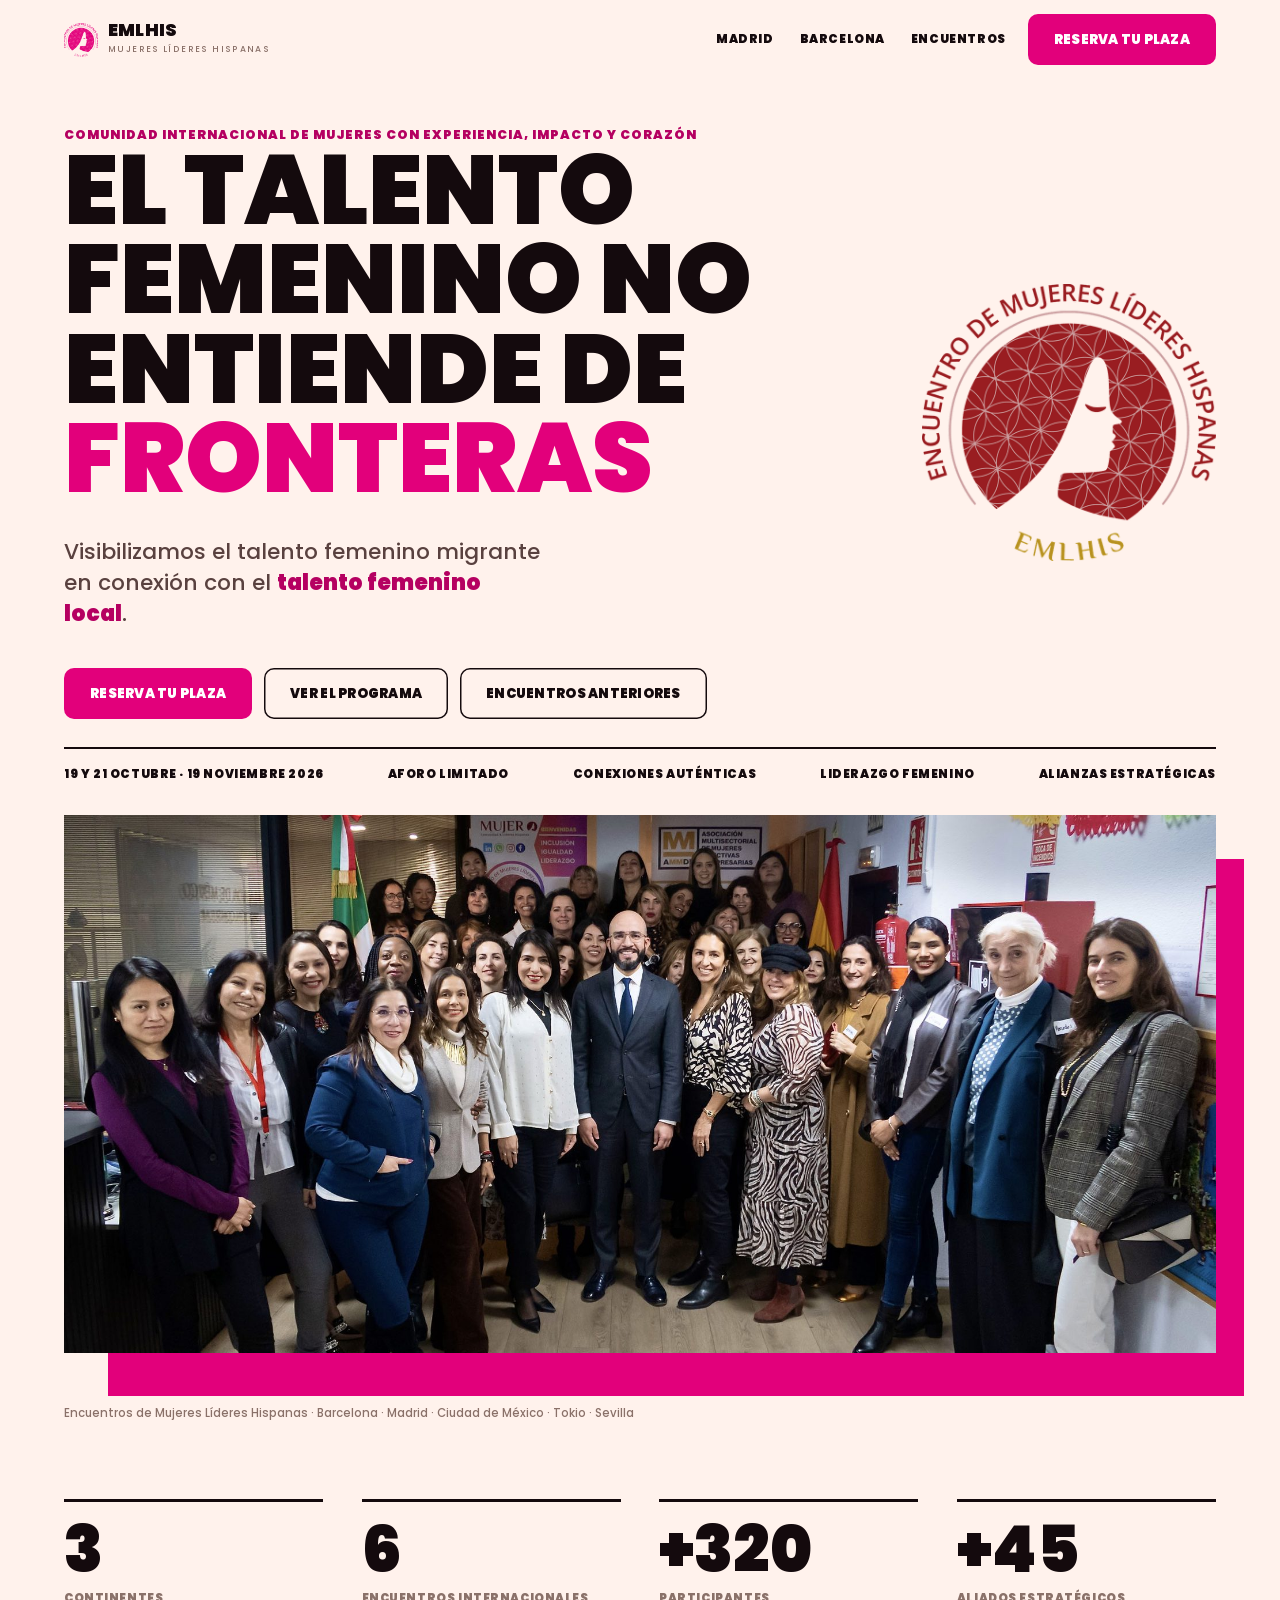
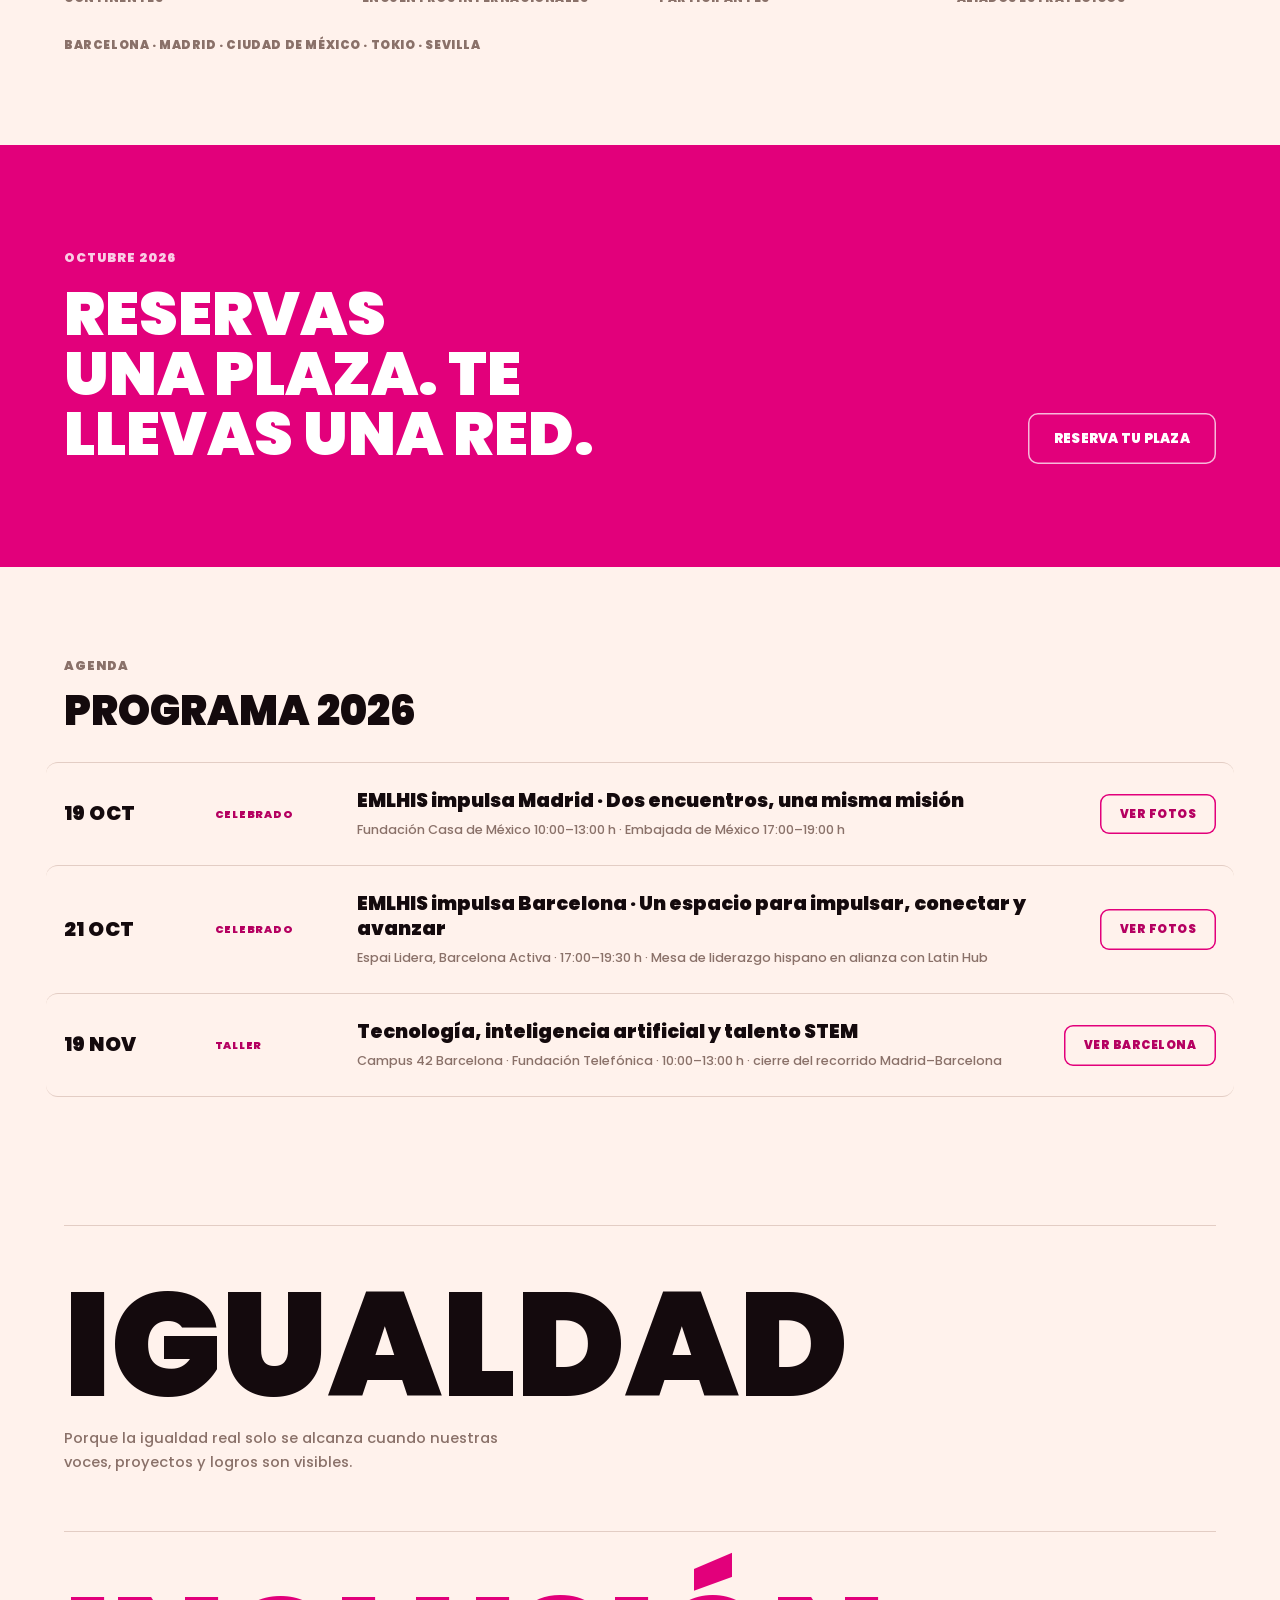
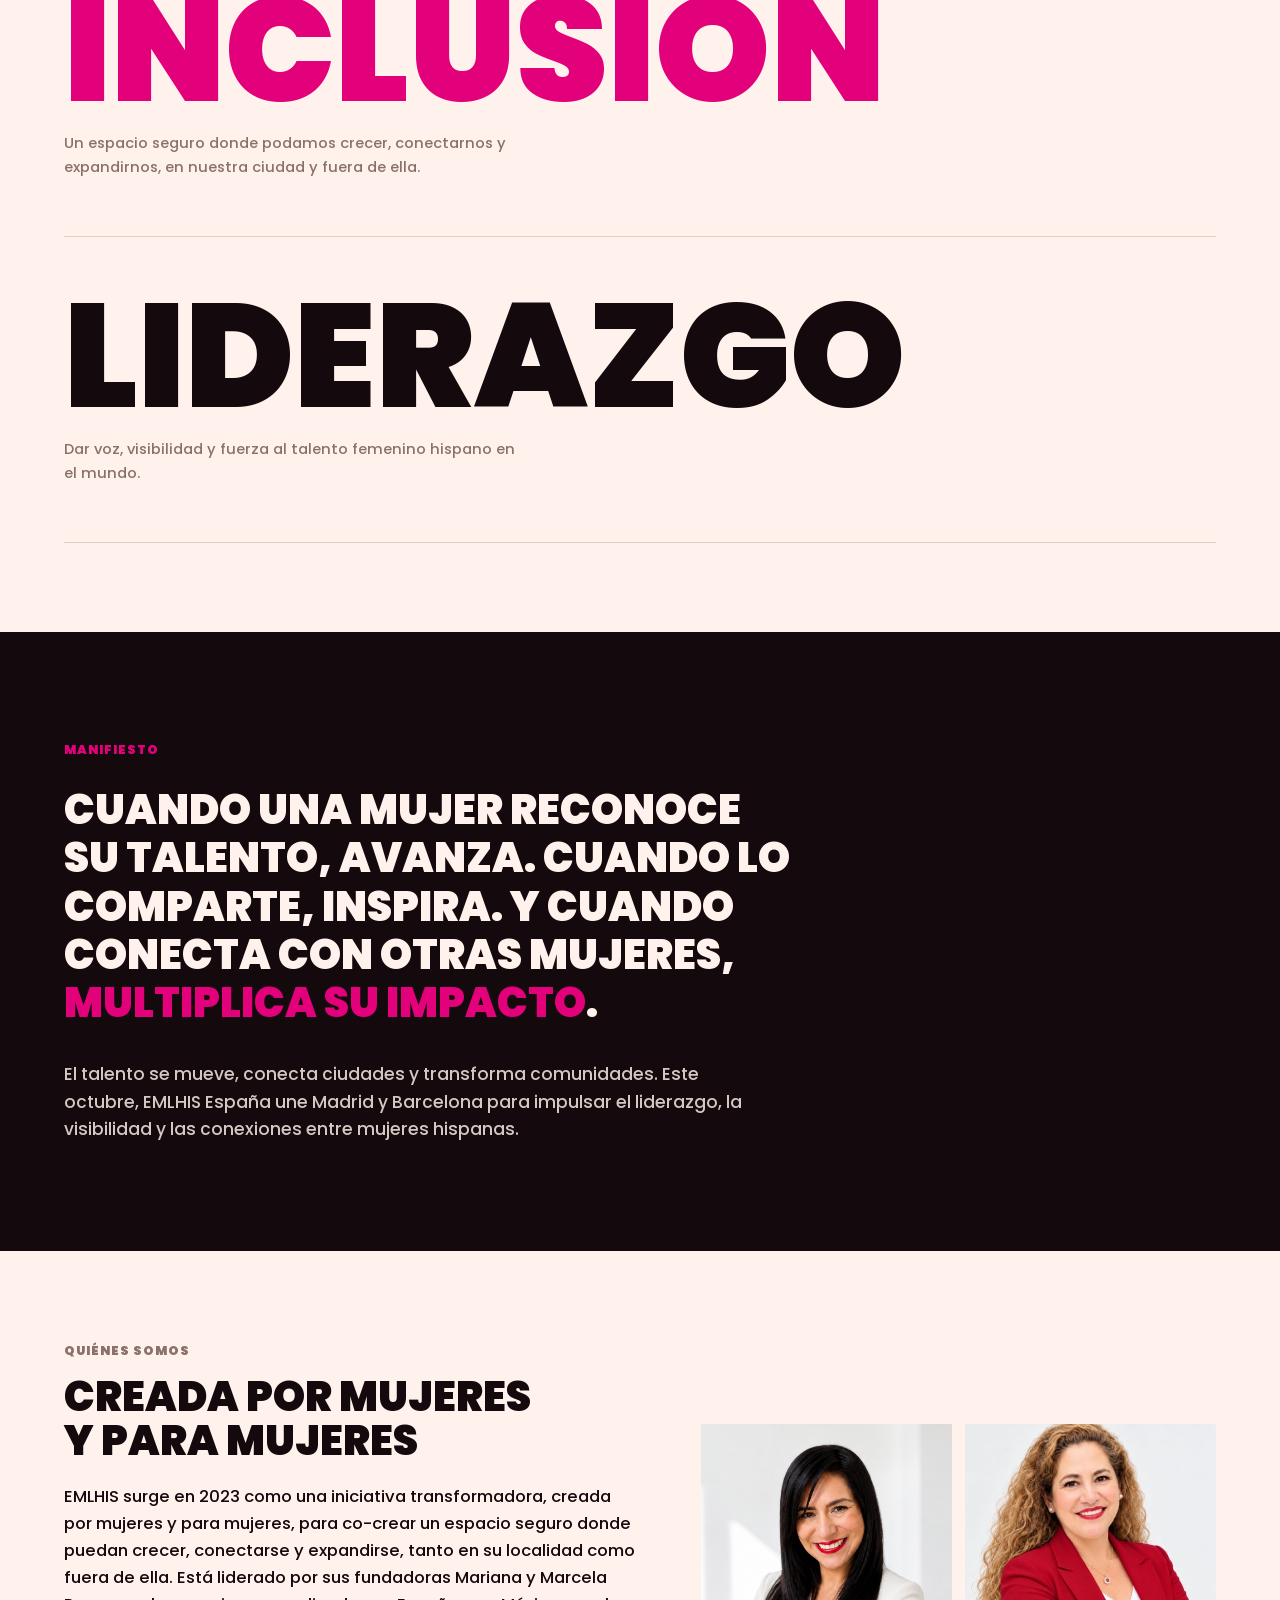
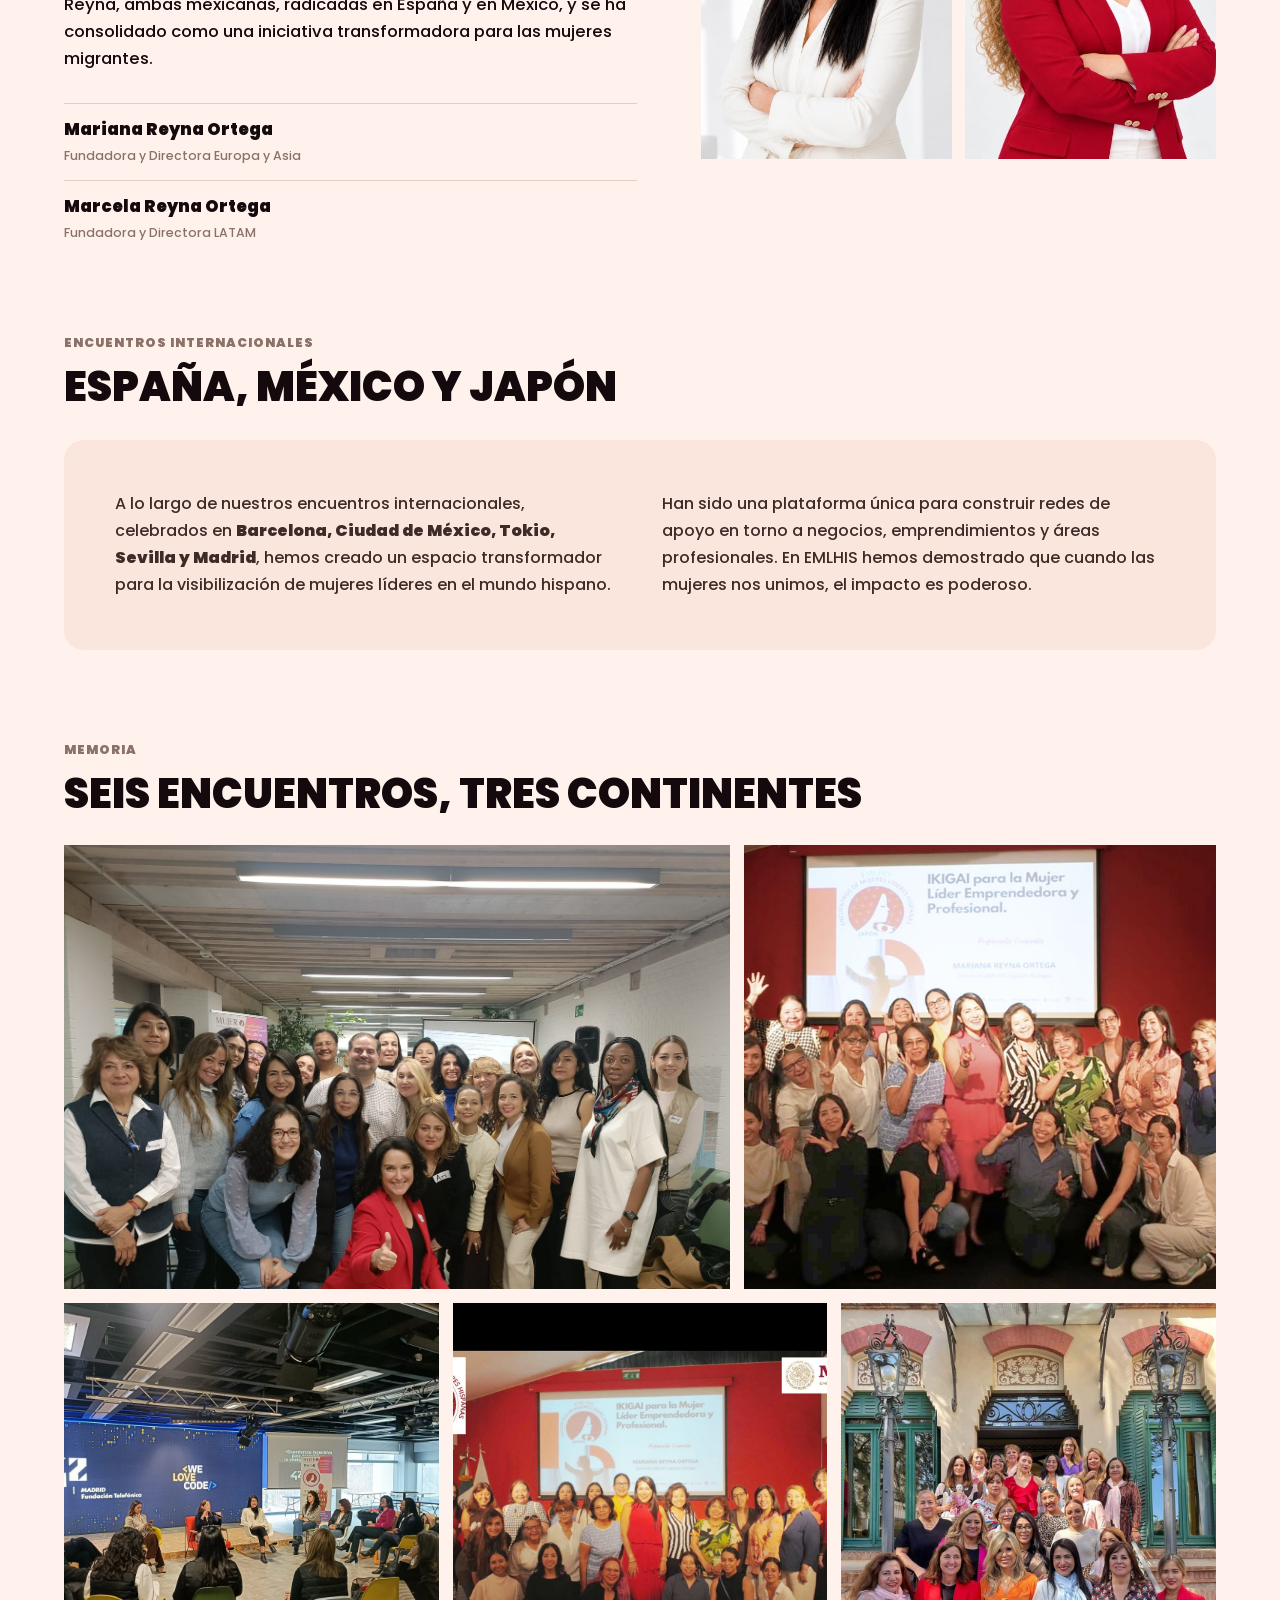
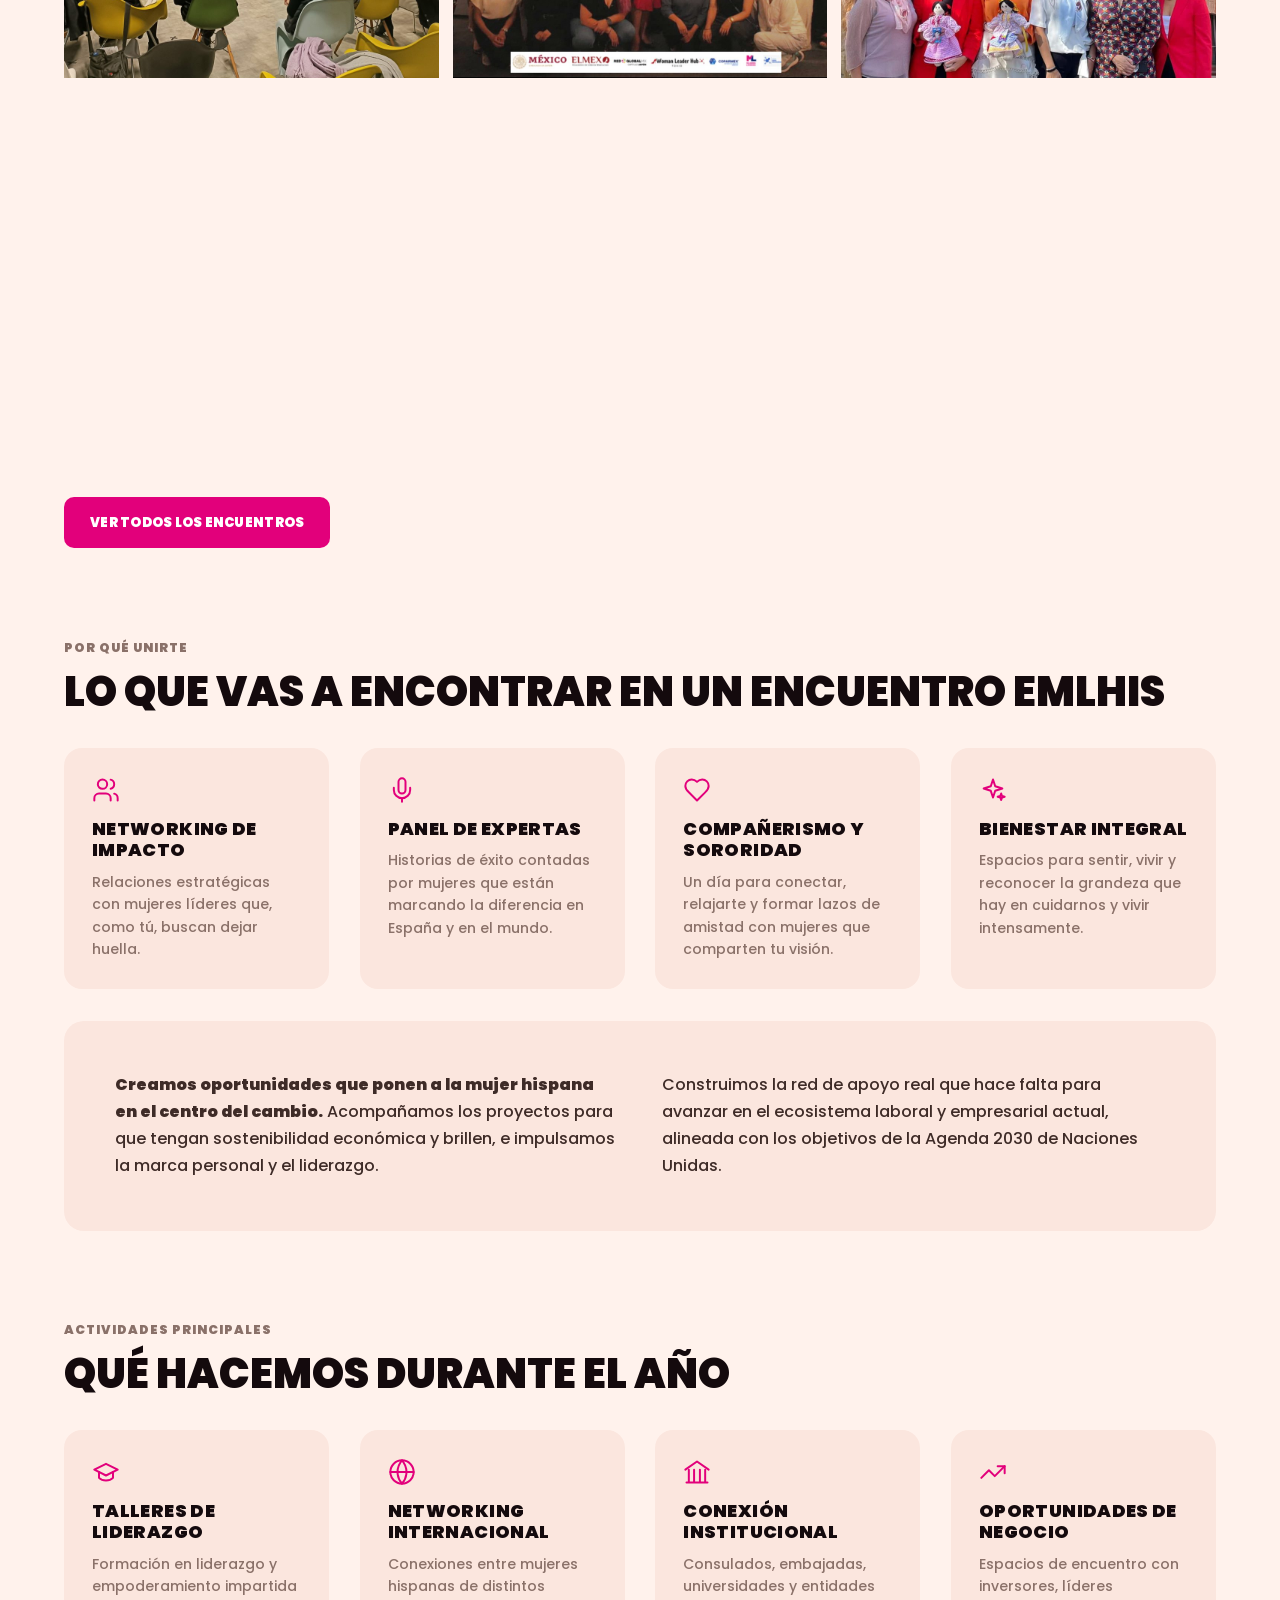
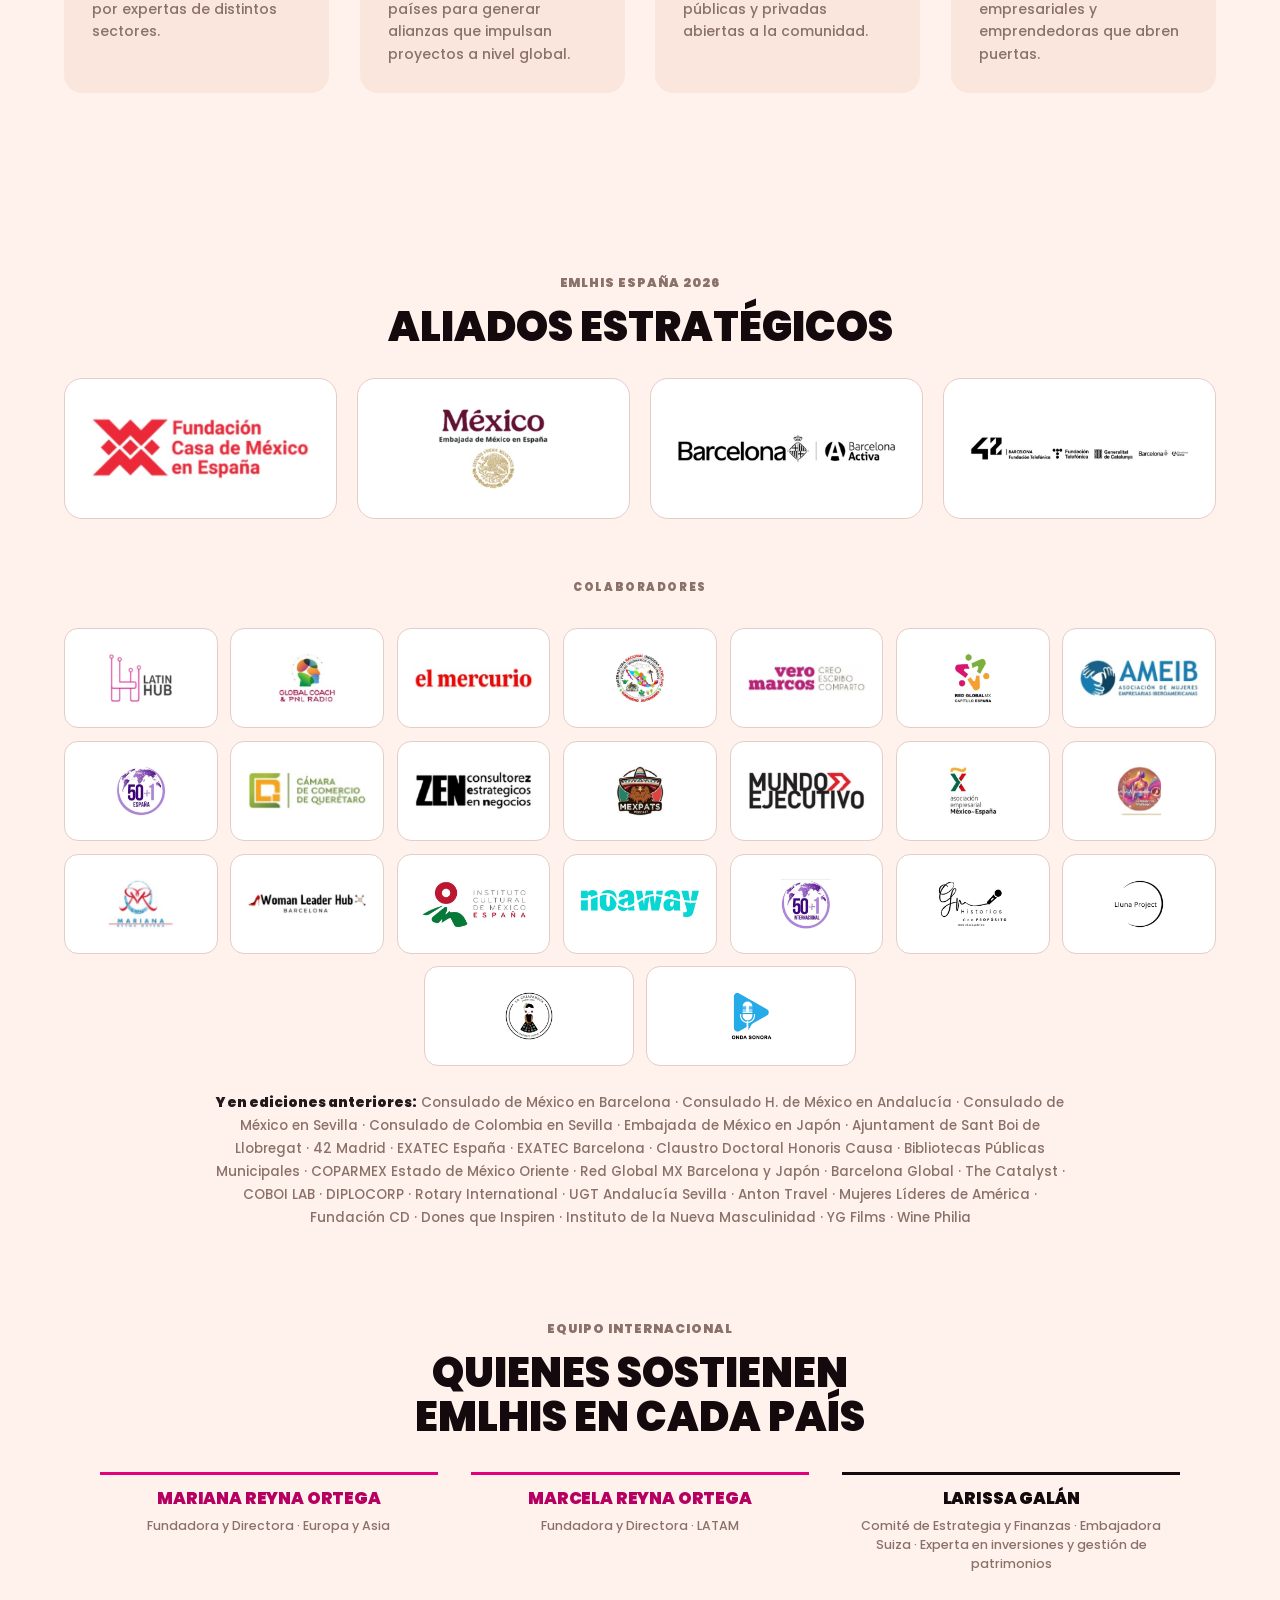
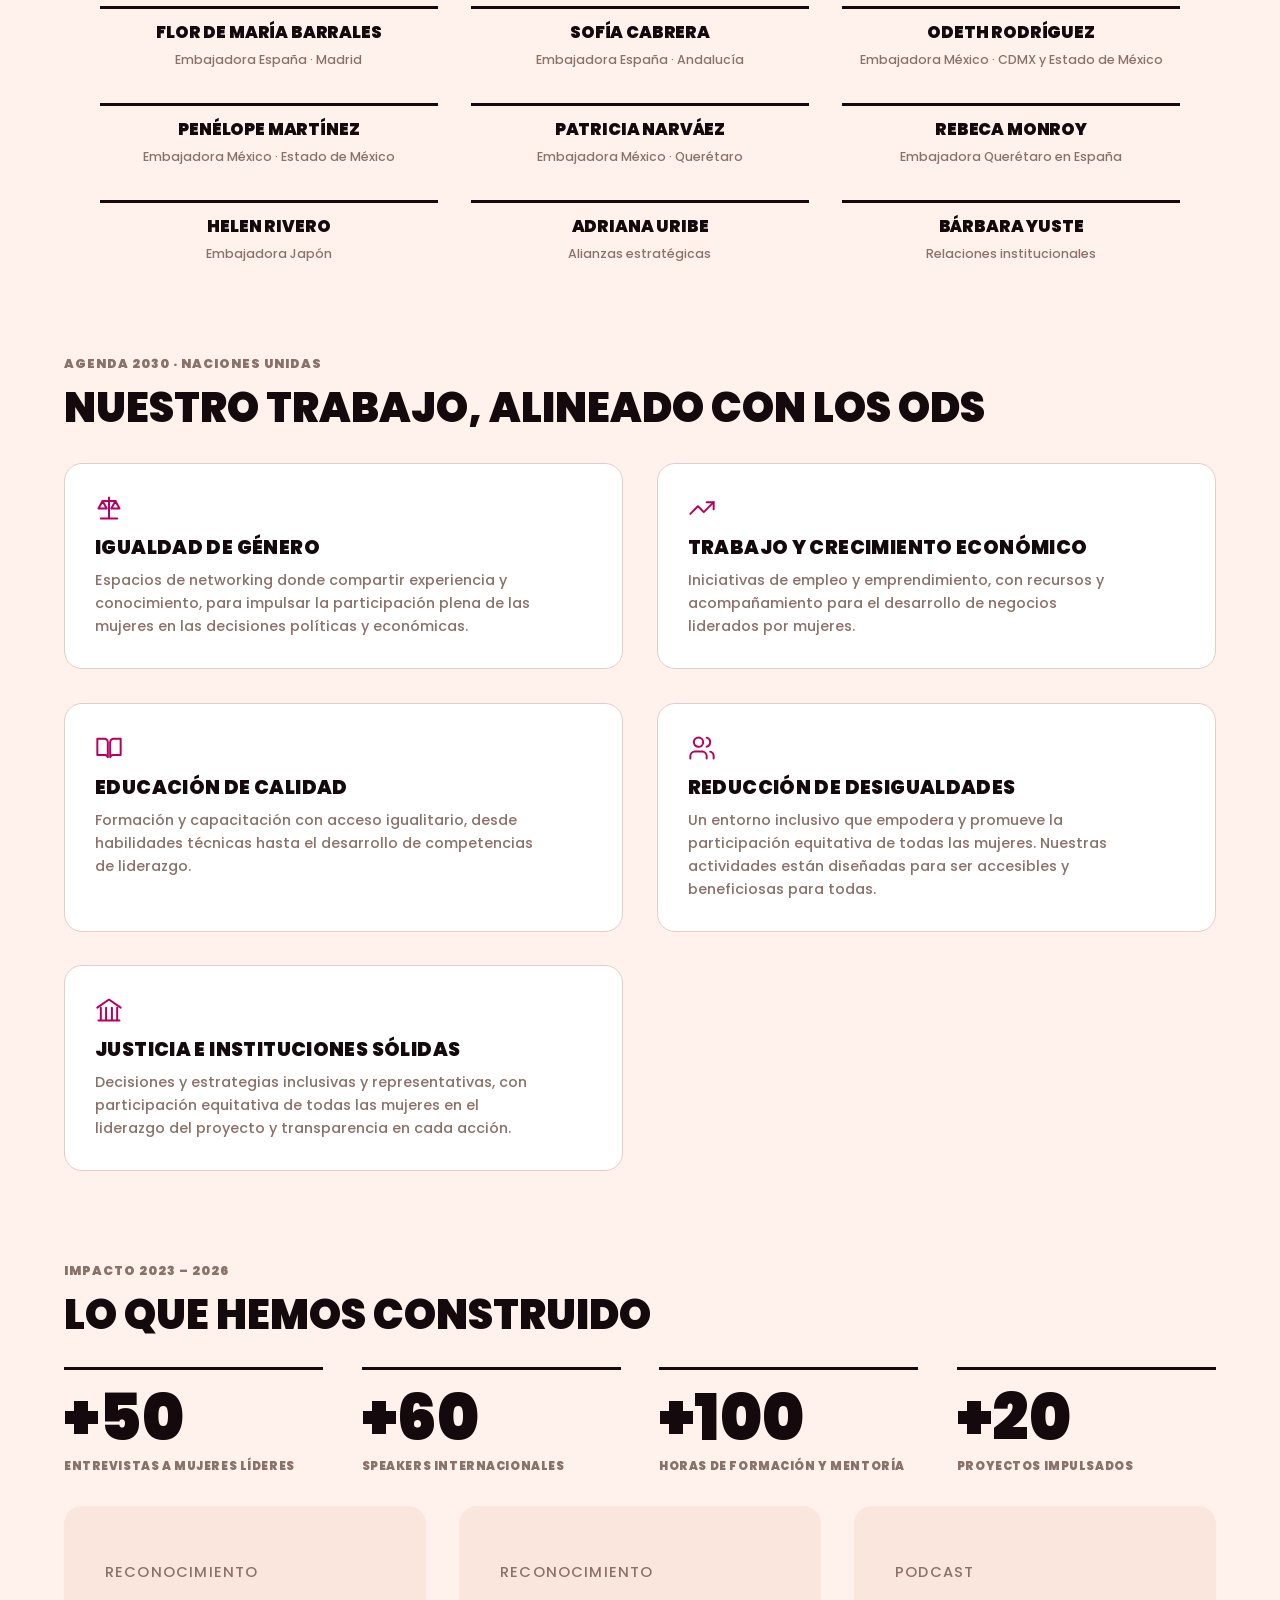
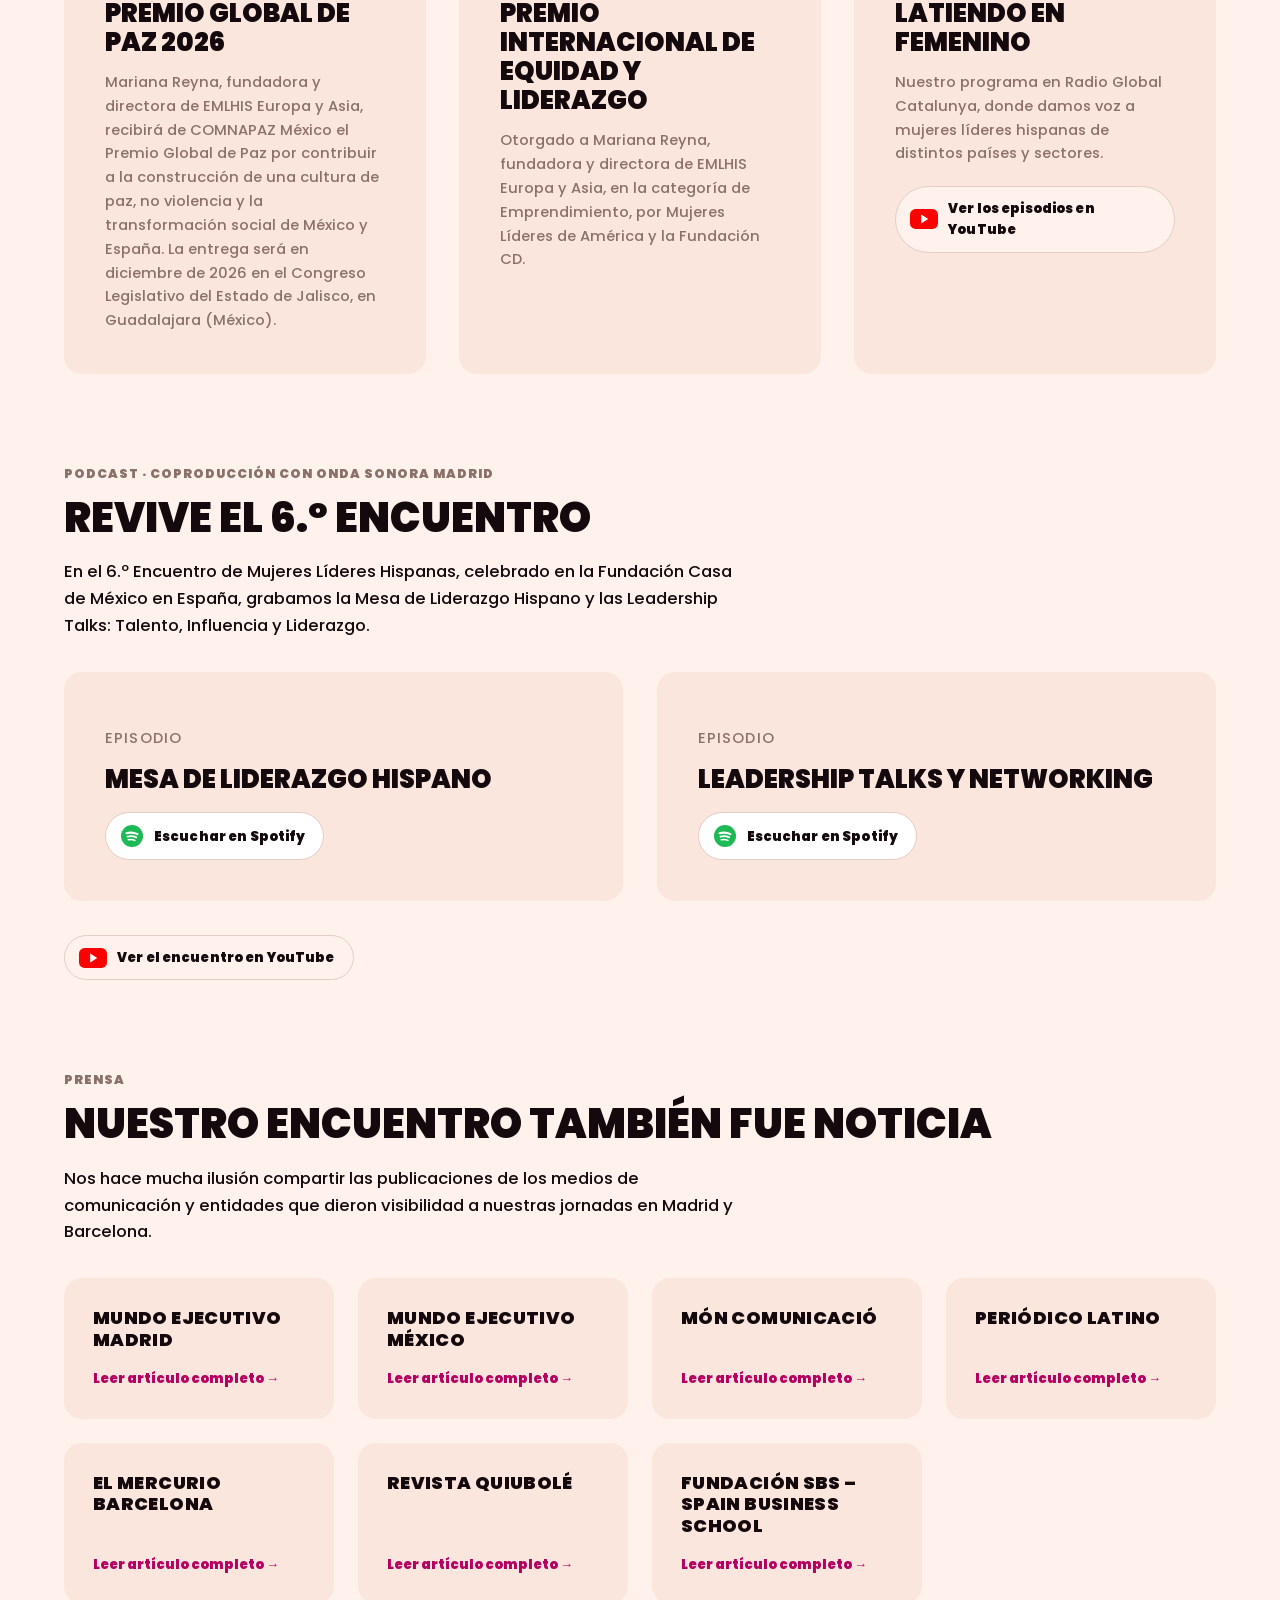
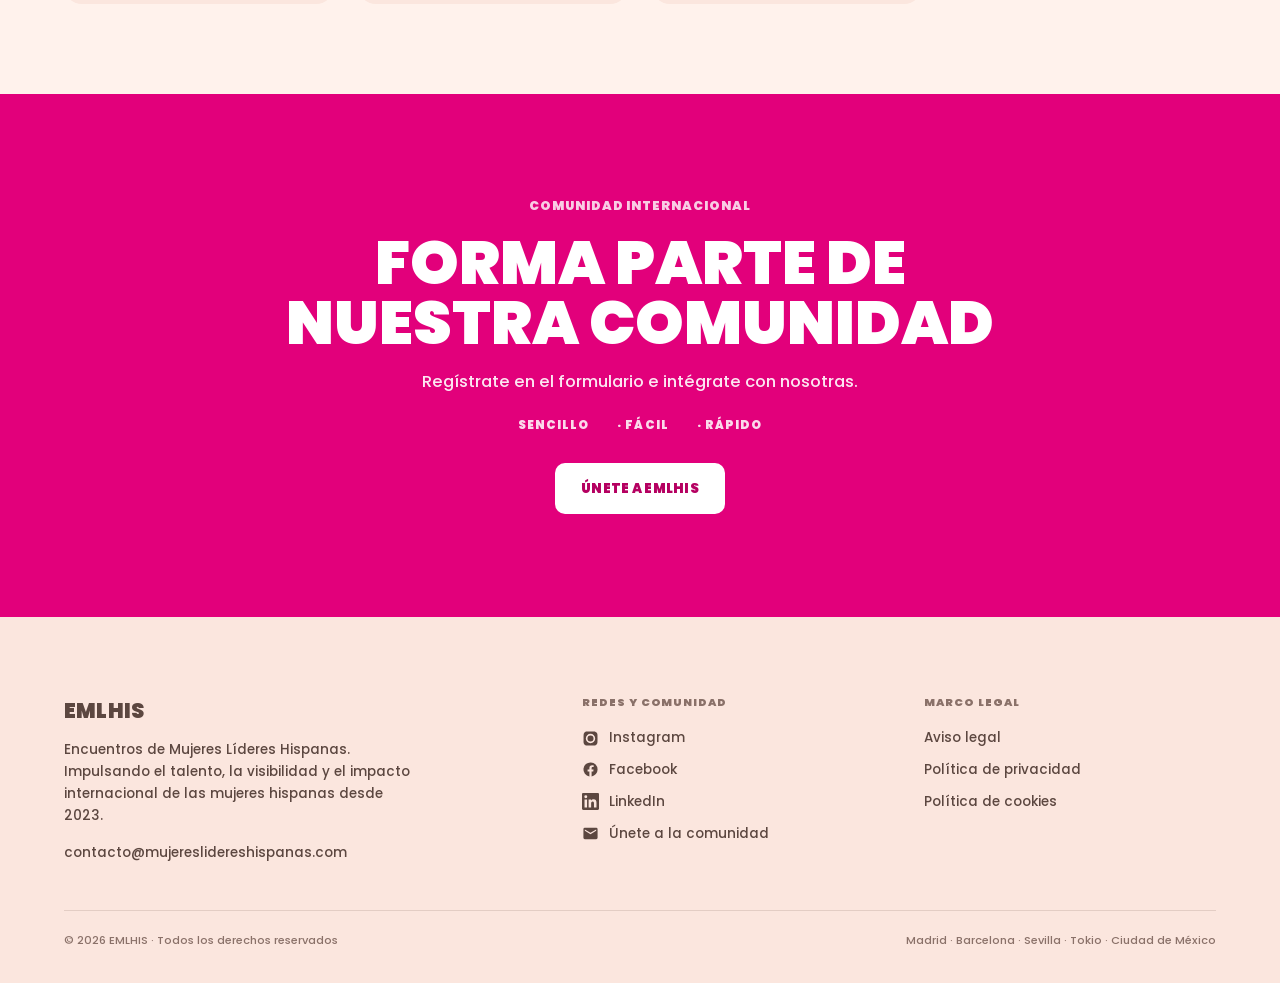
<file: index.html>
<!doctype html>
<html lang="es">
<head>
<meta charset="utf-8">
<meta name="viewport" content="width=device-width,initial-scale=1">
<title>Mujeres Líderes Hispanas · Encuentros en Madrid y Barcelona</title>
<meta name="description" content="Comunidad internacional de mujeres hispanas en España. Encuentros de liderazgo y networking en Madrid (19 oct) y Barcelona (21 oct y 19 nov) de 2026.">
<link rel="icon" type="image/png" href="img/favicon.png">
<link rel="apple-touch-icon" href="img/favicon.png">
<meta property="og:type" content="website">
<meta property="og:site_name" content="EMLHIS">
<meta property="og:locale" content="es_ES">
<meta property="og:title" content="Mujeres Líderes Hispanas · Encuentros en Madrid y Barcelona">
<meta property="og:description" content="Comunidad internacional de mujeres hispanas en España. Encuentros de liderazgo y networking en Madrid (19 oct) y Barcelona (21 oct y 19 nov) de 2026.">
<meta property="og:url" content="https://mujereslidereshispanas.com/">
<meta property="og:image" content="https://mujereslidereshispanas.com/img/og.jpg">
<meta property="og:image:width" content="1200">
<meta property="og:image:height" content="630">
<meta property="og:image:alt" content="EMLHIS. El talento femenino no entiende de fronteras. Madrid y Barcelona, 19 y 21 de octubre de 2026.">
<meta name="twitter:card" content="summary_large_image">
<link rel="canonical" href="https://mujereslidereshispanas.com/">
<link rel="stylesheet" href="styles.css">
<script type="application/ld+json">{"@context":"https://schema.org","@type":"Organization","name":"EMLHIS — Encuentros de Mujeres Líderes Hispanas","alternateName":"EMLHIS","url":"https://mujereslidereshispanas.com/","logo":"https://mujereslidereshispanas.com/img/favicon.png","description":"Comunidad internacional de mujeres hispanas que impulsa el liderazgo, la visibilidad y las conexiones profesionales.","sameAs":["https://www.instagram.com/mujereslideresemlhis/","https://www.facebook.com/emlhis.elmex?locale=es_ES","https://www.linkedin.com/company/mujeres-l%C3%ADderes-hispanas/"]}</script>
</head>
<body>

<header>
  <div class="nav">
    <a class="brand" href="./">
      <img src="img/logo-rosa.png" alt="">
      <span><b>EMLHIS</b><i>Mujeres Líderes Hispanas</i></span>
    </a>
    <nav class="links">
      <a href="madrid/">Madrid</a>
      <a href="barcelona/">Barcelona</a>
      <a href="encuentros/">Encuentros</a>
    </nav>
    <a class="btn" href="https://luma.com/calendar/cal-kecgkxtrnHeTKhY">Reserva tu plaza</a>
  </div>
</header>

<main>

  <section class="hero pad">
    <div class="hero-grid">
      <div class="hero-txt">
        <p class="label">Comunidad internacional de mujeres con experiencia, impacto y corazón</p>
        <h1 class="d1">El talento femenino no entiende de <span class="rosa">fronteras</span></h1>
        <p class="esencia">Visibilizamos el talento femenino migrante en conexión con el <strong>talento femenino local</strong>.</p>
        <div class="acts">
          <a class="btn" href="https://luma.com/calendar/cal-kecgkxtrnHeTKhY">Reserva tu plaza</a>
          <a class="btn line" href="#programa">Ver el programa</a>
          <a class="btn line" href="encuentros/">Encuentros anteriores</a>
        </div>
      </div>
      <img class="hero-mark" src="img/logo-emlhis.png" alt="Encuentros de Mujeres Líderes Hispanas" width="620" height="584" fetchpriority="high">
    </div>
    <div class="rule-meta">
      <span>19 y 21 octubre · 19 noviembre 2026</span>
      <span>Aforo limitado</span>
      <span>Conexiones auténticas</span>
      <span>Liderazgo femenino</span>
      <span>Alianzas estratégicas</span>
    </div>
  </section>

  <div class="offset">
    <div class="frame">
      <img src="img/wide.jpg" alt="Participantes de un Encuentro de Mujeres Líderes Hispanas">
    </div>
    <p class="offcap">Encuentros de Mujeres Líderes Hispanas · Barcelona · Madrid · Ciudad de México · Tokio · Sevilla</p>
  </div>

  <section class="pad" style="padding-top:0">
    <div class="figs">
      <div><b data-to="3">3</b><small>Continentes</small></div>
      <div><b data-to="6">6</b><small>Encuentros internacionales</small></div>
      <div><b data-to="320" data-pre="+">+320</b><small>Participantes</small></div>
      <div><b data-to="45" data-pre="+">+45</b><small>Aliados estratégicos</small></div>
    </div>
    <p class="cities">Barcelona · Madrid · Ciudad de México · Tokio · Sevilla</p>
  </section>

  <section class="band-rosa band-split">
    <div class="pad">
      <div>
        <p class="label">Octubre 2026</p>
        <h2 class="d2" style="margin-top:16px">Reservas una plaza. Te llevas una red.</h2>
      </div>
      <a class="btn ghost" href="https://luma.com/calendar/cal-kecgkxtrnHeTKhY">Reserva tu plaza</a>
    </div>
  </section>

  <section class="pad" id="programa">
    <p class="label q">Agenda</p>
    <h2 class="d3" style="margin:12px 0 30px">Programa 2026</h2>

    <a class="ev" href="encuentros/#madrid-2026">
      <span class="day">19 oct</span>
      <span class="tag">Celebrado</span>
      <span><span class="tt">EMLHIS impulsa Madrid · Dos encuentros, una misma misión</span>
        <span class="vv">Fundación Casa de México 10:00–13:00 h · Embajada de México 17:00–19:00 h</span></span>
      <span class="go">Ver fotos</span>
    </a>

    <a class="ev" href="encuentros/#barcelona-2026">
      <span class="day">21 oct</span>
      <span class="tag">Celebrado</span>
      <span><span class="tt">EMLHIS impulsa Barcelona · Un espacio para impulsar, conectar y avanzar</span>
        <span class="vv">Espai Lidera, Barcelona Activa · 17:00–19:30 h · Mesa de liderazgo hispano en alianza con Latin Hub</span></span>
      <span class="go">Ver fotos</span>
    </a>

    <a class="ev" href="barcelona/">
      <span class="day">19 nov</span>
      <span class="tag">Taller</span>
      <span><span class="tt">Tecnología, inteligencia artificial y talento STEM</span>
        <span class="vv">Campus 42 Barcelona · Fundación Telefónica · 10:00–13:00 h · cierre del recorrido Madrid–Barcelona</span></span>
      <span class="go">Ver Barcelona</span>
    </a>
  </section>

  <section class="pad" style="padding-top:clamp(20px,3vw,44px)">
    <div class="stack">
      <article>
        <h3>Igualdad</h3>
        <p>Porque la igualdad real solo se alcanza cuando nuestras voces, proyectos y logros son visibles.</p>
      </article>
      <article>
        <h3 class="rosa">Inclusión</h3>
        <p>Un espacio seguro donde podamos crecer, conectarnos y expandirnos, en nuestra ciudad y fuera de ella.</p>
      </article>
      <article>
        <h3>Liderazgo</h3>
        <p>Dar voz, visibilidad y fuerza al talento femenino hispano en el mundo.</p>
      </article>
    </div>
  </section>

  <section class="band-ink">
    <div class="pad">
      <p class="label">Manifiesto</p>
      <h2 class="d3" style="margin-top:26px">Cuando una mujer reconoce su talento, avanza. Cuando lo comparte, inspira. Y cuando conecta con otras mujeres, <span class="rosa">multiplica su impacto</span>.</h2>
      <p class="manifiesto">El talento se mueve, conecta ciudades y transforma comunidades. Este octubre, EMLHIS España une Madrid y Barcelona para impulsar el liderazgo, la visibilidad y las conexiones entre mujeres hispanas.</p>
    </div>
  </section>

  <section class="pad" id="nosotras">
    <div class="two">
      <div>
        <p class="label q">Quiénes somos</p>
        <h2 class="d3" style="margin:14px 0 22px">Creada por mujeres y para mujeres</h2>
        <p class="body-l">EMLHIS surge en 2023 como una iniciativa transformadora, creada por mujeres y para mujeres, para co-crear un espacio seguro donde puedan crecer, conectarse y expandirse, tanto en su localidad como fuera de ella. Está liderado por sus fundadoras Mariana y Marcela Reyna, ambas mexicanas, radicadas en España y en México, y se ha consolidado como una iniciativa transformadora para las mujeres migrantes.</p>
        <div class="who">
          <div><b>Mariana Reyna Ortega</b><small>Fundadora y Directora Europa y Asia</small></div>
          <div><b>Marcela Reyna Ortega</b><small>Fundadora y Directora LATAM</small></div>
        </div>
      </div>
      <div class="ph">
        <img src="img/mariana.jpg" alt="Mariana Reyna Ortega, fundadora y directora de EMLHIS Europa y Asia"
             onerror="this.onerror=null;this.src='img/f1.jpg'">
        <img src="img/marcela-2026.jpg" alt="Marcela Reyna Ortega, fundadora y directora de EMLHIS LATAM"
             onerror="this.onerror=null;this.src='img/f2.jpg'">
      </div>
    </div>
  </section>

  <section class="pad" id="internacionales" style="padding-top:0">
    <p class="label q">Encuentros internacionales</p>
    <h2 class="d3" style="margin-top:12px">España, México y Japón</h2>
    <div class="wide">
      <p>A lo largo de nuestros encuentros internacionales, celebrados en <strong>Barcelona, Ciudad de México, Tokio, Sevilla y Madrid</strong>, hemos creado un espacio transformador para la visibilización de mujeres líderes en el mundo hispano.</p>
      <p>Han sido una plataforma única para construir redes de apoyo en torno a negocios, emprendimientos y áreas profesionales. En EMLHIS hemos demostrado que cuando las mujeres nos unimos, el impacto es poderoso.</p>
    </div>
  </section>

  <section class="pad" id="memoria" style="padding-top:0">
    <p class="label q">Memoria</p>
    <h2 class="d3" style="margin-top:12px">Seis encuentros, tres continentes</h2>
    <div class="grid">
      <img class="ga" src="img/g1.jpg" alt="Encuentro de Mujeres Líderes Hispanas, fotografía de grupo">
      <img class="gb" src="img/g2.jpg" alt="Encuentro EMLHIS en Tokio, Japón">
      <img class="gc" src="img/g3.jpg" alt="Jornada EMLHIS en Campus 42 Barcelona">
      <img class="gc" src="img/g4.jpg" alt="Encuentro EMLHIS en Ciudad de México">
      <img class="gc" src="img/g5.jpg" alt="Participantes de EMLHIS en Barcelona">
      <img class="gd" src="img/g6.jpg" alt="Jornada formativa de EMLHIS">
      <img class="gd" src="img/g7.jpg" alt="Participantes celebrando al cierre de un encuentro EMLHIS">
    </div>
    <div class="acts ver-mas"><a class="btn" href="encuentros/">Ver todos los encuentros</a></div>
  </section>

  <section class="pad" id="razones" style="padding-top:0">
    <p class="label q">Por qué unirte</p>
    <h2 class="d3" style="margin-top:12px">Lo que vas a encontrar en un encuentro EMLHIS</h2>
    <div class="quad">
      <article>
        <svg viewBox="0 0 24 24" aria-hidden="true"><path d="M16 21v-2a4 4 0 0 0-4-4H6a4 4 0 0 0-4 4v2"/><circle cx="9" cy="7" r="4"/><path d="M22 21v-2a4 4 0 0 0-3-3.87M16 3.13a4 4 0 0 1 0 7.75"/></svg><h3>Networking de impacto</h3>
        <p>Relaciones estratégicas con mujeres líderes que, como tú, buscan dejar huella.</p>
      </article>
      <article>
        <svg viewBox="0 0 24 24" aria-hidden="true"><path d="M12 2a3 3 0 0 0-3 3v7a3 3 0 0 0 6 0V5a3 3 0 0 0-3-3Z"/><path d="M19 10v2a7 7 0 0 1-14 0v-2"/><path d="M12 19v3"/></svg><h3>Panel de expertas</h3>
        <p>Historias de éxito contadas por mujeres que están marcando la diferencia en España y en el mundo.</p>
      </article>
      <article>
        <svg viewBox="0 0 24 24" aria-hidden="true"><path d="M19 14c1.49-1.46 3-3.21 3-5.5A5.5 5.5 0 0 0 16.5 3c-1.76 0-3 .5-4.5 2-1.5-1.5-2.74-2-4.5-2A5.5 5.5 0 0 0 2 8.5c0 2.3 1.5 4.05 3 5.5l7 7Z"/></svg><h3>Compañerismo y sororidad</h3>
        <p>Un día para conectar, relajarte y formar lazos de amistad con mujeres que comparten tu visión.</p>
      </article>
      <article>
        <svg viewBox="0 0 24 24" aria-hidden="true"><path d="M12 3l1.9 5.8L20 10.7l-6.1 1.9L12 18.4l-1.9-5.7L4 10.7l6.1-1.9Z"/><path d="M19 15l.7 2.1 2.3.7-2.3.7-.7 2.1-.7-2.1-2.3-.7 2.3-.7Z"/></svg><h3>Bienestar integral</h3>
        <p>Espacios para sentir, vivir y reconocer la grandeza que hay en cuidarnos y vivir intensamente.</p>
      </article>
    </div>
    <div class="wide">
      <p><strong>Creamos oportunidades que ponen a la mujer hispana en el centro del cambio.</strong> Acompañamos los proyectos para que tengan sostenibilidad económica y brillen, e impulsamos la marca personal y el liderazgo.</p>
      <p>Construimos la red de apoyo real que hace falta para avanzar en el ecosistema laboral y empresarial actual, alineada con los objetivos de la Agenda 2030 de Naciones Unidas.</p>
    </div>
  </section>

  <section class="pad" id="actividades" style="padding-top:0">
    <p class="label q">Actividades principales</p>
    <h2 class="d3" style="margin-top:12px">Qué hacemos durante el año</h2>
    <div class="quad">
      <article>
        <svg viewBox="0 0 24 24" aria-hidden="true"><path d="M22 10 12 5 2 10l10 5 10-5Z"/><path d="M6 12v5c3 3 9 3 12 0v-5"/></svg><h3>Talleres de liderazgo</h3>
        <p>Formación en liderazgo y empoderamiento impartida por expertas de distintos sectores.</p>
      </article>
      <article>
        <svg viewBox="0 0 24 24" aria-hidden="true"><circle cx="12" cy="12" r="10"/><path d="M2 12h20"/><path d="M12 2a15 15 0 0 1 0 20 15 15 0 0 1 0-20Z"/></svg><h3>Networking internacional</h3>
        <p>Conexiones entre mujeres hispanas de distintos países para generar alianzas que impulsan proyectos a nivel global.</p>
      </article>
      <article>
        <svg viewBox="0 0 24 24" aria-hidden="true"><path d="M3 21h18M5 21V10M9.5 21V10M14.5 21V10M19 21V10"/><path d="M2 10 12 3l10 7"/></svg><h3>Conexión institucional</h3>
        <p>Consulados, embajadas, universidades y entidades públicas y privadas abiertas a la comunidad.</p>
      </article>
      <article>
        <svg viewBox="0 0 24 24" aria-hidden="true"><path d="M22 7 13.5 15.5l-5-5L2 17"/><path d="M16 7h6v6"/></svg><h3>Oportunidades de negocio</h3>
        <p>Espacios de encuentro con inversores, líderes empresariales y emprendedoras que abren puertas.</p>
      </article>
    </div>
  </section>

  <section class="pad centrada" id="aliados">
    <p class="label q">EMLHIS España 2026</p>
    <h2 class="d3" style="margin-top:12px">Aliados estratégicos</h2>
    <div class="top-allies">
      <div><img src="img/aliados/casa-mexico.png" alt="Fundación Casa de México en España" loading="lazy" onerror="this.parentNode.innerHTML='&lt;span&gt;Fundación Casa de México en España&lt;/span&gt;'"></div>
      <div><img src="img/aliados/embajada-mexico.png" alt="Embajada de México en España" loading="lazy" onerror="this.parentNode.innerHTML='&lt;span&gt;Embajada de México en España&lt;/span&gt;'"></div>
      <div><img src="img/aliados/barcelona-activa.png" alt="Ajuntament de Barcelona · Barcelona Activa" loading="lazy" onerror="this.parentNode.innerHTML='&lt;span&gt;Ajuntament de Barcelona · Barcelona Activa&lt;/span&gt;'"></div>
      <div><img src="img/aliados/campus42.png" alt="42 Barcelona · Fundación Telefónica · Generalitat de Catalunya" loading="lazy" onerror="this.parentNode.innerHTML='&lt;span&gt;42 Barcelona · Fundación Telefónica · Generalitat de Catalunya&lt;/span&gt;'"></div>
    </div>

    <p class="subhead">Colaboradores</p>
    <div class="logos">
      <div><img src="img/aliados/latin-hub.png" alt="Latin Hub" loading="lazy" onerror="this.parentNode.innerHTML='&lt;span&gt;Latin Hub&lt;/span&gt;'"></div>
      <div><img src="img/aliados/global-coach.png" alt="Global Coach & PNL Radio" loading="lazy" onerror="this.parentNode.innerHTML='&lt;span&gt;Global Coach & PNL Radio&lt;/span&gt;'"></div>
      <div><img src="img/aliados/el-mercurio.png" alt="El Mercurio" loading="lazy" onerror="this.parentNode.innerHTML='&lt;span&gt;El Mercurio&lt;/span&gt;'"></div>
      <div><img src="img/aliados/gubernatura-indigena.png" alt="Gubernatura Nacional Indígena Altiplano" loading="lazy" onerror="this.parentNode.innerHTML='&lt;span&gt;Gubernatura Nacional Indígena Altiplano&lt;/span&gt;'"></div>
      <div><img src="img/aliados/vero-marcos.png" alt="Vero Marcos" loading="lazy" onerror="this.parentNode.innerHTML='&lt;span&gt;Vero Marcos&lt;/span&gt;'"></div>
      <div><img src="img/aliados/redglobal-espana.png" alt="Red Global MX · Capítulo España" loading="lazy" onerror="this.parentNode.innerHTML='&lt;span&gt;Red Global MX · Capítulo España&lt;/span&gt;'"></div>
      <div><img src="img/aliados/ameib.png" alt="AMEIB · Asociación de Mujeres Empresarias Iberoamericanas" loading="lazy" onerror="this.parentNode.innerHTML='&lt;span&gt;AMEIB · Asociación de Mujeres Empresarias Iberoamericanas&lt;/span&gt;'"></div>
      <div><img src="img/aliados/cincuenta-mas-uno.png" alt="50+1 España" loading="lazy" onerror="this.parentNode.innerHTML='&lt;span&gt;50+1 España&lt;/span&gt;'"></div>
      <div><img src="img/aliados/camara-queretaro.png" alt="Cámara de Comercio de Querétaro · Delegación España" loading="lazy" onerror="this.parentNode.innerHTML='&lt;span&gt;Cámara de Comercio de Querétaro · Delegación España&lt;/span&gt;'"></div>
      <div><img src="img/aliados/zen-consultorez.png" alt="ZEN Consultorez Estratégicos en Negocios" loading="lazy" onerror="this.parentNode.innerHTML='&lt;span&gt;ZEN Consultorez Estratégicos en Negocios&lt;/span&gt;'"></div>
      <div><img src="img/aliados/mexpats.png" alt="Mexpats Podcast" loading="lazy" onerror="this.parentNode.innerHTML='&lt;span&gt;Mexpats Podcast&lt;/span&gt;'"></div>
      <div><img src="img/aliados/mundo-ejecutivo.png" alt="Mundo Ejecutivo" loading="lazy" onerror="this.parentNode.innerHTML='&lt;span&gt;Mundo Ejecutivo&lt;/span&gt;'"></div>
      <div><img src="img/aliados/asociacion-mx-es.png" alt="Asociación Empresarial México–España" loading="lazy" onerror="this.parentNode.innerHTML='&lt;span&gt;Asociación Empresarial México–España&lt;/span&gt;'"></div>
      <div><img src="img/aliados/latiendo-en-femenino.png" alt="Latiendo en Femenino" loading="lazy" onerror="this.parentNode.innerHTML='&lt;span&gt;Latiendo en Femenino&lt;/span&gt;'"></div>
      <div><img src="img/aliados/mariana-reyna.png" alt="Mariana Reyna Ortega" loading="lazy" onerror="this.parentNode.innerHTML='&lt;span&gt;Mariana Reyna Ortega&lt;/span&gt;'"></div>
      <div><img src="img/aliados/woman-leader-hub.png" alt="Woman Leader Hub Barcelona" loading="lazy" onerror="this.parentNode.innerHTML='&lt;span&gt;Woman Leader Hub Barcelona&lt;/span&gt;'"></div>
      <div><img src="img/aliados/instituto-cultural-mexico.png" alt="Instituto Cultural de México en España" loading="lazy" onerror="this.parentNode.innerHTML='&lt;span&gt;Instituto Cultural de México en España&lt;/span&gt;'"></div>
      <div><img src="img/aliados/noaway.png" alt="Noaway" loading="lazy" onerror="this.parentNode.innerHTML='&lt;span&gt;Noaway&lt;/span&gt;'"></div>
      <div><img src="img/aliados/50mas1-internacional.png" alt="50+1 Internacional" loading="lazy" onerror="this.parentNode.innerHTML='&lt;span&gt;50+1 Internacional&lt;/span&gt;'"></div>
      <div><img src="img/aliados/historias-con-proposito.png" alt="Historias con Propósito" loading="lazy" onerror="this.parentNode.innerHTML='&lt;span&gt;Historias con Propósito&lt;/span&gt;'"></div>
      <div><img src="img/aliados/lluna-project.png" alt="Lluna Project" loading="lazy" onerror="this.parentNode.innerHTML='&lt;span&gt;Lluna Project&lt;/span&gt;'"></div>
      <div><img src="img/aliados/la-chiapaneca.png" alt="La Chiapaneca Specialty Coffee" loading="lazy" onerror="this.parentNode.innerHTML='&lt;span&gt;La Chiapaneca Specialty Coffee&lt;/span&gt;'"></div>
      <div><img src="img/aliados/onda-sonora.png" alt="Onda Sonora" loading="lazy" onerror="this.parentNode.innerHTML='&lt;span&gt;Onda Sonora&lt;/span&gt;'"></div>
    </div>

    <p class="logos-mas"><strong>Y en ediciones anteriores:</strong> Consulado de México en Barcelona · Consulado H. de México en Andalucía · Consulado de México en Sevilla · Consulado de Colombia en Sevilla · Embajada de México en Japón · Ajuntament de Sant Boi de Llobregat · 42 Madrid · EXATEC España · EXATEC Barcelona · Claustro Doctoral Honoris Causa · Bibliotecas Públicas Municipales · COPARMEX Estado de México Oriente · Red Global MX Barcelona y Japón · Barcelona Global · The Catalyst · COBOI LAB · DIPLOCORP · Rotary International · UGT Andalucía Sevilla · Anton Travel · Mujeres Líderes de América · Fundación CD · Dones que Inspiren · Instituto de la Nueva Masculinidad · YG Films · Wine Philia</p>
  </section>

  <section class="pad centrada" id="equipo" style="padding-top:0">
    <p class="label q">Equipo internacional</p>
    <h2 class="d3" style="margin-top:12px">Quienes sostienen EMLHIS en cada país</h2>
    <div class="team-txt">
      <article class="lead"><b>Mariana Reyna Ortega</b><small>Fundadora y Directora · Europa y Asia</small></article>
      <article class="lead"><b>Marcela Reyna Ortega</b><small>Fundadora y Directora · LATAM</small></article>
      <article><b>Larissa Galán</b><small>Comité de Estrategia y Finanzas · Embajadora Suiza · Experta en inversiones y gestión de patrimonios</small></article>
      <article><b>Flor de María Barrales</b><small>Embajadora España · Madrid</small></article>
      <article><b>Sofía Cabrera</b><small>Embajadora España · Andalucía</small></article>
      <article><b>Odeth Rodríguez</b><small>Embajadora México · CDMX y Estado de México</small></article>
      <article><b>Penélope Martínez</b><small>Embajadora México · Estado de México</small></article>
      <article><b>Patricia Narváez</b><small>Embajadora México · Querétaro</small></article>
      <article><b>Rebeca Monroy</b><small>Embajadora Querétaro en España</small></article>
      <article><b>Helen Rivero</b><small>Embajadora Japón</small></article>
      <article><b>Adriana Uribe</b><small>Alianzas estratégicas</small></article>
      <article><b>Bárbara Yuste</b><small>Relaciones institucionales</small></article>
    </div>
  </section>

  <section class="pad" id="ods" style="padding-top:0">
    <p class="label q">Agenda 2030 · Naciones Unidas</p>
    <h2 class="d3" style="margin-top:12px">Nuestro trabajo, alineado con los ODS</h2>
    <div class="ods">
      <article>
        <svg viewBox="0 0 24 24" aria-hidden="true"><path d="M12 3v18M5 21h14"/><path d="M6.5 6 3 12.5h7Z"/><path d="M17.5 6 14 12.5h7Z"/><path d="M6.5 6h11"/></svg><h3>Igualdad de género</h3>
        <p>Espacios de networking donde compartir experiencia y conocimiento, para impulsar la participación plena de las mujeres en las decisiones políticas y económicas.</p>
      </article>
      <article>
        <svg viewBox="0 0 24 24" aria-hidden="true"><path d="M22 7 13.5 15.5l-5-5L2 17"/><path d="M16 7h6v6"/></svg><h3>Trabajo y crecimiento económico</h3>
        <p>Iniciativas de empleo y emprendimiento, con recursos y acompañamiento para el desarrollo de negocios liderados por mujeres.</p>
      </article>
      <article>
        <svg viewBox="0 0 24 24" aria-hidden="true"><path d="M2 4h6a3 3 0 0 1 3 3v13a2.5 2.5 0 0 0-2.5-2H2Z"/><path d="M22 4h-6a3 3 0 0 0-3 3v13a2.5 2.5 0 0 1 2.5-2H22Z"/></svg><h3>Educación de calidad</h3>
        <p>Formación y capacitación con acceso igualitario, desde habilidades técnicas hasta el desarrollo de competencias de liderazgo.</p>
      </article>
      <article>
        <svg viewBox="0 0 24 24" aria-hidden="true"><path d="M16 21v-2a4 4 0 0 0-4-4H6a4 4 0 0 0-4 4v2"/><circle cx="9" cy="7" r="4"/><path d="M22 21v-2a4 4 0 0 0-3-3.87M16 3.13a4 4 0 0 1 0 7.75"/></svg><h3>Reducción de desigualdades</h3>
        <p>Un entorno inclusivo que empodera y promueve la participación equitativa de todas las mujeres. Nuestras actividades están diseñadas para ser accesibles y beneficiosas para todas.</p>
      </article>
      <article>
        <svg viewBox="0 0 24 24" aria-hidden="true"><path d="M3 21h18M5 21V10M9.5 21V10M14.5 21V10M19 21V10"/><path d="M2 10 12 3l10 7"/></svg><h3>Justicia e instituciones sólidas</h3>
        <p>Decisiones y estrategias inclusivas y representativas, con participación equitativa de todas las mujeres en el liderazgo del proyecto y transparencia en cada acción.</p>
      </article>
    </div>
  </section>

  <section class="pad" style="padding-top:0">
    <p class="label q">Impacto 2023 – 2026</p>
    <h2 class="d3" style="margin:12px 0 30px">Lo que hemos construido</h2>
    <div class="figs">
      <div><b data-to="50" data-pre="+">+50</b><small>Entrevistas a mujeres líderes</small></div>
      <div><b data-to="60" data-pre="+">+60</b><small>Speakers internacionales</small></div>
      <div><b data-to="100" data-pre="+">+100</b><small>Horas de formación y mentoría</small></div>
      <div><b data-to="20" data-pre="+">+20</b><small>Proyectos impulsados</small></div>
    </div>
    <div class="duo tres">
      <article>
        <p class="label">Reconocimiento</p>
        <h3>Premio Global de Paz 2026</h3>
        <p>Mariana Reyna, fundadora y directora de EMLHIS Europa y Asia, recibirá de COMNAPAZ México el Premio Global de Paz por contribuir a la construcción de una cultura de paz, no violencia y la transformación social de México y España. La entrega será en diciembre de 2026 en el Congreso Legislativo del Estado de Jalisco, en Guadalajara (México).</p>
      </article>
      <article>
        <p class="label">Reconocimiento</p>
        <h3>Premio Internacional de Equidad y Liderazgo</h3>
        <p>Otorgado a Mariana Reyna, fundadora y directora de EMLHIS Europa y Asia, en la categoría de Emprendimiento, por Mujeres Líderes de América y la Fundación CD.</p>
      </article>
      <article>
        <p class="label">Podcast</p>
        <h3>Latiendo en Femenino</h3>
        <p>Nuestro programa en Radio Global Catalunya, donde damos voz a mujeres líderes hispanas de distintos países y sectores.</p>
        <a class="yt" href="https://youtube.com/playlist?list=PLuWafp2bnQaA4ZABr_WbHy5v7JTRUXUYA" rel="noopener">
          <svg viewBox="0 0 28 20" aria-hidden="true"><rect width="28" height="20" rx="5.6" fill="#FF0000"/><path d="M11.2 5.6 18.2 10l-7 4.4Z" fill="#fff"/></svg>
          Ver los episodios en YouTube
        </a>
      </article>
    </div>
  </section>

  <section class="pad" id="podcast" style="padding-top:0">
    <p class="label q">Podcast · coproducción con Onda Sonora Madrid</p>
    <h2 class="d3" style="margin:12px 0 0">Revive el 6.º Encuentro</h2>
    <p class="body-l" style="max-width:62ch;margin-top:20px">En el 6.º Encuentro de Mujeres Líderes Hispanas, celebrado en la Fundación Casa de México en España, grabamos la Mesa de Liderazgo Hispano y las Leadership Talks: Talento, Influencia y Liderazgo.</p>
    <div class="duo">
      <article>
        <p class="label">Episodio</p>
        <h3>Mesa de Liderazgo Hispano</h3>
        <a class="sp" href="https://open.spotify.com/episode/1PjA2PLSnwZYMy66iracHx" rel="noopener">
          <svg viewBox="0 0 24 24" aria-hidden="true"><circle cx="12" cy="12" r="11" fill="#1DB954"/><g fill="none" stroke="#fff" stroke-linecap="round"><path d="M6.5 9.2c3.6-1 7.6-.7 11 .9" stroke-width="2.1"/><path d="M7.4 12.6c2.9-.8 6.1-.5 8.8.8" stroke-width="1.8"/><path d="M8.3 15.8c2.2-.6 4.6-.4 6.6.6" stroke-width="1.5"/></g></svg>
          Escuchar en Spotify
        </a>
      </article>
      <article>
        <p class="label">Episodio</p>
        <h3>Leadership Talks y networking</h3>
        <a class="sp" href="https://open.spotify.com/episode/1McCSJ2j8MUwVOI1nyioiw" rel="noopener">
          <svg viewBox="0 0 24 24" aria-hidden="true"><circle cx="12" cy="12" r="11" fill="#1DB954"/><g fill="none" stroke="#fff" stroke-linecap="round"><path d="M6.5 9.2c3.6-1 7.6-.7 11 .9" stroke-width="2.1"/><path d="M7.4 12.6c2.9-.8 6.1-.5 8.8.8" stroke-width="1.8"/><path d="M8.3 15.8c2.2-.6 4.6-.4 6.6.6" stroke-width="1.5"/></g></svg>
          Escuchar en Spotify
        </a>
      </article>
    </div>
    <a class="yt" href="https://youtu.be/ZNilJzfRnXg" rel="noopener">
      <svg viewBox="0 0 28 20" aria-hidden="true"><rect width="28" height="20" rx="5.6" fill="#FF0000"/><path d="M11.2 5.6 18.2 10l-7 4.4Z" fill="#fff"/></svg>
      Ver el encuentro en YouTube
    </a>
  </section>

  <section class="pad" id="prensa" style="padding-top:0">
    <p class="label q">Prensa</p>
    <h2 class="d3" style="margin:12px 0 0">Nuestro encuentro también fue noticia</h2>
    <p class="body-l" style="max-width:62ch;margin-top:20px">Nos hace mucha ilusión compartir las publicaciones de los medios de comunicación y entidades que dieron visibilidad a nuestras jornadas en Madrid y Barcelona.</p>
    <div class="prensa">
      <a href="https://mundoejecutivomadrid.com/madrid/emlhis-reune-a-170-mujeres-lideres-en-madrid-y-barcelona/" rel="noopener">
        <h3>Mundo Ejecutivo Madrid</h3>
        <span>Leer artículo completo</span>
      </a>
      <a href="https://www.mundoejecutivo.com.mx/mujer-ejecutiva/emlhis-convierte-madrid-y-barcelona-en-un-puente-internacional-de-talento-y-oportunidades-para-las-mujeres/" rel="noopener">
        <h3>Mundo Ejecutivo México</h3>
        <span>Leer artículo completo</span>
      </a>
      <a href="https://moncomunicacio.com/reunio-de-lideres-latines-a-lidera-per-informar-de-la-trobada-internacional-l11-de-novembre/" rel="noopener">
        <h3>Món Comunicació</h3>
        <span>Leer artículo completo</span>
      </a>
      <a href="https://periodicolatino.com/articulos/mas-de-170-mujeres-lideres-hispanas-se-reunen-en-madrid-y-barcelona-para-impulsar-el-empre/" rel="noopener">
        <h3>Periódico Latino</h3>
        <span>Leer artículo completo</span>
      </a>
      <a href="https://elmercurio.cat/es/en-directo/barcelona-emlhis-talento-femenino-2026/" rel="noopener">
        <h3>El Mercurio Barcelona</h3>
        <span>Leer artículo completo</span>
      </a>
      <a href="https://revistaquiubole.com/emlhis-mujeres-que-comparten-suenos-unen-corazones-y-dejan-huella/" rel="noopener">
        <h3>Revista Quiubolé</h3>
        <span>Leer artículo completo</span>
      </a>
      <a href="https://blog.spainbs.com/2026/10/1458/la-fundacion-sbs-participa-en-el-encuentro-de-mujeres-lideres-hispanas-en-madrid-para-impulsar-el-talento-el-liderazgo-y-la-colaboracion" rel="noopener">
        <h3>Fundación SBS – Spain Business School</h3>
        <span>Leer artículo completo</span>
      </a>
    </div>
  </section>

  <section class="band-rosa band-c">
    <div class="pad">
      <p class="label">Comunidad internacional</p>
      <h2 class="d2" style="margin-top:16px">Forma parte de nuestra comunidad</h2>
      <p style="margin-top:16px;font-size:clamp(.96rem,1.3vw,1.1rem);color:rgba(255,255,255,.9);max-width:44ch;margin-inline:auto">Regístrate en el formulario e intégrate con nosotras.</p>
      <div class="pasos"><span>Sencillo</span><span>Fácil</span><span>Rápido</span></div>
      <div class="acts"><a class="btn pale" href="https://forms.gle/fabeTngVrLn1AUGQ7">Únete a EMLHIS</a></div>
    </div>
  </section>

</main>

<footer id="contacto">
  <div class="fcols">
    <div>
      <p class="bname">EMLHIS</p>
      <p>Encuentros de Mujeres Líderes Hispanas. Impulsando el talento, la visibilidad y el impacto internacional de las mujeres hispanas desde 2023.</p>
      <a class="fmail" href="mailto:contacto@mujereslidereshispanas.com">contacto@mujereslidereshispanas.com</a>
    </div>
    <div class="fsoc-list">
      <h4>Redes y comunidad</h4>
      <a href="https://www.instagram.com/mujereslideresemlhis/" rel="noopener"><svg viewBox="0 0 24 24" aria-hidden="true"><path d="M12 2.2c3.2 0 3.6 0 4.9.07 1.2.05 1.8.25 2.2.42.6.22 1 .48 1.4.9.43.42.7.82.92 1.4.17.42.37 1.06.42 2.2.06 1.3.07 1.7.07 4.9s0 3.6-.07 4.9c-.05 1.2-.25 1.8-.42 2.2-.22.6-.49 1-.92 1.4-.42.43-.8.7-1.4.92-.42.17-1 .37-2.2.42-1.3.06-1.7.07-4.9.07s-3.6 0-4.9-.07c-1.2-.05-1.8-.25-2.2-.42-.6-.22-1-.49-1.4-.92-.43-.42-.7-.8-.92-1.4-.17-.42-.37-1-.42-2.2C2.2 15.6 2.2 15.2 2.2 12s0-3.6.07-4.9c.05-1.2.25-1.8.42-2.2.22-.6.49-1 .92-1.4.42-.43.8-.7 1.4-.92.42-.17 1-.37 2.2-.42C8.4 2.2 8.8 2.2 12 2.2Zm0 3.2a6.6 6.6 0 1 0 0 13.2 6.6 6.6 0 0 0 0-13.2Zm0 10.9a4.3 4.3 0 1 1 0-8.6 4.3 4.3 0 0 1 0 8.6Zm8.4-11.2a1.55 1.55 0 1 1-3.1 0 1.55 1.55 0 0 1 3.1 0Z"/></svg>Instagram</a>
      <a href="https://www.facebook.com/emlhis.elmex?locale=es_ES" rel="noopener"><svg viewBox="0 0 24 24" aria-hidden="true"><path d="M22 12a10 10 0 1 0-11.56 9.88v-6.99H7.9V12h2.54V9.8c0-2.5 1.5-3.9 3.77-3.9 1.1 0 2.24.2 2.24.2v2.46h-1.26c-1.24 0-1.63.77-1.63 1.56V12h2.78l-.45 2.89h-2.33v6.99A10 10 0 0 0 22 12Z"/></svg>Facebook</a>
      <a href="https://www.linkedin.com/company/mujeres-l%C3%ADderes-hispanas/" rel="noopener"><svg viewBox="0 0 24 24" aria-hidden="true"><path d="M20.45 20.45h-3.56v-5.57c0-1.33-.02-3.04-1.85-3.04-1.85 0-2.14 1.45-2.14 2.94v5.67H9.35V9h3.41v1.56h.05a3.74 3.74 0 0 1 3.37-1.85c3.6 0 4.27 2.37 4.27 5.46v6.28ZM5.34 7.43a2.06 2.06 0 1 1 0-4.13 2.06 2.06 0 0 1 0 4.13ZM7.12 20.45H3.56V9h3.56v11.45ZM22.22 0H1.77C.79 0 0 .77 0 1.72v20.56C0 23.23.79 24 1.77 24h20.45c.98 0 1.78-.77 1.78-1.72V1.72C24 .77 23.2 0 22.22 0Z"/></svg>LinkedIn</a>
      <a href="https://forms.gle/fabeTngVrLn1AUGQ7" rel="noopener"><svg viewBox="0 0 24 24" aria-hidden="true"><path d="M20 4H4a2 2 0 0 0-2 2v12a2 2 0 0 0 2 2h16a2 2 0 0 0 2-2V6a2 2 0 0 0-2-2Zm0 4.24-8 4.7-8-4.7V6.2l8 4.7 8-4.7v2.04Z"/></svg>Únete a la comunidad</a>
    </div>
    <div>
      <h4>Marco legal</h4>
      <a href="legal/#aviso">Aviso legal</a>
      <a href="legal/#privacidad">Política de privacidad</a>
      <a href="legal/#cookies">Política de cookies</a>
    </div>
  </div>
  <div class="fbot">
    <span>© 2026 EMLHIS · Todos los derechos reservados</span>
    <span style="margin-left:auto">Madrid · Barcelona · Sevilla · Tokio · Ciudad de México</span>
  </div>
</footer>

<script src="app.js"></script>
</body>
</html>
</file>
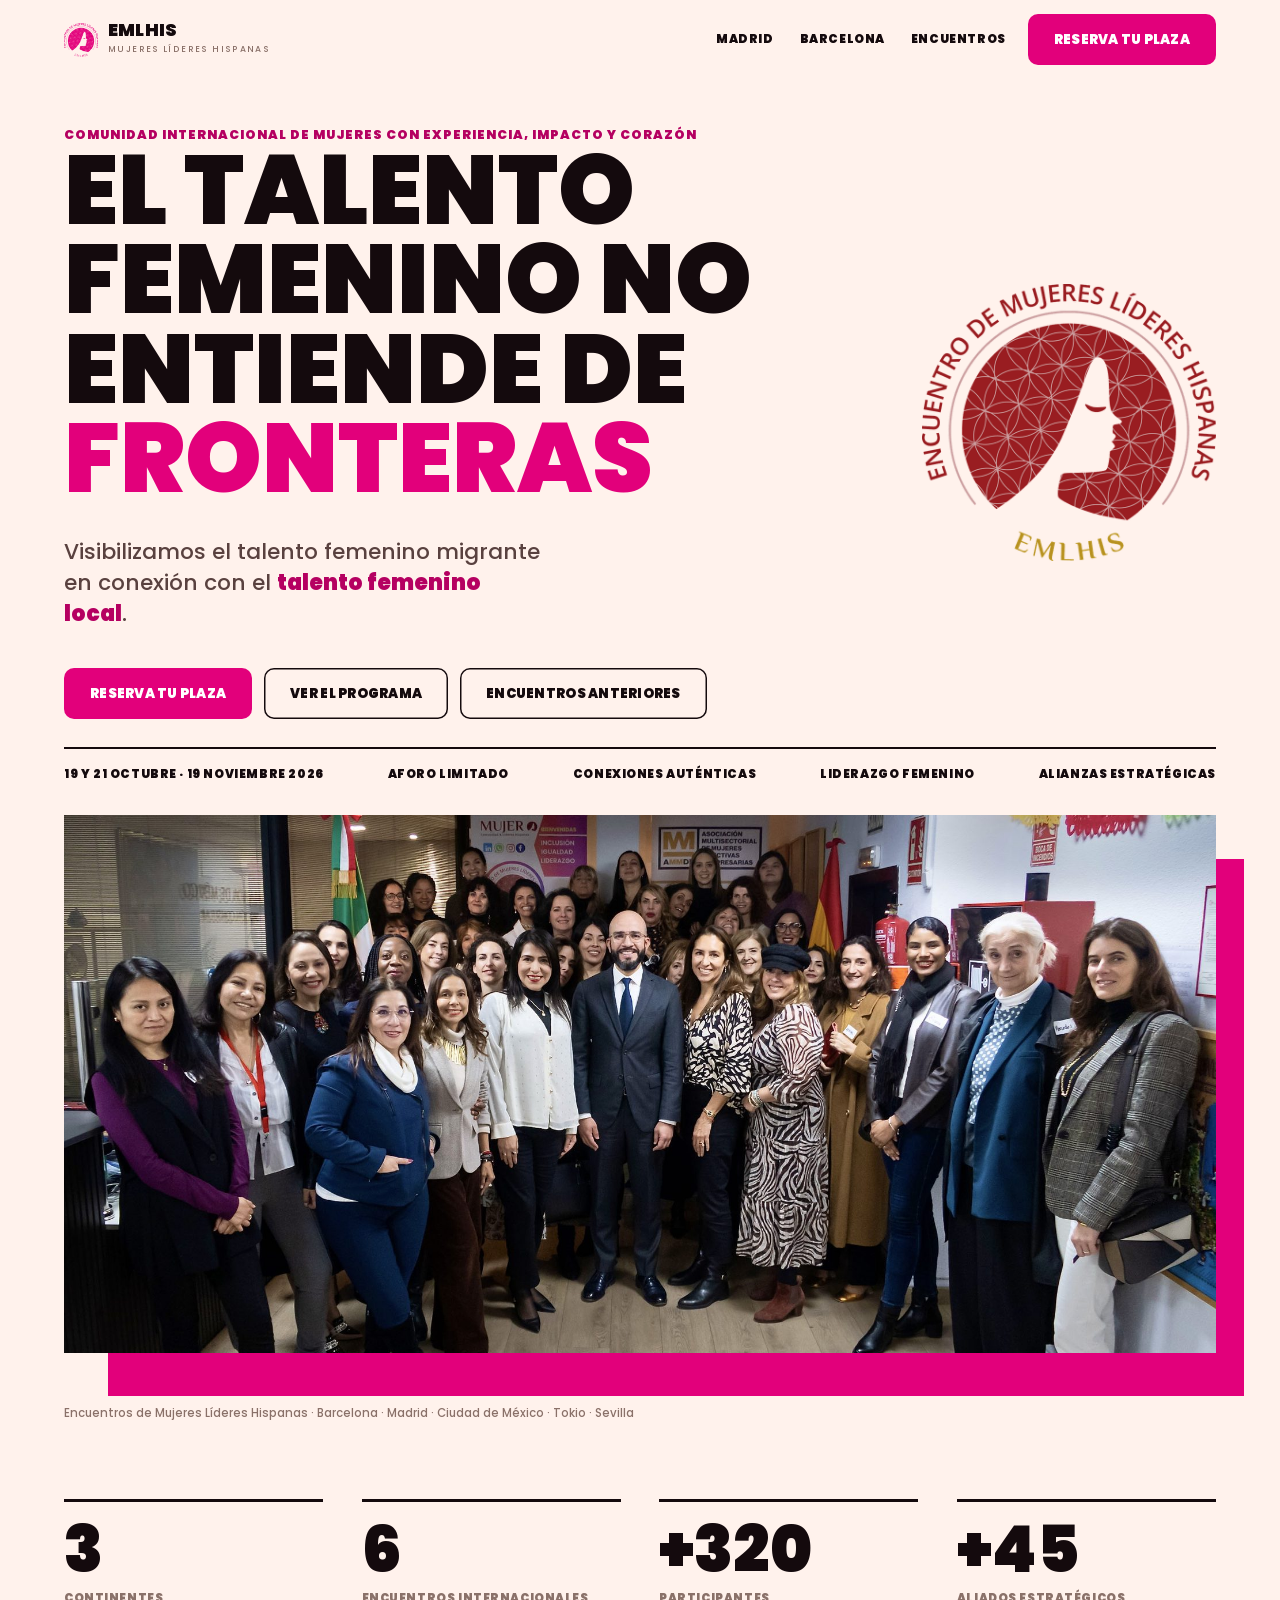
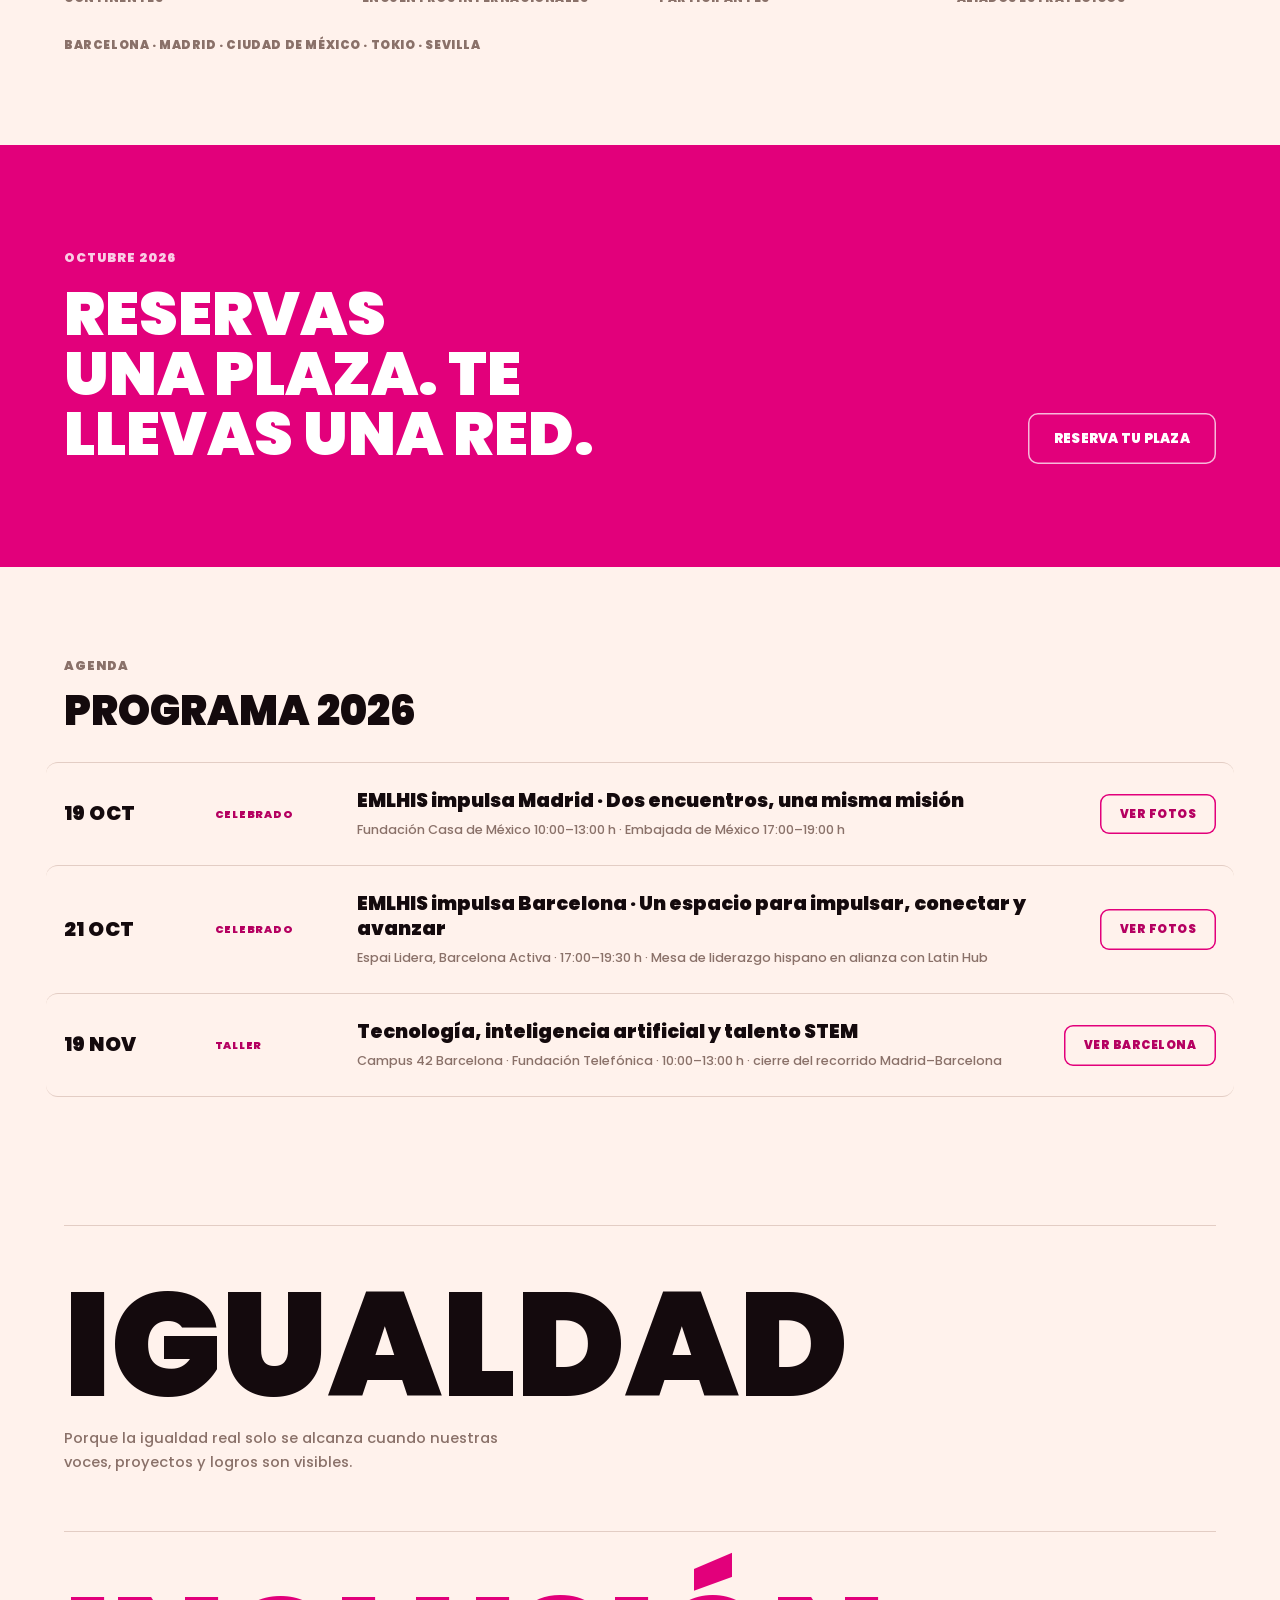
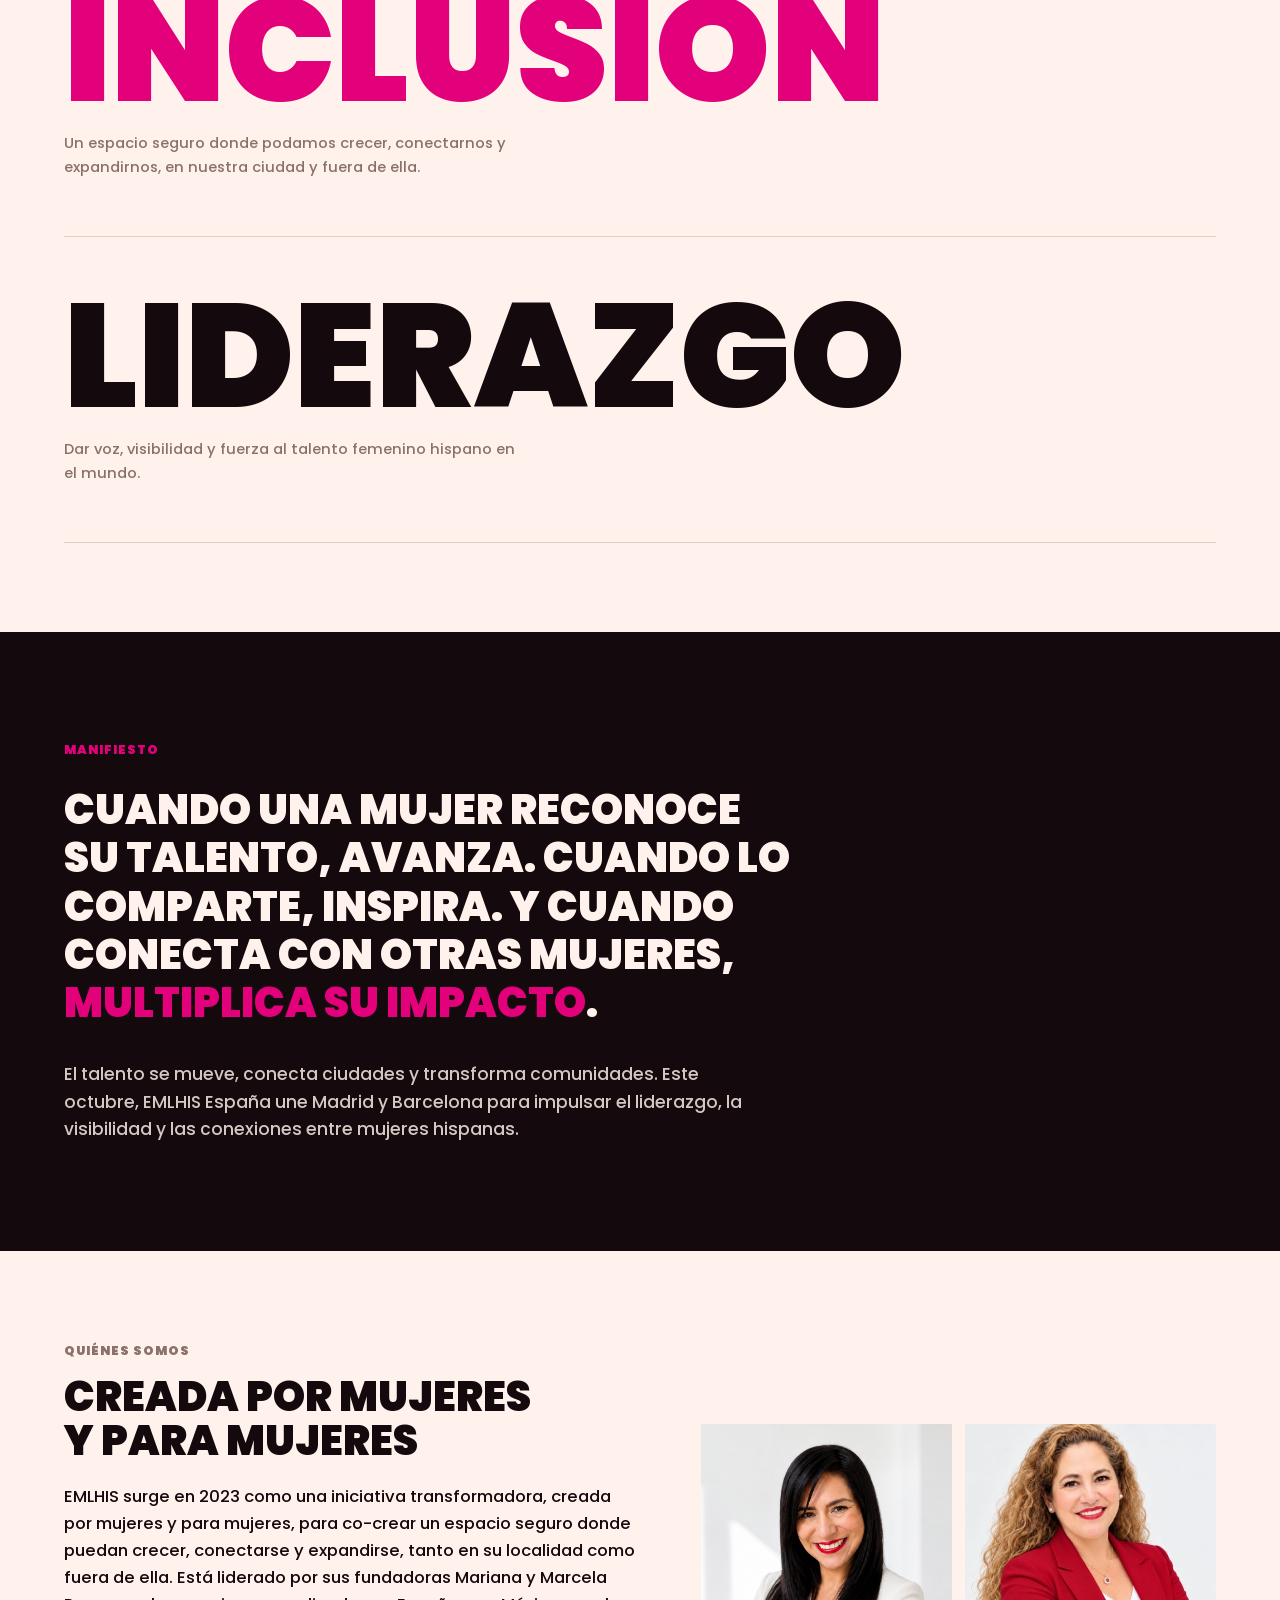
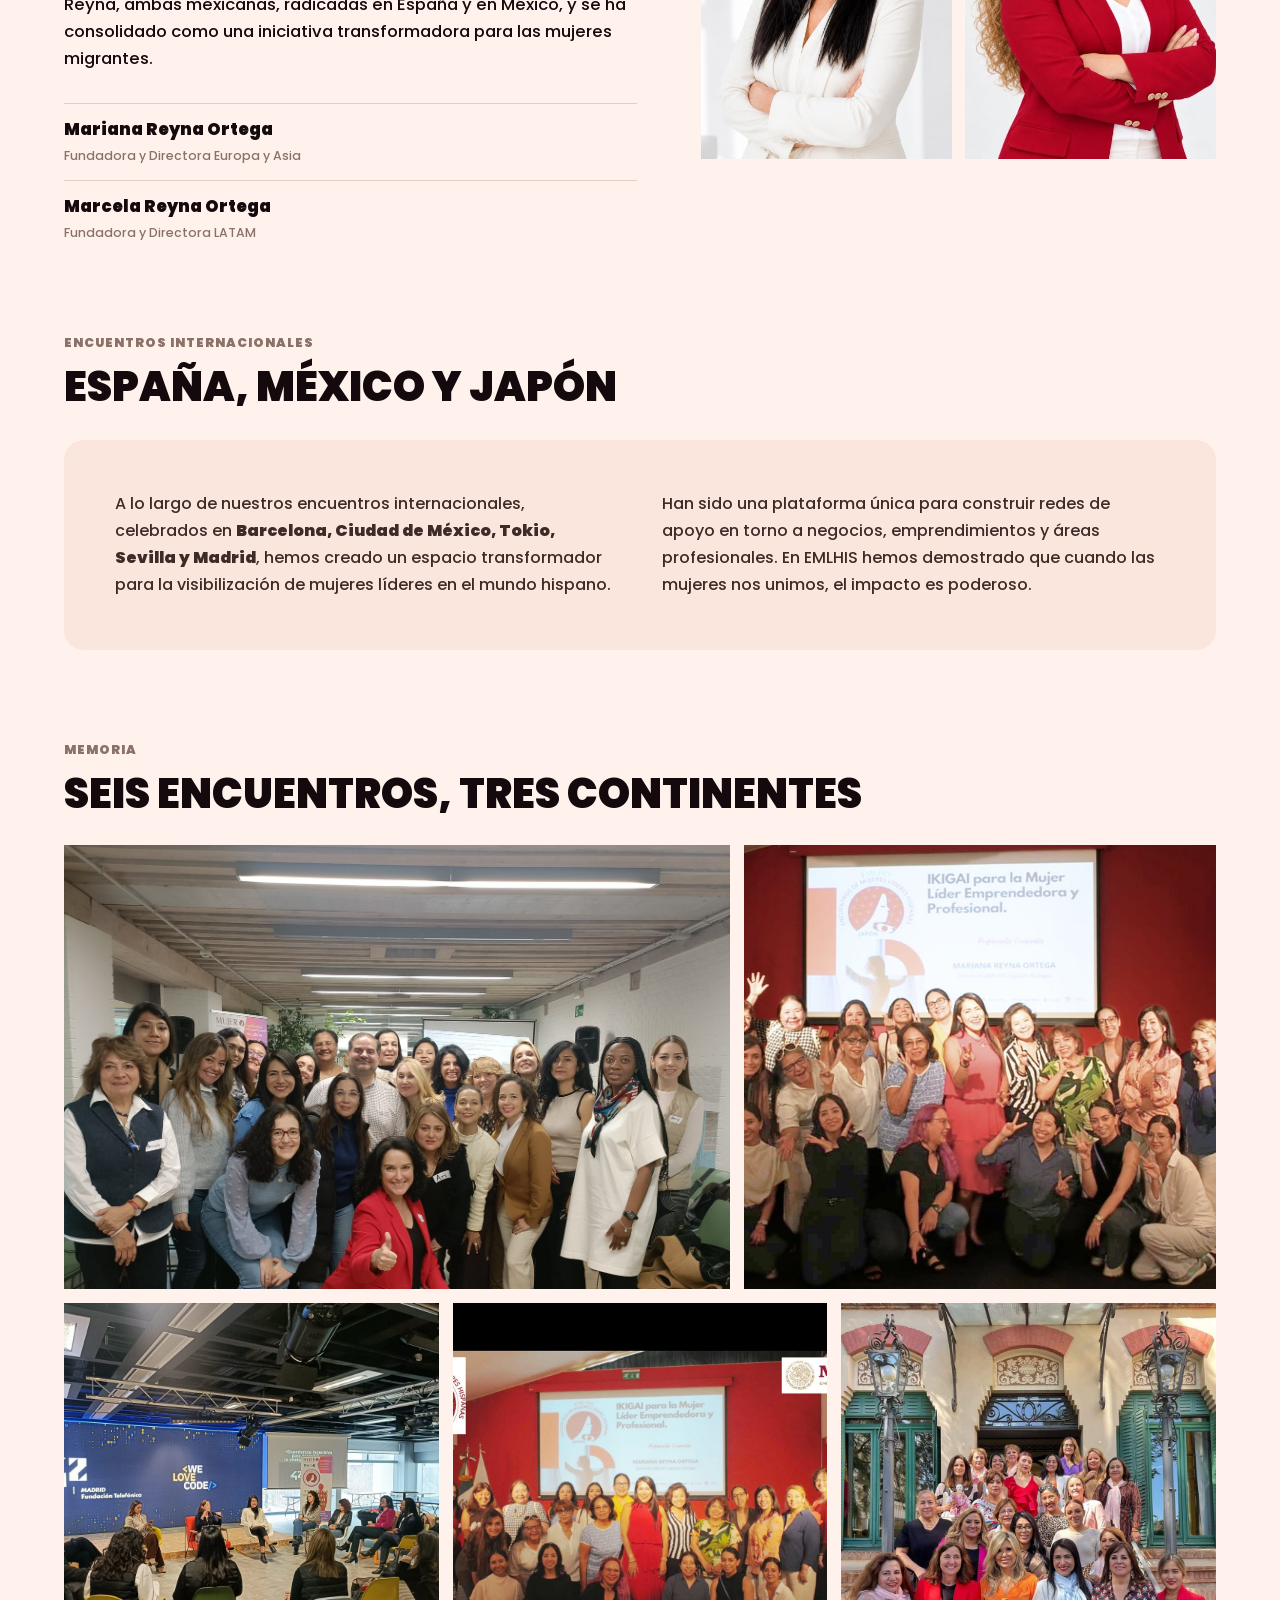
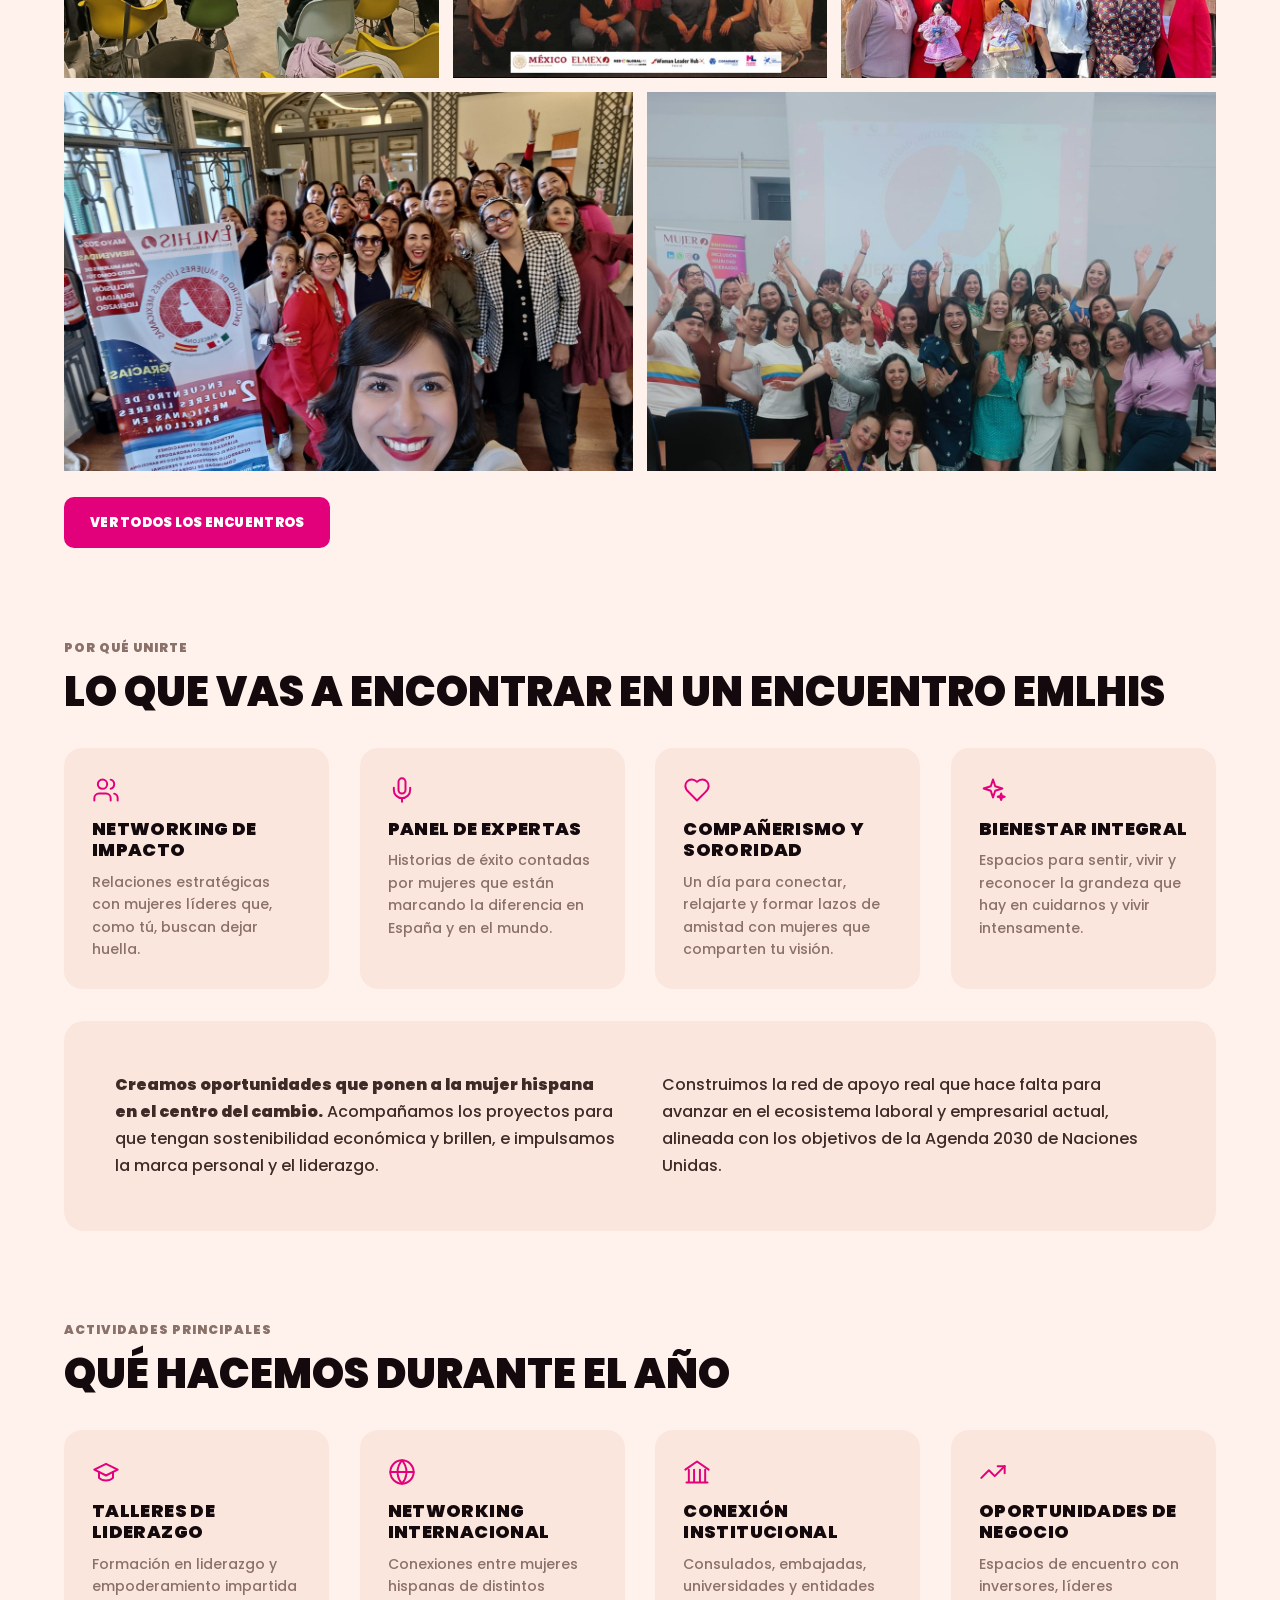
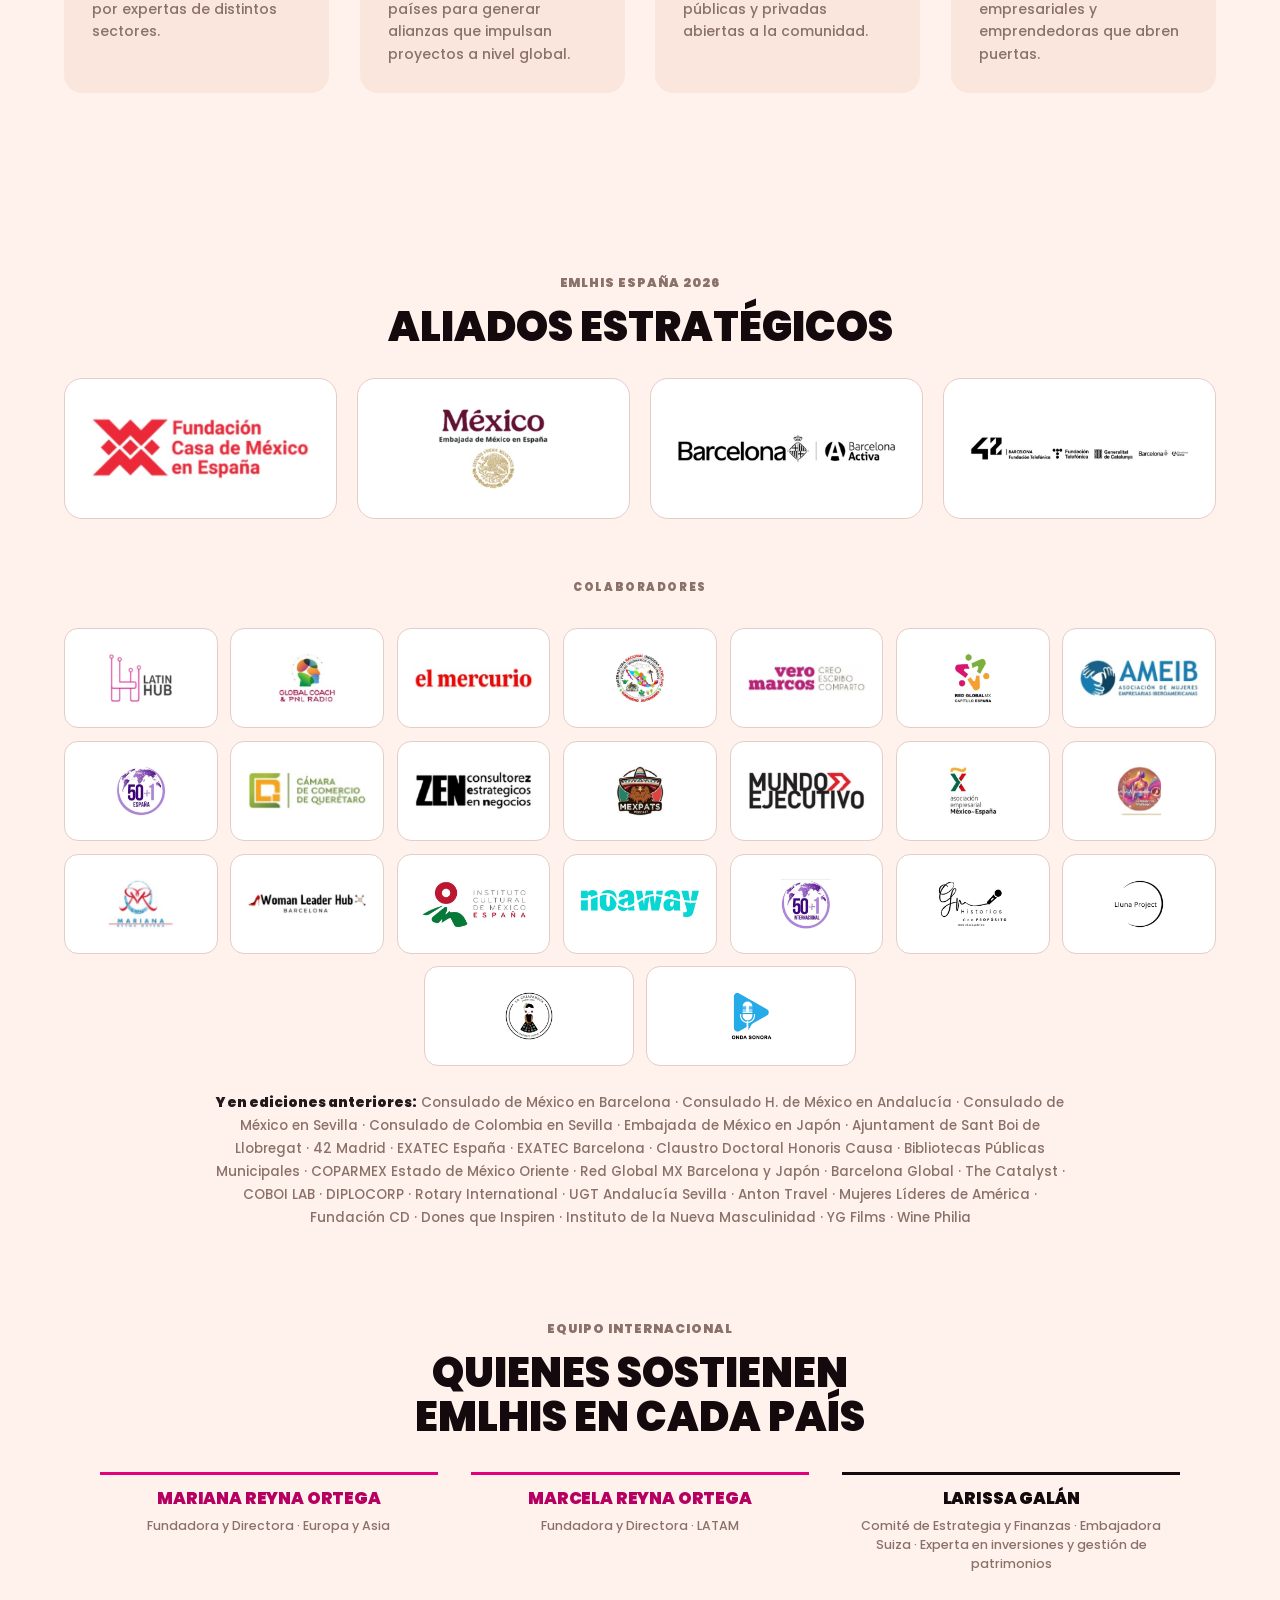
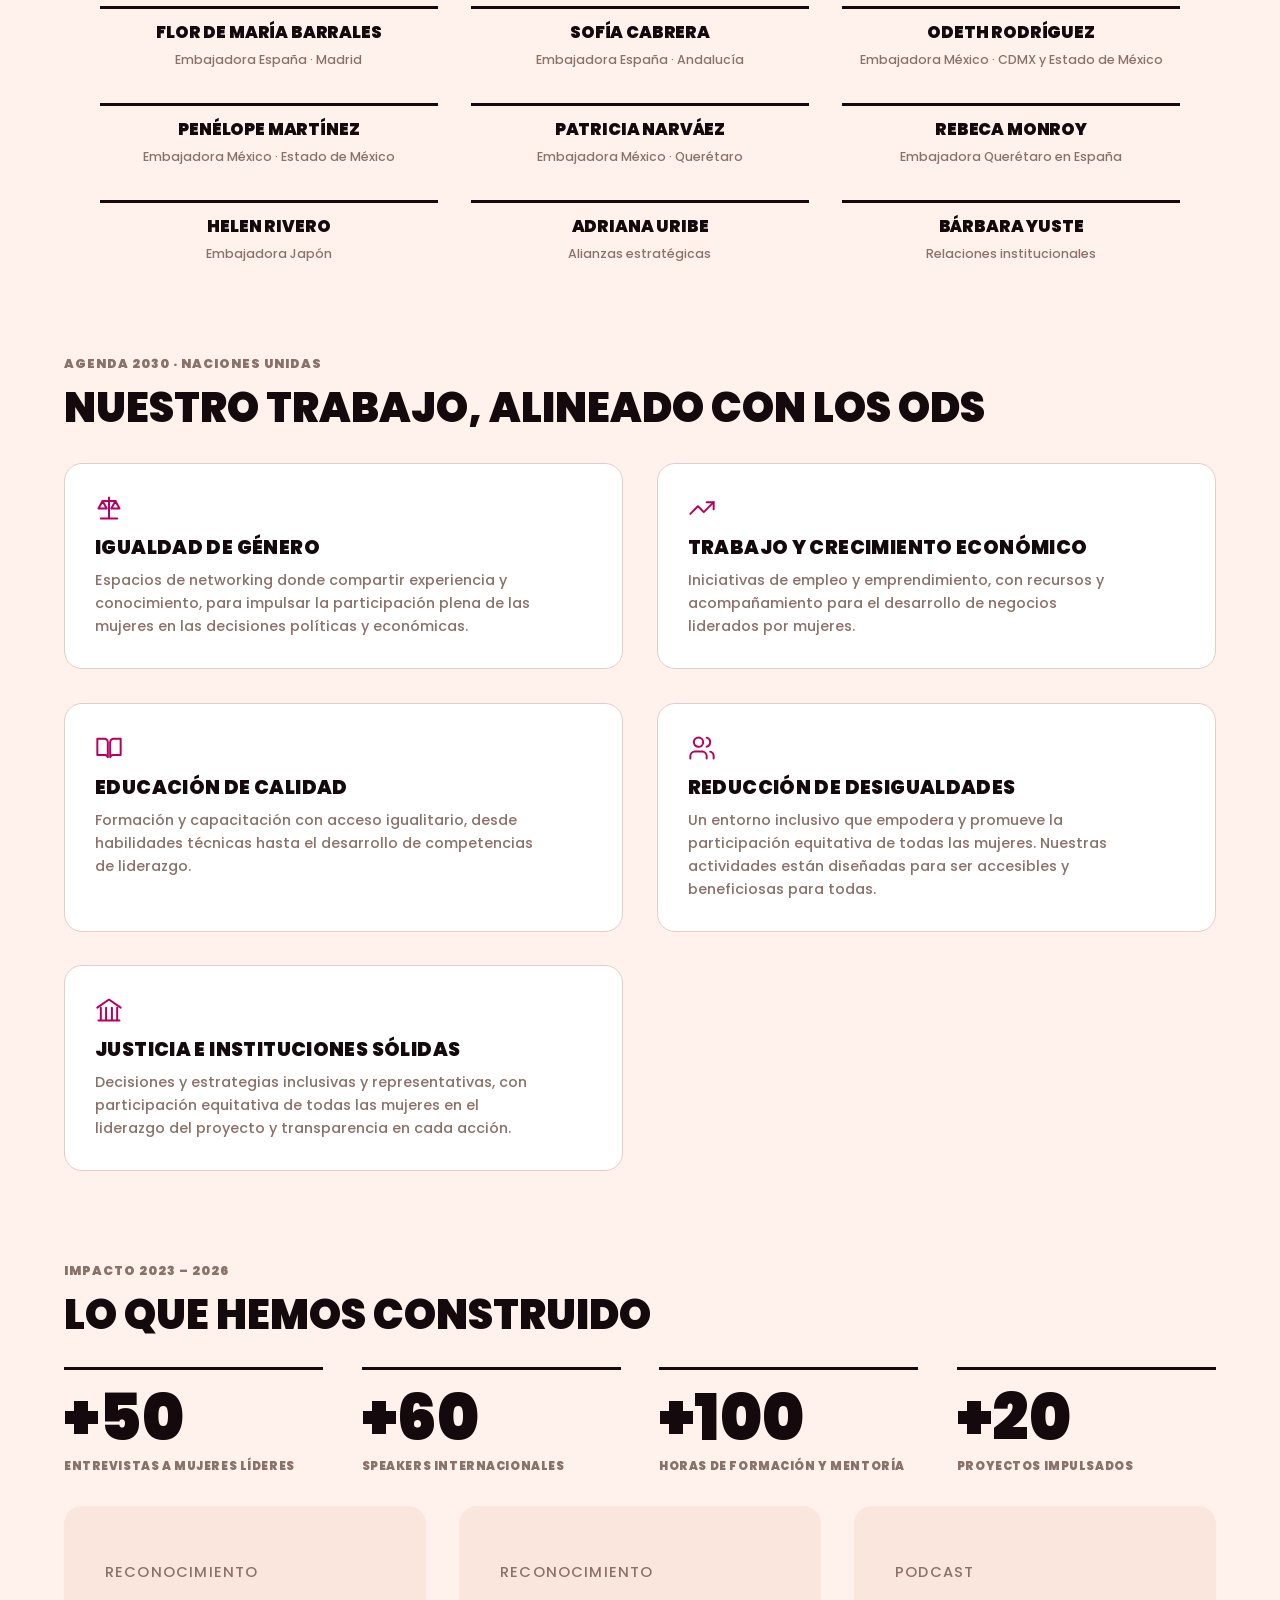
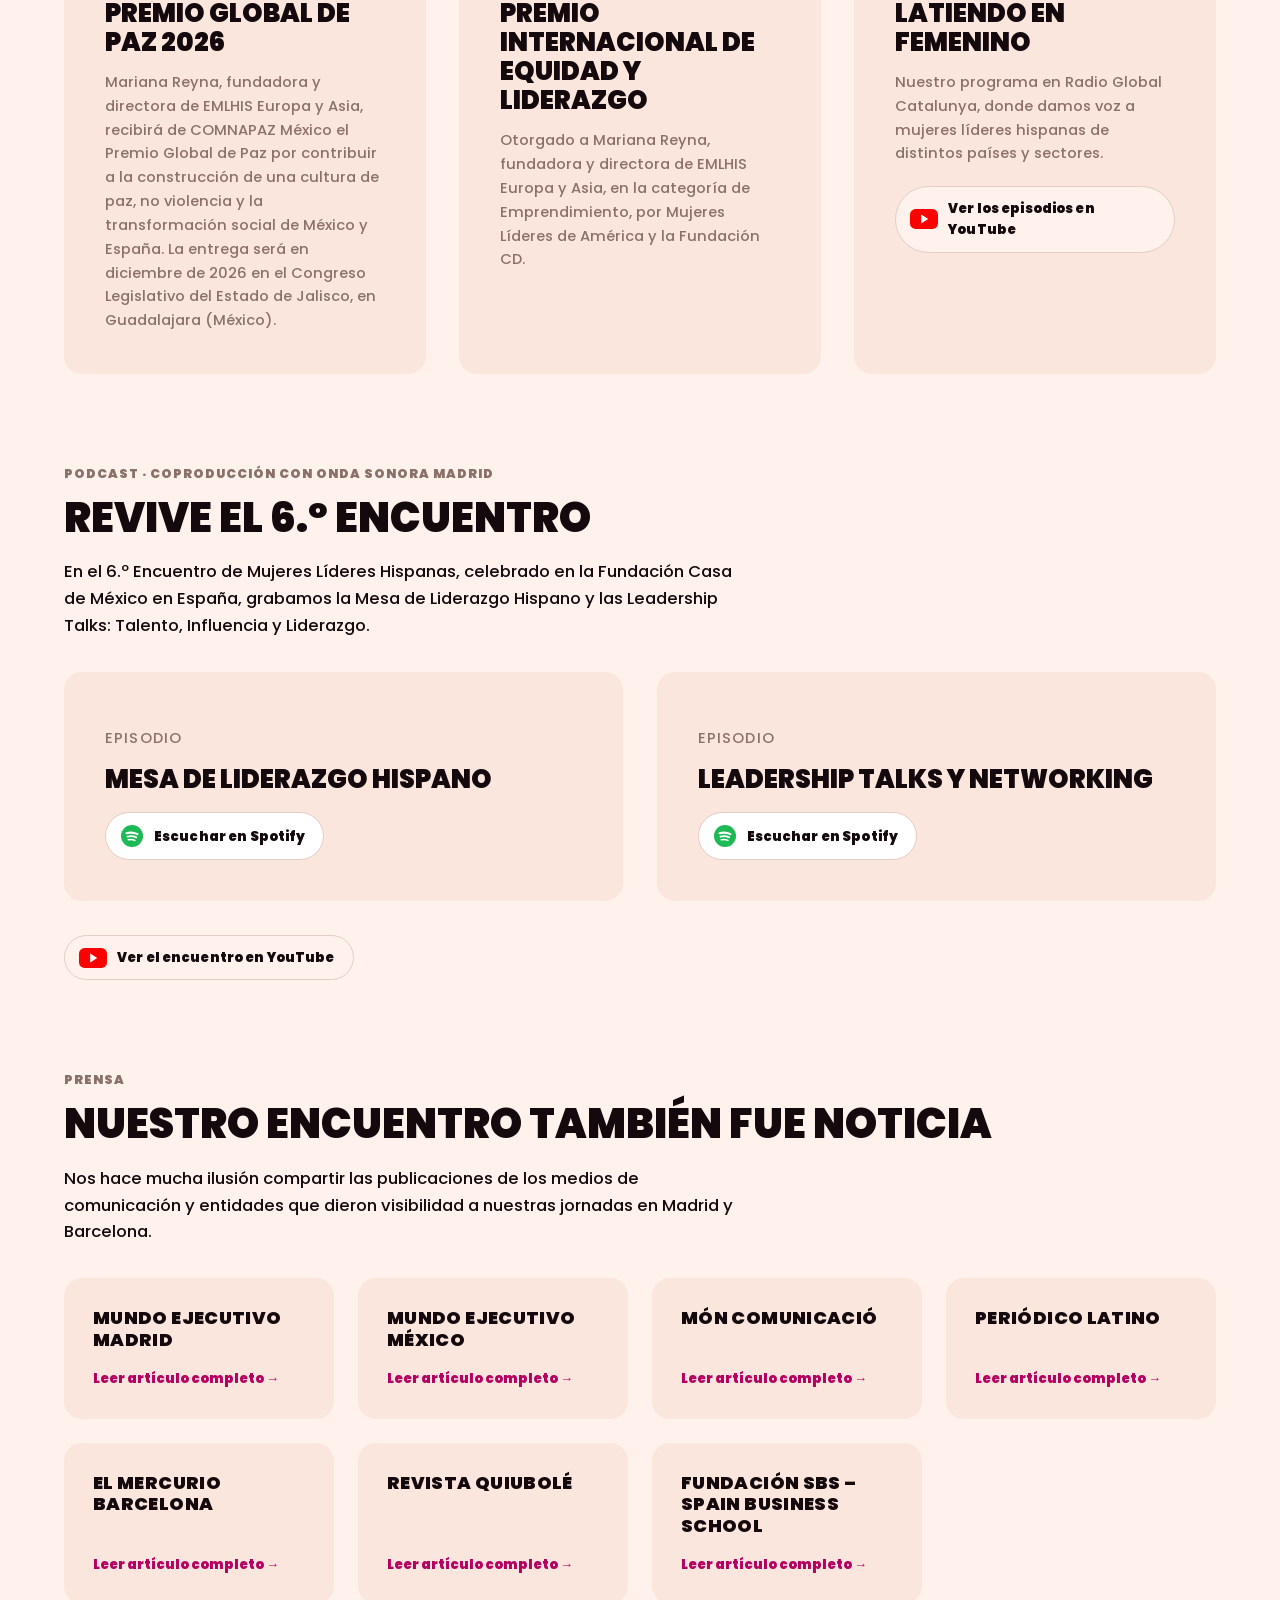
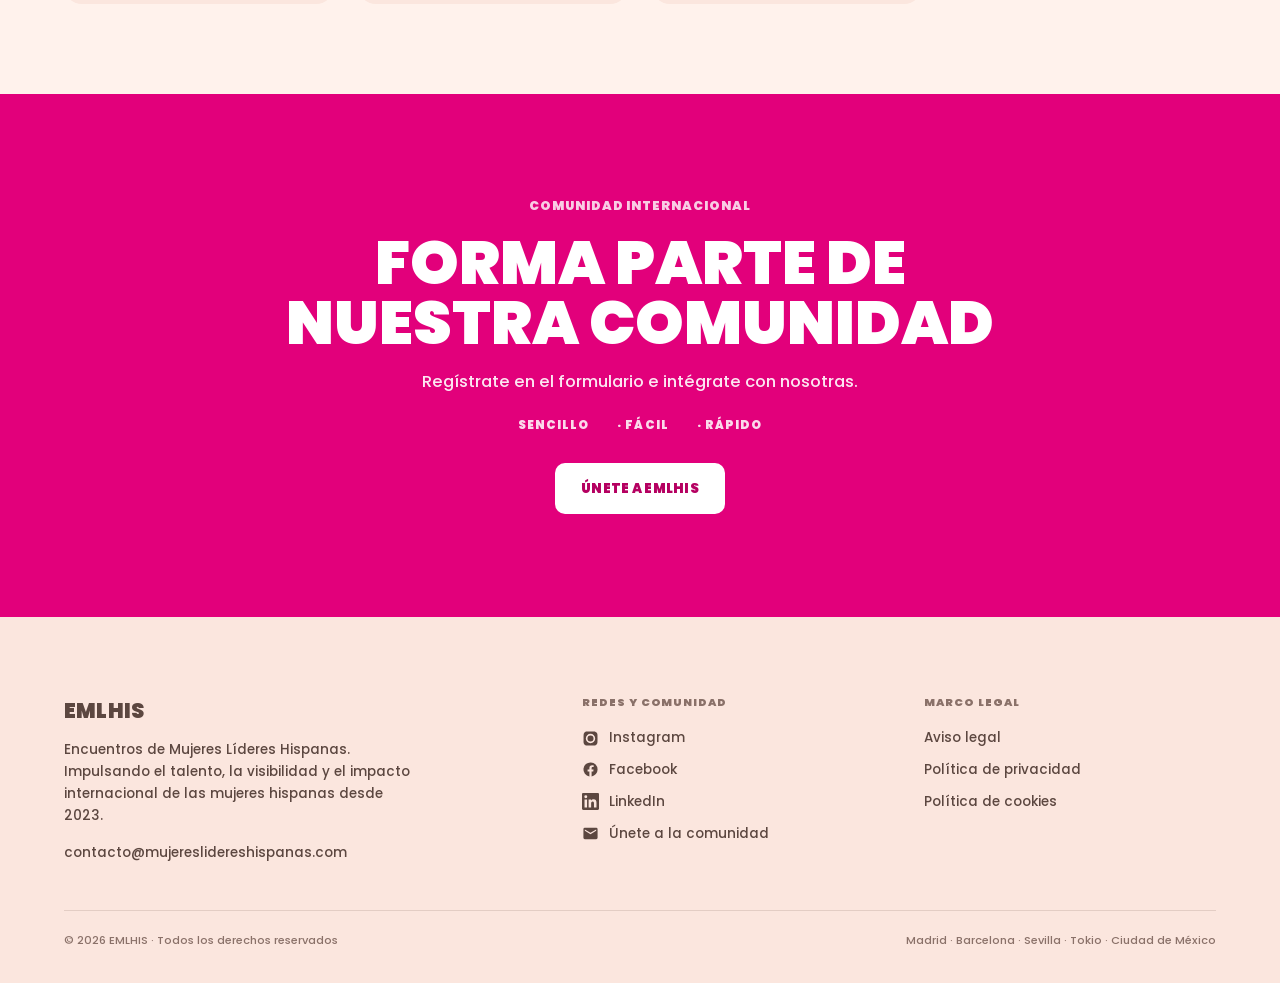
<file: actividades/index.html>
<!doctype html>
<html lang="es">
<head>
<meta charset="utf-8">
<title>Esta página se ha movido · EMLHIS</title>
<link rel="canonical" href="https://mujereslidereshispanas.com/">
<meta http-equiv="refresh" content="0; url=/">
<meta name="viewport" content="width=device-width,initial-scale=1">
</head>
<body>
<p>Esta página ya no existe. Te llevamos a <a href="/">mujereslidereshispanas.com</a>.</p>
<script>location.replace("/")</script>
</body>
</html>
</file>
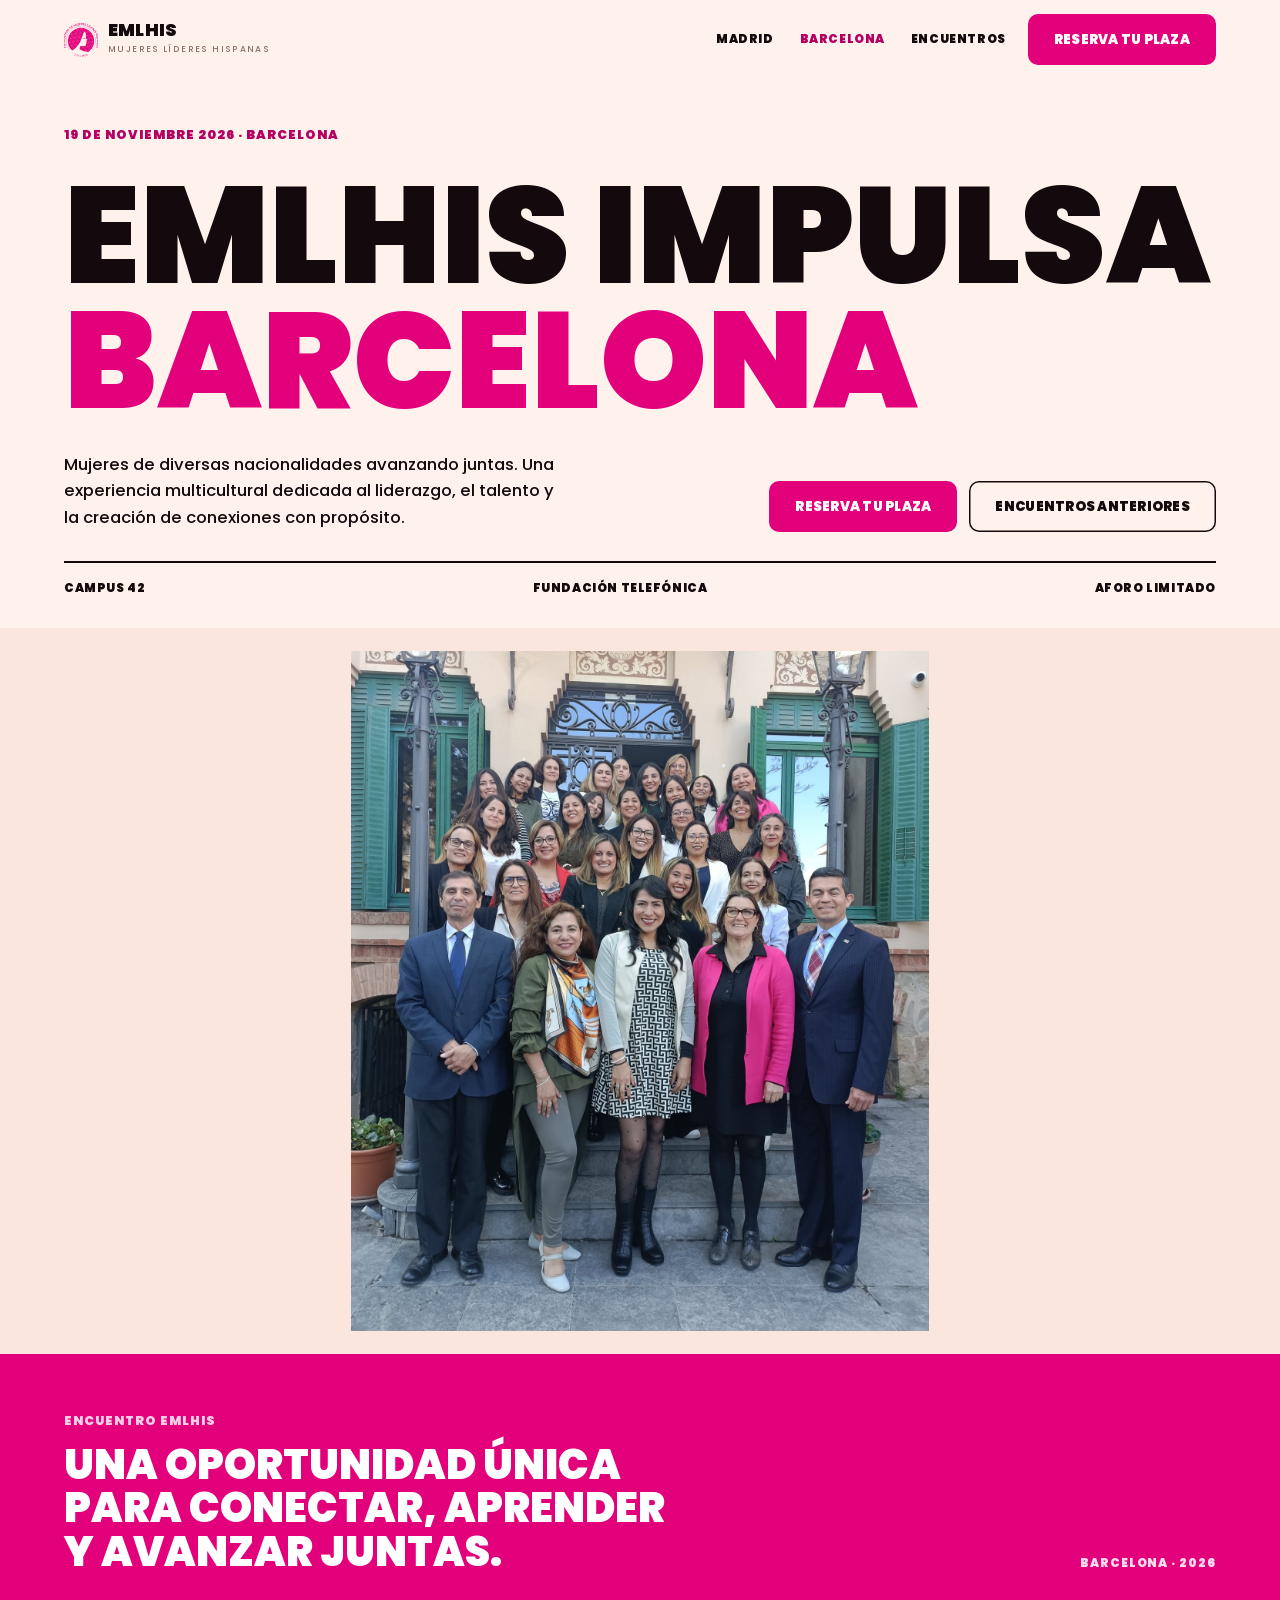
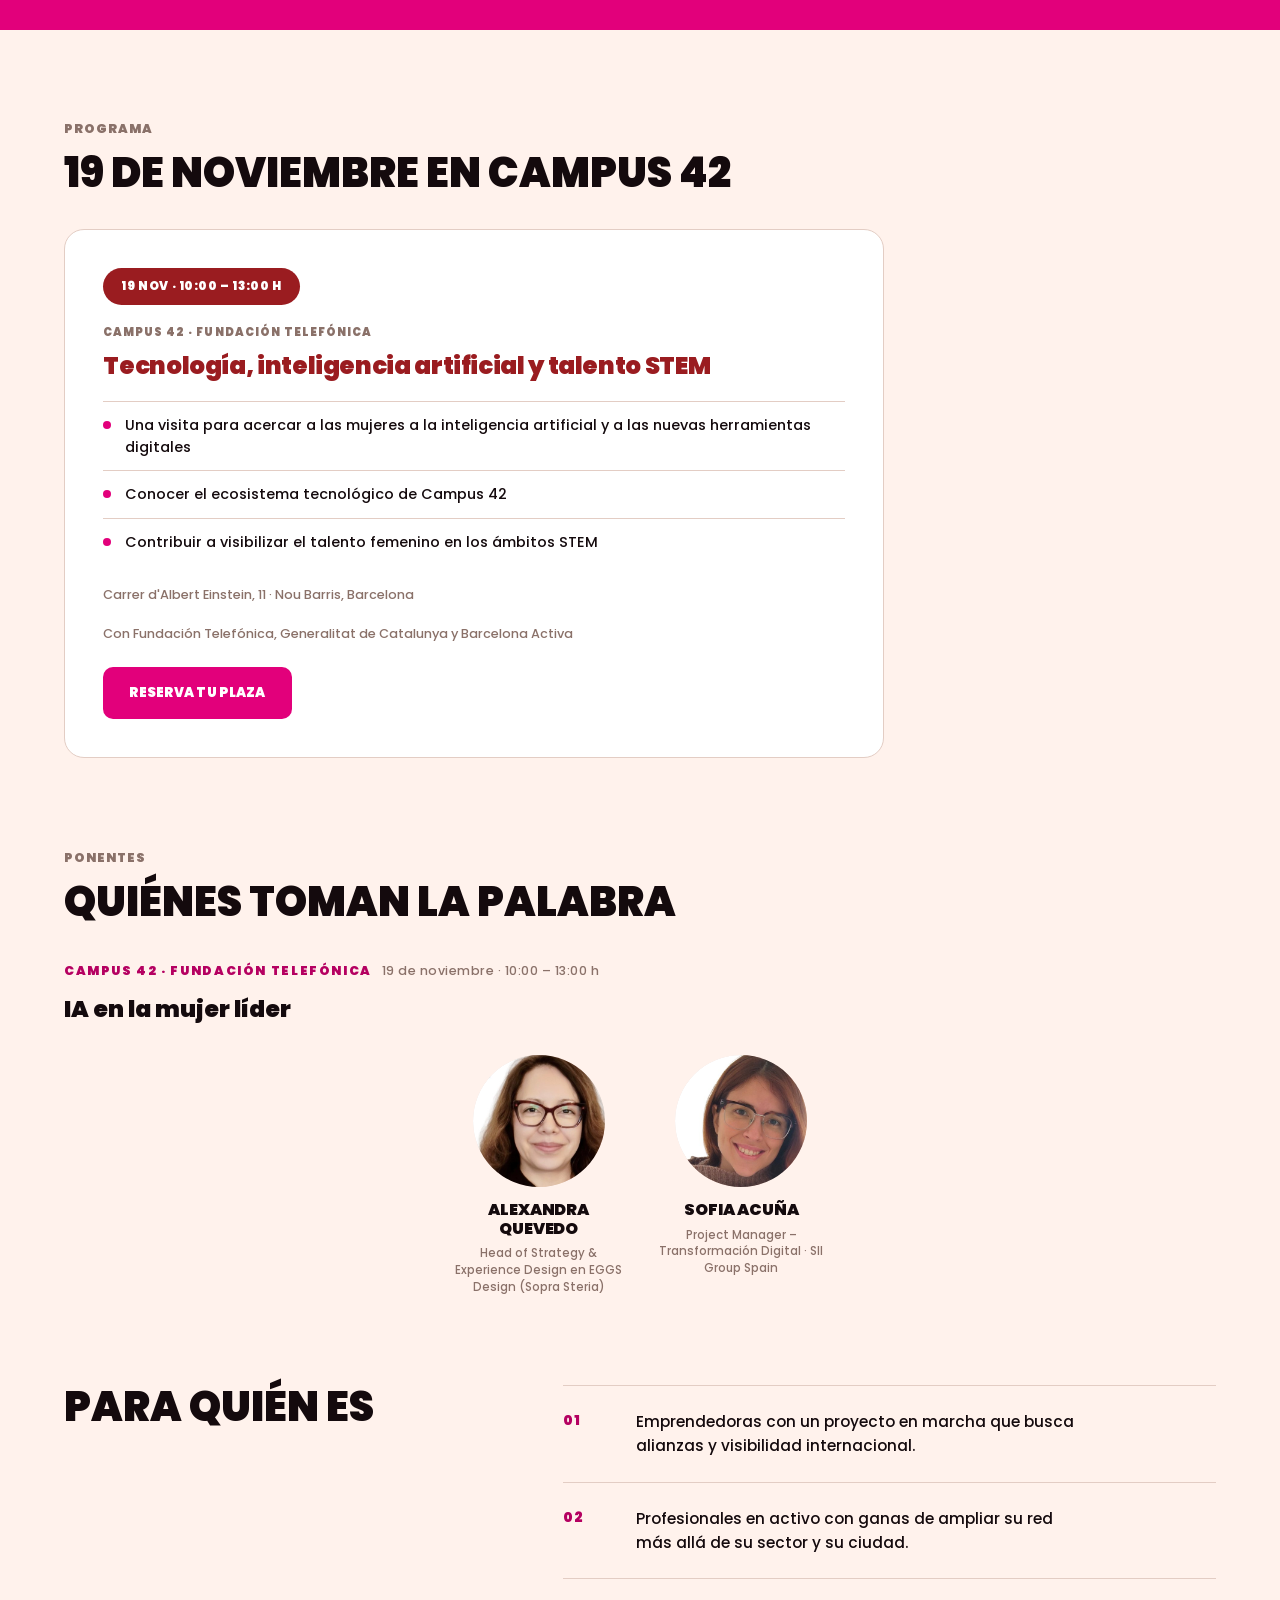
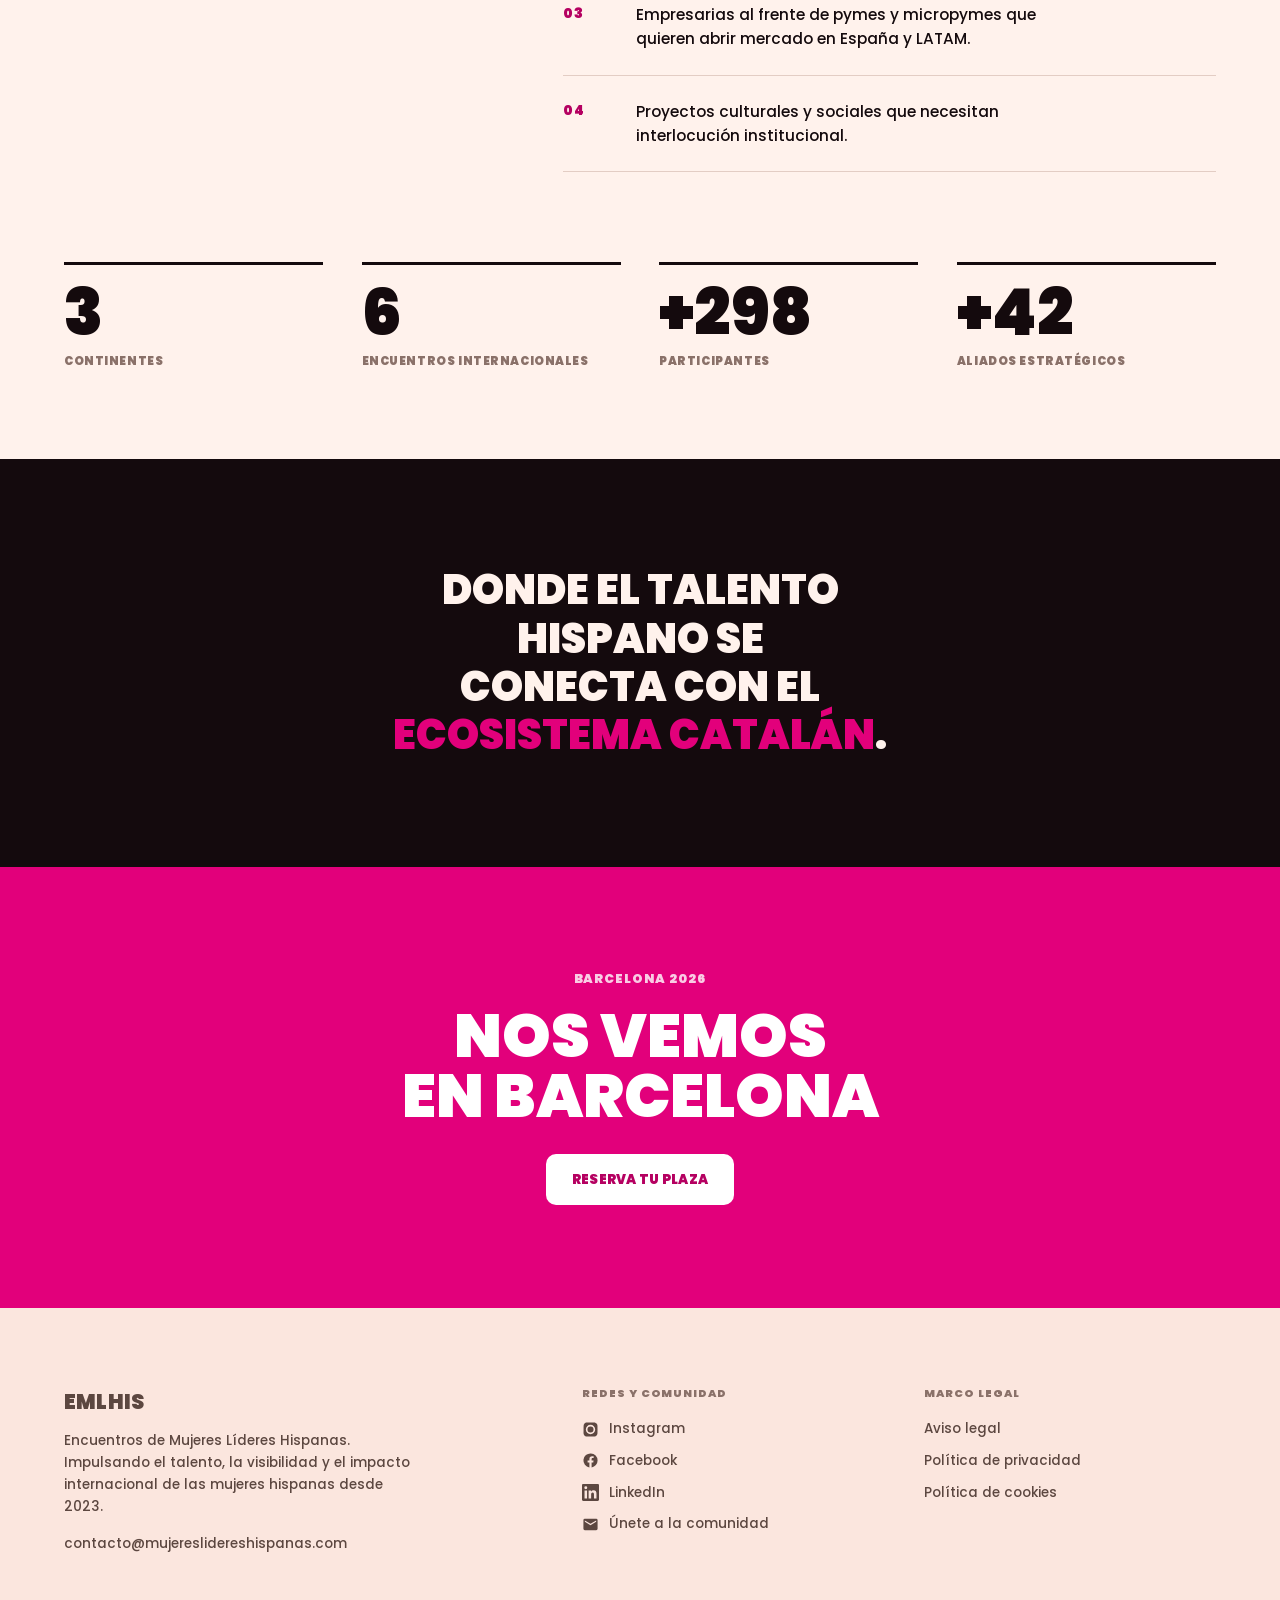
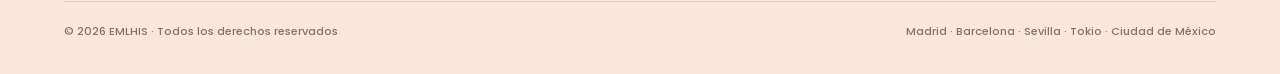
<file: barcelona/index.html>
<!doctype html>
<html lang="es">
<head>
<meta charset="utf-8">
<meta name="viewport" content="width=device-width,initial-scale=1">
<title>Encuentro de mujeres hispanas en Barcelona · 19 nov 2026</title>
<meta name="description" content="Tecnología, inteligencia artificial y talento STEM para mujeres hispanas en Barcelona: 19 de noviembre de 2026 en Campus 42 · Fundación Telefónica.">
<link rel="icon" type="image/png" href="../img/favicon.png">
<link rel="apple-touch-icon" href="../img/favicon.png">
<meta property="og:type" content="website">
<meta property="og:site_name" content="EMLHIS">
<meta property="og:locale" content="es_ES">
<meta property="og:title" content="Encuentro de mujeres hispanas en Barcelona · 19 nov 2026">
<meta property="og:description" content="Tecnología, inteligencia artificial y talento STEM para mujeres hispanas en Barcelona: 19 de noviembre de 2026 en Campus 42 · Fundación Telefónica.">
<meta property="og:url" content="https://mujereslidereshispanas.com/barcelona/">
<meta property="og:image" content="https://mujereslidereshispanas.com/img/og.jpg">
<meta property="og:image:width" content="1200">
<meta property="og:image:height" content="630">
<meta property="og:image:alt" content="EMLHIS. El talento femenino no entiende de fronteras. Madrid y Barcelona, 19 y 21 de octubre de 2026.">
<meta name="twitter:card" content="summary_large_image">
<link rel="canonical" href="https://mujereslidereshispanas.com/barcelona/">
<link rel="stylesheet" href="../styles.css">
<script type="application/ld+json">[{"@context":"https://schema.org","@type":"Event","name":"EMLHIS Barcelona · Tecnología y talento femenino en STEM","description":"Introducción a la inteligencia artificial y a las herramientas digitales, y visibilidad femenina en STEM.","startDate":"2026-11-19T10:00:00+01:00","endDate":"2026-11-19T13:00:00+01:00","eventAttendanceMode":"https://schema.org/OfflineEventAttendanceMode","eventStatus":"https://schema.org/EventScheduled","location":{"@type":"Place","name":"Campus 42 · Fundación Telefónica","address":{"@type":"PostalAddress","streetAddress":"Carrer d'Albert Einstein, 11, Nou Barris","addressLocality":"Barcelona","addressCountry":"ES"}},"organizer":{"@type":"Organization","name":"EMLHIS — Encuentros de Mujeres Líderes Hispanas","url":"https://mujereslidereshispanas.com/"},"image":["https://mujereslidereshispanas.com/img/og.jpg"],"offers":{"@type":"Offer","price":"0","priceCurrency":"EUR","availability":"https://schema.org/InStock","url":"https://luma.com/e0zb1eoa","validFrom":"2026-09-01T00:00:00+02:00"},"inLanguage":"es","isAccessibleForFree":true}]</script>
</head>
<body>

<header>
  <div class="nav">
    <a class="brand" href="../">
      <img src="../img/logo-rosa.png" alt="">
      <span><b>EMLHIS</b><i>Mujeres Líderes Hispanas</i></span>
    </a>
    <nav class="links">
      <a href="../madrid/">Madrid</a>
      <a href="../barcelona/" aria-current="page">Barcelona</a>
      <a href="../encuentros/">Encuentros</a>
    </nav>
    <a class="btn" href="https://luma.com/e0zb1eoa">Reserva tu plaza</a>
  </div>
</header>

<main>

  <section class="hero pad">
    <p class="label">19 de noviembre 2026 · Barcelona</p>
    <h1 class="d1">EMLHIS impulsa <span class="rosa">Barcelona</span></h1>
    <div class="row">
      <p class="body-l">Mujeres de diversas nacionalidades avanzando juntas. Una experiencia multicultural dedicada al liderazgo, el talento y la creación de conexiones con propósito.</p>
      <div class="acts">
      <a class="btn" href="https://luma.com/e0zb1eoa">Reserva tu plaza</a>
      <a class="btn line" href="../encuentros/">Encuentros anteriores</a>
    </div>
    </div>
    <div class="rule-meta">
      <span>Campus 42</span>
      <span>Fundación Telefónica</span>
      <span>Aforo limitado</span>
    </div>
  </section>

  <div class="shot-fit"><img src="../img/bcn.jpg" alt="Participantes del encuentro EMLHIS en Barcelona"></div>

  <section class="band-rosa band-flush">
    <div class="pad">
      <div>
        <p class="label">Encuentro EMLHIS</p>
        <h2 class="d3" style="margin-top:12px">Una oportunidad única para conectar, aprender y avanzar juntas.</h2>
      </div>
      <span class="tagright">Barcelona · 2026</span>
    </div>
  </section>

  <section class="pad">
    <p class="label q">Programa</p>
    <h2 class="d3" style="margin:12px 0 0">19 de noviembre en Campus 42</h2>
    <div class="sessions solo">


      <article class="sesion">
        <span class="hora">19 nov · 10:00 – 13:00 h</span>
        <p class="sede">Campus 42 · Fundación Telefónica</p>
        <h3>Tecnología, inteligencia artificial y talento STEM</h3>
        <ul>
          <li>Una visita para acercar a las mujeres a la inteligencia artificial y a las nuevas herramientas digitales</li>
          <li>Conocer el ecosistema tecnológico de Campus 42</li>
          <li>Contribuir a visibilizar el talento femenino en los ámbitos STEM</li>
        </ul>
        <p class="dir">Carrer d'Albert Einstein, 11 · Nou Barris, Barcelona</p>
        <p class="dir">Con Fundación Telefónica, Generalitat de Catalunya y Barcelona Activa</p>
        <span class="cta"><a class="btn" href="https://luma.com/e0zb1eoa">Reserva tu plaza</a></span>
      </article>

    </div>
  </section>

  <section class="pad" id="mesa" style="padding-top:0">
    <p class="label q">Ponentes</p>
    <h2 class="d3" style="margin:12px 0 0">Quiénes toman la palabra</h2>
    <div class="mesa">
      <p class="sede-m">Campus 42 · Fundación Telefónica <span>19 de noviembre · 10:00 – 13:00 h</span></p>
      <h3 style="font-size:clamp(1.1rem,1.8vw,1.5rem);font-weight:900;margin:10px 0 0">IA en la mujer líder</h3>
      <div class="panel">
        <article>
          <figure><span class="mono">AQ</span><img src="../img/ponentes/alexandra-quevedo.jpg" alt="Alexandra Quevedo" loading="lazy" onerror="this.remove()"></figure>
          <b>Alexandra Quevedo</b><small>Head of Strategy &amp; Experience Design en EGGS Design (Sopra Steria)</small>
        </article>
        <article>
          <figure><span class="mono">SA</span><img src="../img/ponentes/sofia-acuna.jpg" alt="Sofia Acuña" loading="lazy" onerror="this.remove()"></figure>
          <b>Sofia Acuña</b><small>Project Manager – Transformación Digital · SII Group Spain</small>
        </article>
      </div>
    </div>
  </section>

  <section class="pad" style="padding-top:0">
    <div class="split">
      <h2 class="d3" style="margin:0">Para quién es</h2>
      <ol class="numlist">
        <li><span>01</span><p>Emprendedoras con un proyecto en marcha que busca alianzas y visibilidad internacional.</p></li>
        <li><span>02</span><p>Profesionales en activo con ganas de ampliar su red más allá de su sector y su ciudad.</p></li>
        <li><span>03</span><p>Empresarias al frente de pymes y micropymes que quieren abrir mercado en España y LATAM.</p></li>
        <li><span>04</span><p>Proyectos culturales y sociales que necesitan interlocución institucional.</p></li>
      </ol>
    </div>
  </section>

  <section class="pad" style="padding-top:0">
    <div class="figs">
      <div><b data-to="3">3</b><small>Continentes</small></div>
      <div><b data-to="6">6</b><small>Encuentros internacionales</small></div>
      <div><b data-to="320" data-pre="+">+320</b><small>Participantes</small></div>
      <div><b data-to="45" data-pre="+">+45</b><small>Aliados estratégicos</small></div>
    </div>
  </section>

  <section class="band-ink band-c">
    <div class="pad">
      <h2 class="d3">Donde el talento hispano se conecta con el <span class="rosa">ecosistema catalán</span>.</h2>
    </div>
  </section>

  <section class="band-rosa band-c">
    <div class="pad">
      <p class="label">Barcelona 2026</p>
      <h2 class="d2" style="margin-top:16px">Nos vemos en Barcelona</h2>
      <div class="acts"><a class="btn pale" href="https://luma.com/e0zb1eoa">Reserva tu plaza</a></div>
    </div>
  </section>

</main>

<footer>
  <div class="fcols">
    <div>
      <p class="bname">EMLHIS</p>
      <p>Encuentros de Mujeres Líderes Hispanas. Impulsando el talento, la visibilidad y el impacto internacional de las mujeres hispanas desde 2023.</p>
      <a class="fmail" href="mailto:contacto@mujereslidereshispanas.com">contacto@mujereslidereshispanas.com</a>
    </div>
    <div class="fsoc-list">
      <h4>Redes y comunidad</h4>
      <a href="https://www.instagram.com/mujereslideresemlhis/" rel="noopener"><svg viewBox="0 0 24 24" aria-hidden="true"><path d="M12 2.2c3.2 0 3.6 0 4.9.07 1.2.05 1.8.25 2.2.42.6.22 1 .48 1.4.9.43.42.7.82.92 1.4.17.42.37 1.06.42 2.2.06 1.3.07 1.7.07 4.9s0 3.6-.07 4.9c-.05 1.2-.25 1.8-.42 2.2-.22.6-.49 1-.92 1.4-.42.43-.8.7-1.4.92-.42.17-1 .37-2.2.42-1.3.06-1.7.07-4.9.07s-3.6 0-4.9-.07c-1.2-.05-1.8-.25-2.2-.42-.6-.22-1-.49-1.4-.92-.43-.42-.7-.8-.92-1.4-.17-.42-.37-1-.42-2.2C2.2 15.6 2.2 15.2 2.2 12s0-3.6.07-4.9c.05-1.2.25-1.8.42-2.2.22-.6.49-1 .92-1.4.42-.43.8-.7 1.4-.92.42-.17 1-.37 2.2-.42C8.4 2.2 8.8 2.2 12 2.2Zm0 3.2a6.6 6.6 0 1 0 0 13.2 6.6 6.6 0 0 0 0-13.2Zm0 10.9a4.3 4.3 0 1 1 0-8.6 4.3 4.3 0 0 1 0 8.6Zm8.4-11.2a1.55 1.55 0 1 1-3.1 0 1.55 1.55 0 0 1 3.1 0Z"/></svg>Instagram</a>
      <a href="https://www.facebook.com/emlhis.elmex?locale=es_ES" rel="noopener"><svg viewBox="0 0 24 24" aria-hidden="true"><path d="M22 12a10 10 0 1 0-11.56 9.88v-6.99H7.9V12h2.54V9.8c0-2.5 1.5-3.9 3.77-3.9 1.1 0 2.24.2 2.24.2v2.46h-1.26c-1.24 0-1.63.77-1.63 1.56V12h2.78l-.45 2.89h-2.33v6.99A10 10 0 0 0 22 12Z"/></svg>Facebook</a>
      <a href="https://www.linkedin.com/company/mujeres-l%C3%ADderes-hispanas/" rel="noopener"><svg viewBox="0 0 24 24" aria-hidden="true"><path d="M20.45 20.45h-3.56v-5.57c0-1.33-.02-3.04-1.85-3.04-1.85 0-2.14 1.45-2.14 2.94v5.67H9.35V9h3.41v1.56h.05a3.74 3.74 0 0 1 3.37-1.85c3.6 0 4.27 2.37 4.27 5.46v6.28ZM5.34 7.43a2.06 2.06 0 1 1 0-4.13 2.06 2.06 0 0 1 0 4.13ZM7.12 20.45H3.56V9h3.56v11.45ZM22.22 0H1.77C.79 0 0 .77 0 1.72v20.56C0 23.23.79 24 1.77 24h20.45c.98 0 1.78-.77 1.78-1.72V1.72C24 .77 23.2 0 22.22 0Z"/></svg>LinkedIn</a>
      <a href="https://forms.gle/fabeTngVrLn1AUGQ7" rel="noopener"><svg viewBox="0 0 24 24" aria-hidden="true"><path d="M20 4H4a2 2 0 0 0-2 2v12a2 2 0 0 0 2 2h16a2 2 0 0 0 2-2V6a2 2 0 0 0-2-2Zm0 4.24-8 4.7-8-4.7V6.2l8 4.7 8-4.7v2.04Z"/></svg>Únete a la comunidad</a>
    </div>
    <div>
      <h4>Marco legal</h4>
      <a href="../legal/#aviso">Aviso legal</a>
      <a href="../legal/#privacidad">Política de privacidad</a>
      <a href="../legal/#cookies">Política de cookies</a>
    </div>
  </div>
  <div class="fbot">
    <span>© 2026 EMLHIS · Todos los derechos reservados</span>
    <span style="margin-left:auto">Madrid · Barcelona · Sevilla · Tokio · Ciudad de México</span>
  </div>
</footer>

<script src="../app.js"></script>
</body>
</html>
</file>
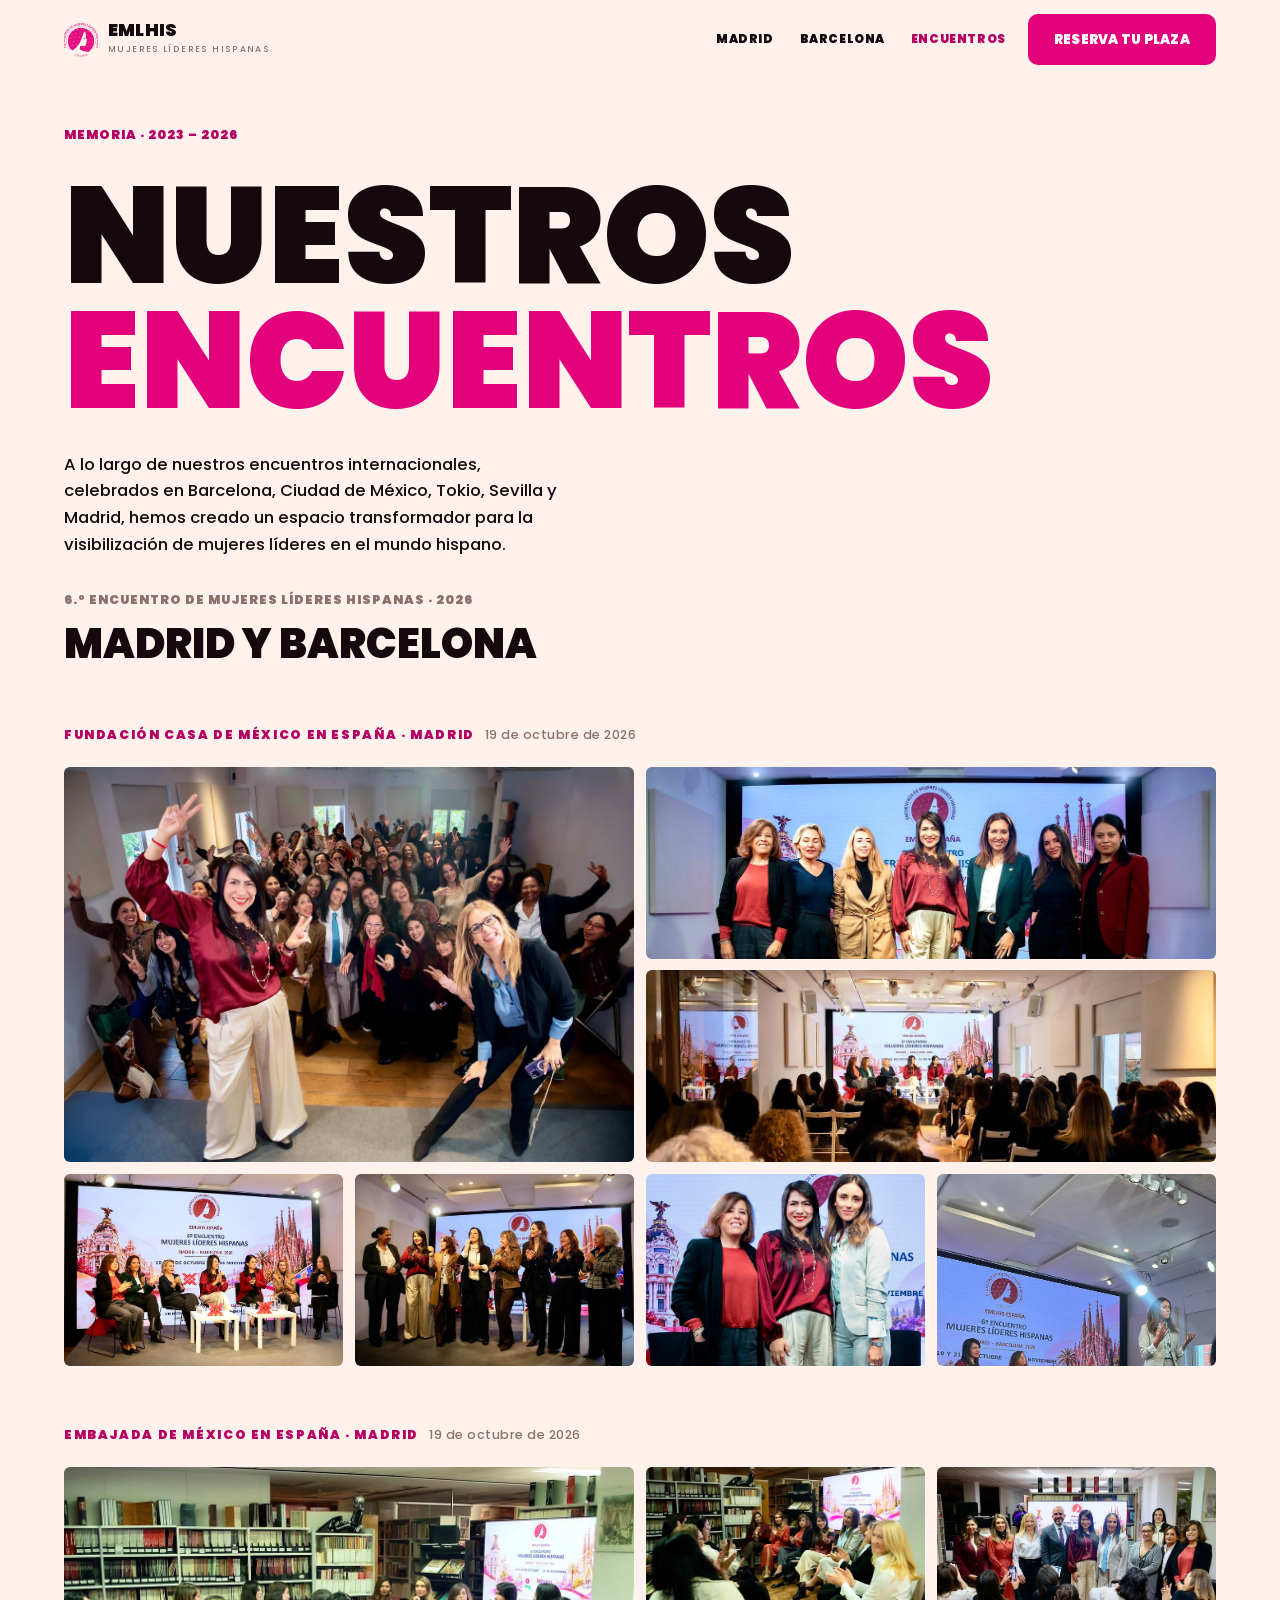
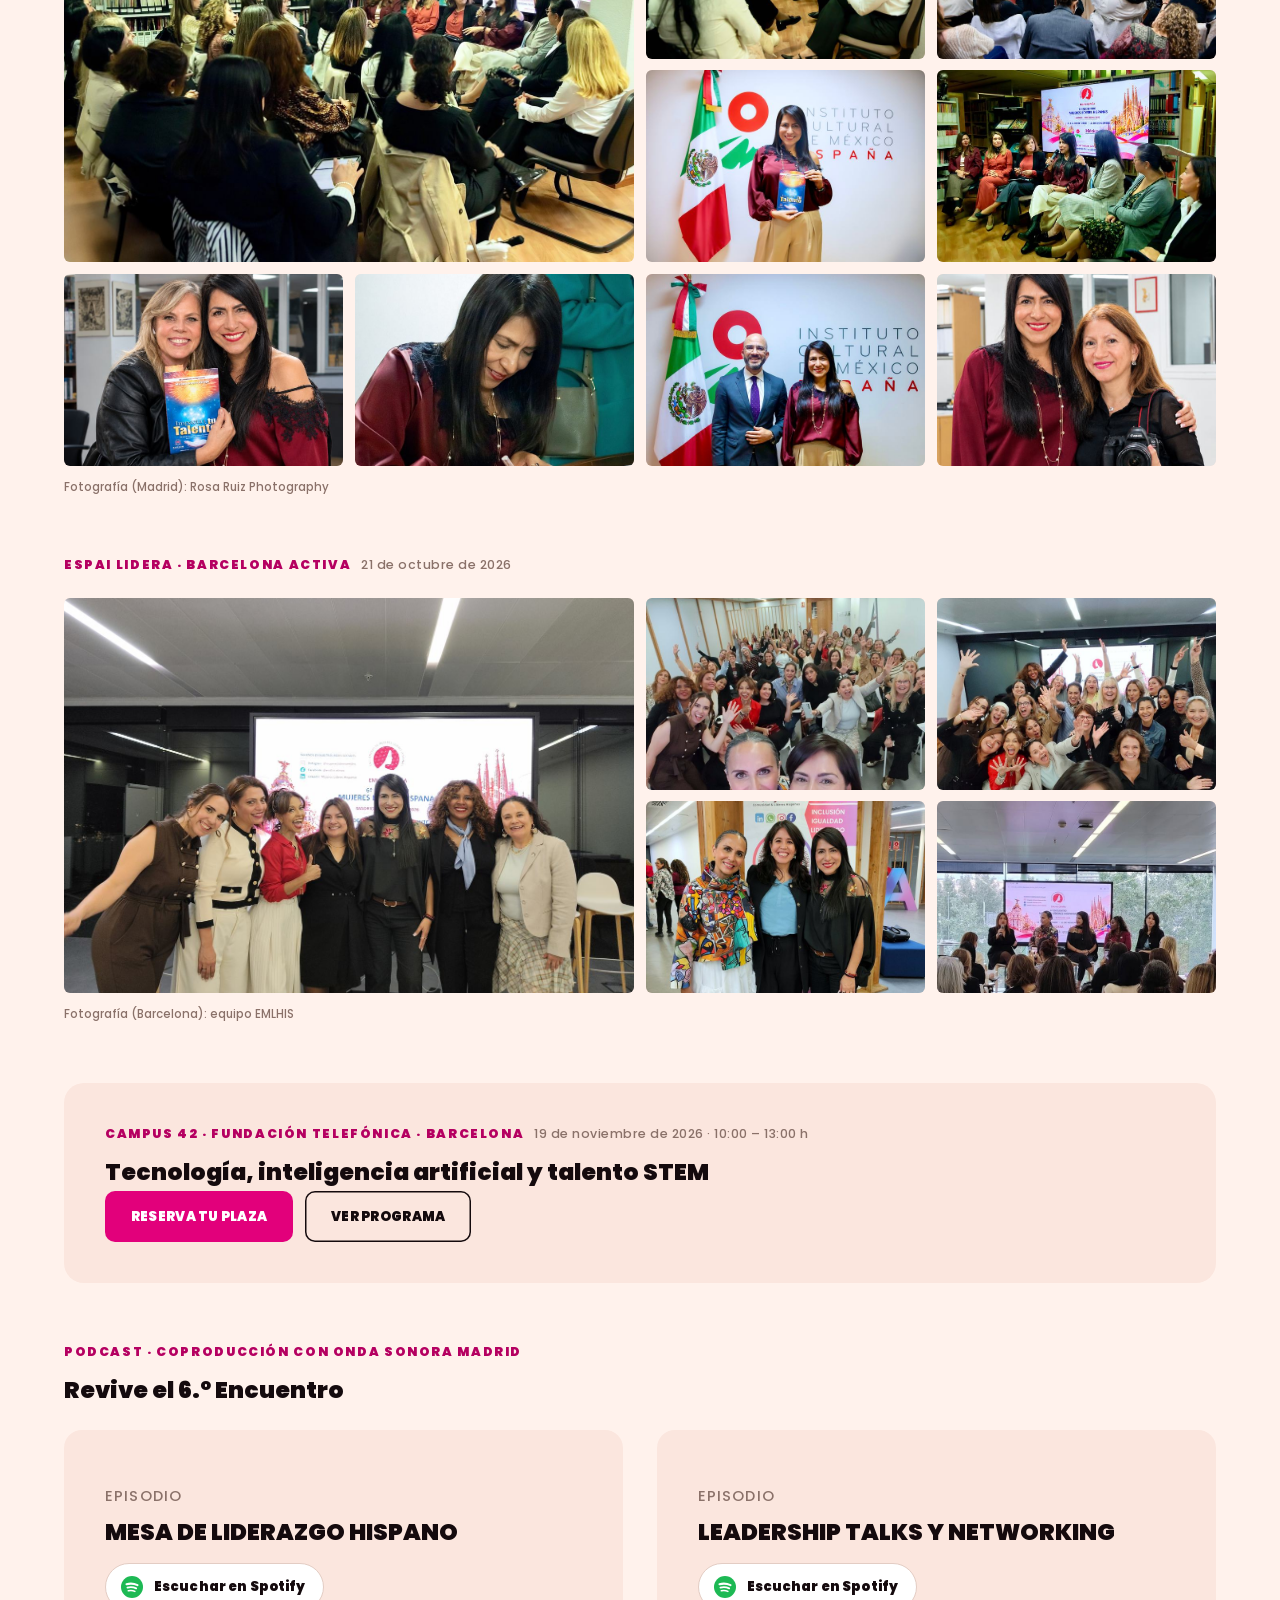
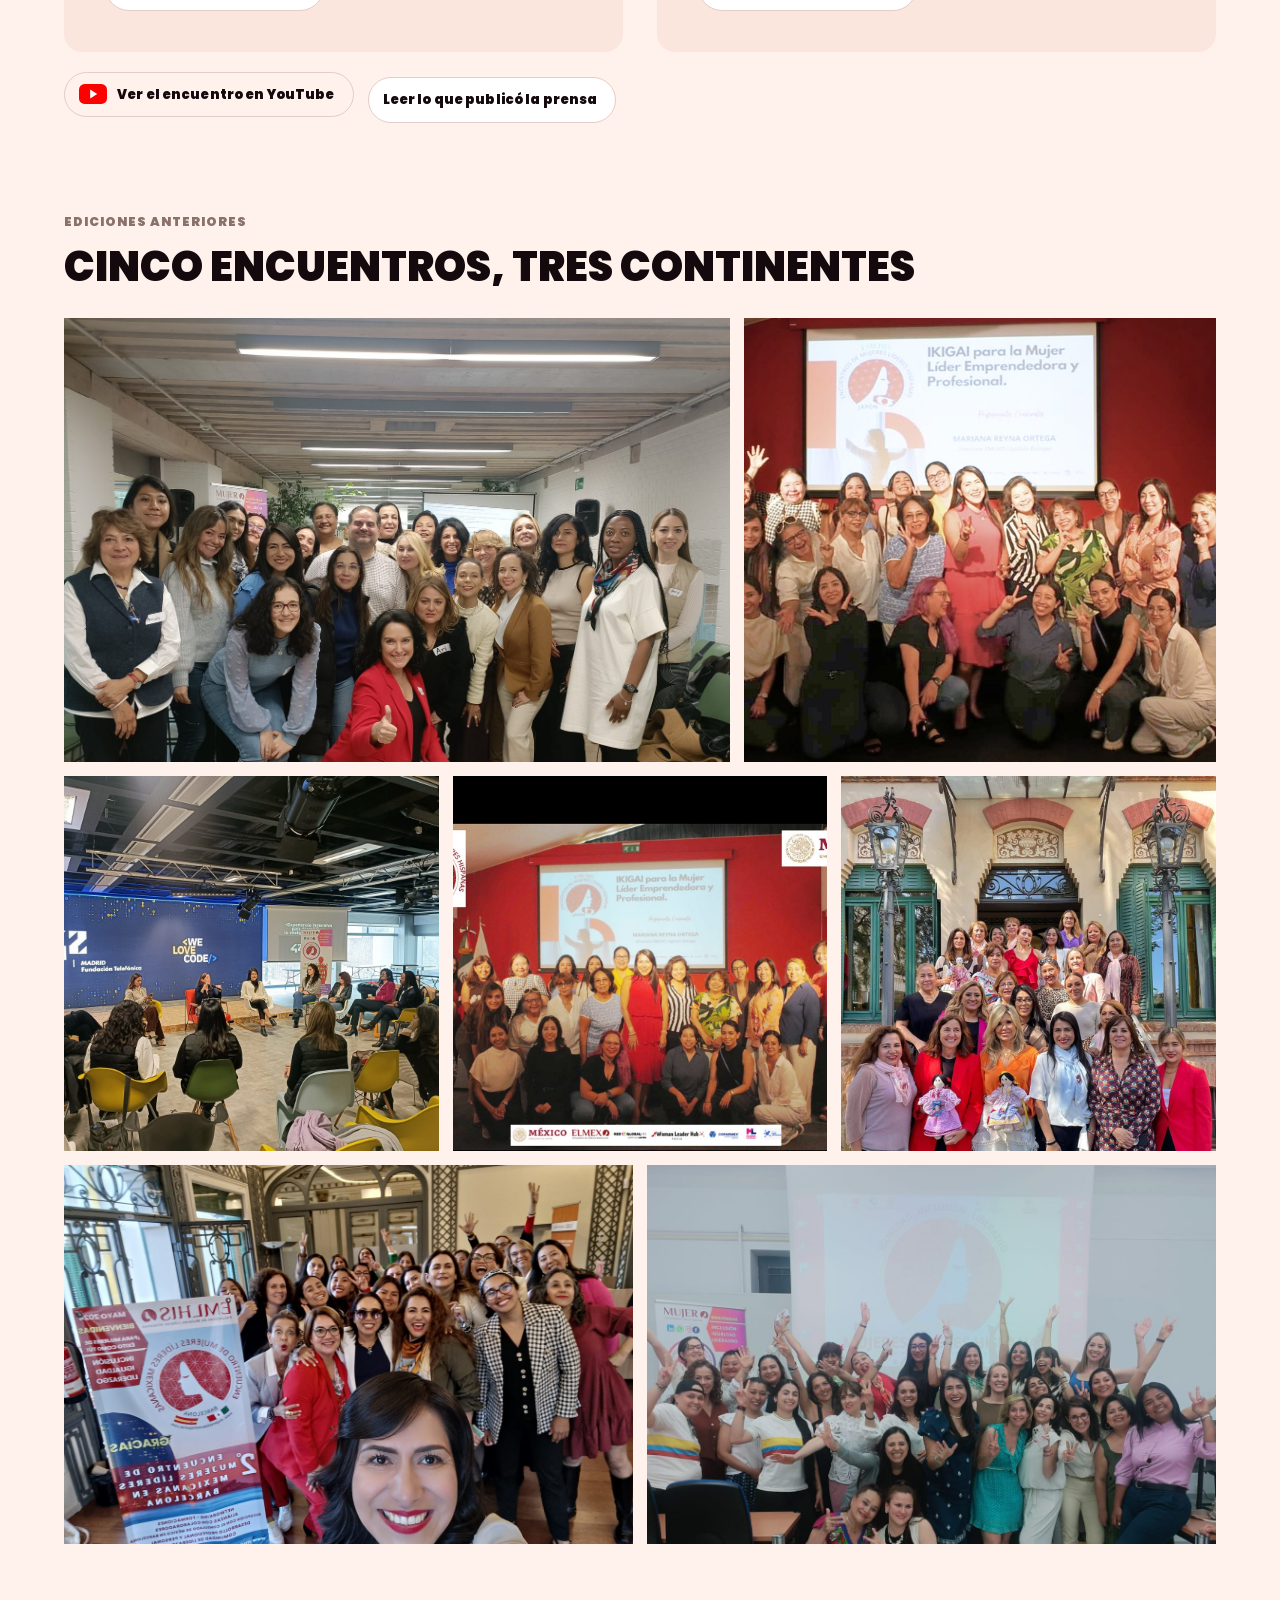
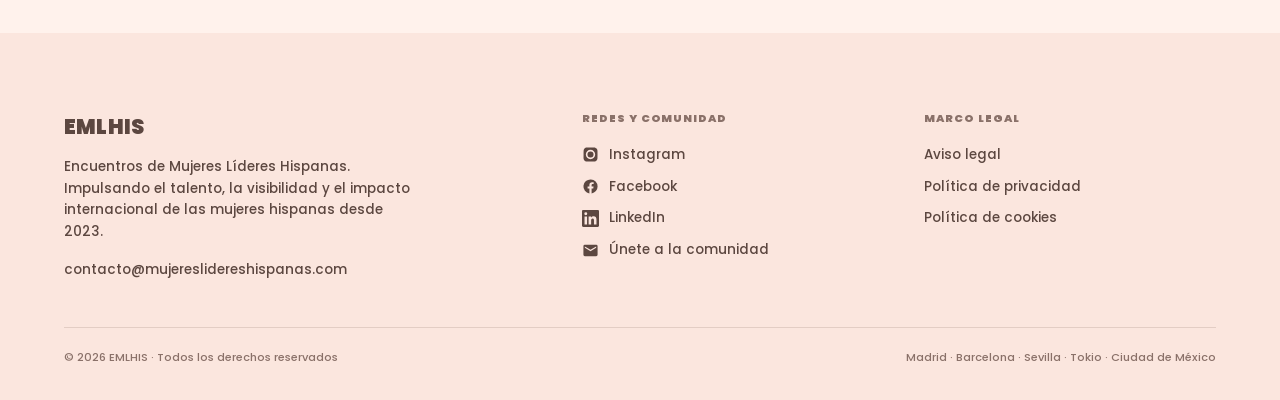
<file: encuentros/index.html>
<!doctype html>
<html lang="es">
<head>
<meta charset="utf-8">
<meta name="viewport" content="width=device-width,initial-scale=1">
<title>Encuentros EMLHIS · Memoria de nuestras ediciones</title>
<meta name="description" content="Fotos, podcast y prensa de los Encuentros de Mujeres Líderes Hispanas: 6.º Encuentro 2026 en Madrid y Barcelona y ediciones anteriores.">
<link rel="icon" type="image/png" href="../img/favicon.png">
<link rel="apple-touch-icon" href="../img/favicon.png">
<meta property="og:type" content="website">
<meta property="og:site_name" content="EMLHIS">
<meta property="og:locale" content="es_ES">
<meta property="og:title" content="Encuentros EMLHIS · Memoria de nuestras ediciones">
<meta property="og:description" content="Fotos, podcast y prensa de los Encuentros de Mujeres Líderes Hispanas: 6.º Encuentro 2026 en Madrid y Barcelona y ediciones anteriores.">
<meta property="og:url" content="https://mujereslidereshispanas.com/encuentros/">
<meta property="og:image" content="https://mujereslidereshispanas.com/img/og.jpg">
<meta property="og:image:width" content="1200">
<meta property="og:image:height" content="630">
<meta name="twitter:card" content="summary_large_image">
<link rel="canonical" href="https://mujereslidereshispanas.com/encuentros/">
<link rel="stylesheet" href="../styles.css">
</head>
<body>

<header>
  <div class="nav">
    <a class="brand" href="../">
      <img src="../img/logo-rosa.png" alt="">
      <span><b>EMLHIS</b><i>Mujeres Líderes Hispanas</i></span>
    </a>
    <nav class="links">
      <a href="../madrid/">Madrid</a>
      <a href="../barcelona/">Barcelona</a>
      <a href="../encuentros/" aria-current="page">Encuentros</a>
    </nav>
    <a class="btn" href="https://luma.com/e0zb1eoa">Reserva tu plaza</a>
  </div>
</header>

<main>

  <section class="hero pad">
    <p class="label">Memoria · 2023 – 2026</p>
    <h1 class="d1">Nuestros <span class="rosa">encuentros</span></h1>
    <div class="row">
      <p class="body-l">A lo largo de nuestros encuentros internacionales, celebrados en Barcelona, Ciudad de México, Tokio, Sevilla y Madrid, hemos creado un espacio transformador para la visibilización de mujeres líderes en el mundo hispano.</p>
    </div>
  </section>

  <section class="pad" id="edicion-2026" style="padding-top:0">
    <p class="label q">6.º Encuentro de Mujeres Líderes Hispanas · 2026</p>
    <h2 class="d3" style="margin-top:12px">Madrid y Barcelona</h2>

    <div class="ed" id="madrid-2026">
      <p class="sede-m">Fundación Casa de México en España · Madrid <span>19 de octubre de 2026</span></p>
    <div class="galeria">
      <a class="f" href="../img/encuentros/2026-madrid-casa-1-full.jpg"><img src="../img/encuentros/2026-madrid-casa-1-mini.jpg" width="1200" height="800" alt="6.º Encuentro EMLHIS en la Fundación Casa de México en España, Madrid (1 de 7)" loading="lazy"></a>
      <a class="w" href="../img/encuentros/2026-madrid-casa-2-full.jpg"><img src="../img/encuentros/2026-madrid-casa-2-mini.jpg" width="1200" height="800" alt="6.º Encuentro EMLHIS en la Fundación Casa de México en España, Madrid (2 de 7)" loading="lazy"></a>
      <a class="w" href="../img/encuentros/2026-madrid-casa-3-full.jpg"><img src="../img/encuentros/2026-madrid-casa-3-mini.jpg" width="1200" height="800" alt="6.º Encuentro EMLHIS en la Fundación Casa de México en España, Madrid (3 de 7)" loading="lazy"></a>
      <a href="../img/encuentros/2026-madrid-casa-4-full.jpg"><img src="../img/encuentros/2026-madrid-casa-4-mini.jpg" width="700" height="467" alt="6.º Encuentro EMLHIS en la Fundación Casa de México en España, Madrid (4 de 7)" loading="lazy"></a>
      <a href="../img/encuentros/2026-madrid-casa-5-full.jpg"><img src="../img/encuentros/2026-madrid-casa-5-mini.jpg" width="700" height="467" alt="6.º Encuentro EMLHIS en la Fundación Casa de México en España, Madrid (5 de 7)" loading="lazy"></a>
      <a href="../img/encuentros/2026-madrid-casa-6-full.jpg"><img src="../img/encuentros/2026-madrid-casa-6-mini.jpg" width="700" height="1050" alt="6.º Encuentro EMLHIS en la Fundación Casa de México en España, Madrid (6 de 7)" loading="lazy"></a>
      <a href="../img/encuentros/2026-madrid-casa-7-full.jpg"><img src="../img/encuentros/2026-madrid-casa-7-mini.jpg" width="700" height="1244" alt="6.º Encuentro EMLHIS en la Fundación Casa de México en España, Madrid (7 de 7)" loading="lazy"></a>
    </div>
    </div>

    <div class="ed">
      <p class="sede-m">Embajada de México en España · Madrid <span>19 de octubre de 2026</span></p>
    <div class="galeria">
      <a class="f" href="../img/encuentros/2026-madrid-embajada-1-full.jpg"><img src="../img/encuentros/2026-madrid-embajada-1-mini.jpg" width="1200" height="800" alt="6.º Encuentro EMLHIS en la Embajada de México en España, Madrid (1 de 9)" loading="lazy"></a>
      <a href="../img/encuentros/2026-madrid-embajada-2-full.jpg"><img src="../img/encuentros/2026-madrid-embajada-2-mini.jpg" width="700" height="467" alt="6.º Encuentro EMLHIS en la Embajada de México en España, Madrid (2 de 9)" loading="lazy"></a>
      <a href="../img/encuentros/2026-madrid-embajada-3-full.jpg"><img src="../img/encuentros/2026-madrid-embajada-3-mini.jpg" width="700" height="467" alt="6.º Encuentro EMLHIS en la Embajada de México en España, Madrid (3 de 9)" loading="lazy"></a>
      <a href="../img/encuentros/2026-madrid-embajada-4-full.jpg"><img src="../img/encuentros/2026-madrid-embajada-4-mini.jpg" width="700" height="467" alt="6.º Encuentro EMLHIS en la Embajada de México en España, Madrid (4 de 9)" loading="lazy"></a>
      <a href="../img/encuentros/2026-madrid-embajada-5-full.jpg"><img src="../img/encuentros/2026-madrid-embajada-5-mini.jpg" width="700" height="467" alt="6.º Encuentro EMLHIS en la Embajada de México en España, Madrid (5 de 9)" loading="lazy"></a>
      <a href="../img/encuentros/2026-madrid-embajada-6-full.jpg"><img src="../img/encuentros/2026-madrid-embajada-6-mini.jpg" width="700" height="988" alt="6.º Encuentro EMLHIS en la Embajada de México en España, Madrid (6 de 9)" loading="lazy"></a>
      <a href="../img/encuentros/2026-madrid-embajada-7-full.jpg"><img src="../img/encuentros/2026-madrid-embajada-7-mini.jpg" width="700" height="933" alt="6.º Encuentro EMLHIS en la Embajada de México en España, Madrid (7 de 9)" loading="lazy"></a>
      <a href="../img/encuentros/2026-madrid-embajada-8-full.jpg"><img src="../img/encuentros/2026-madrid-embajada-8-mini.jpg" width="700" height="1050" alt="6.º Encuentro EMLHIS en la Embajada de México en España, Madrid (8 de 9)" loading="lazy"></a>
      <a href="../img/encuentros/2026-madrid-embajada-9-full.jpg"><img src="../img/encuentros/2026-madrid-embajada-9-mini.jpg" width="700" height="933" alt="6.º Encuentro EMLHIS en la Embajada de México en España, Madrid (9 de 9)" loading="lazy"></a>
    </div>
      <p class="credito">Fotografía (Madrid): Rosa Ruiz Photography</p>
    </div>

    <div class="ed" id="barcelona-2026">
      <p class="sede-m">Espai Lidera · Barcelona Activa <span>21 de octubre de 2026</span></p>
    <div class="galeria">
      <a class="f" href="../img/encuentros/2026-barcelona-lidera-1-full.jpg"><img src="../img/encuentros/2026-barcelona-lidera-1-mini.jpg" width="1200" height="900" alt="6.º Encuentro EMLHIS en Espai Lidera, Barcelona Activa (1 de 5)" loading="lazy"></a>
      <a href="../img/encuentros/2026-barcelona-lidera-2-full.jpg"><img src="../img/encuentros/2026-barcelona-lidera-2-mini.jpg" width="700" height="933" alt="6.º Encuentro EMLHIS en Espai Lidera, Barcelona Activa (2 de 5)" loading="lazy"></a>
      <a href="../img/encuentros/2026-barcelona-lidera-3-full.jpg"><img src="../img/encuentros/2026-barcelona-lidera-3-mini.jpg" width="700" height="933" alt="6.º Encuentro EMLHIS en Espai Lidera, Barcelona Activa (3 de 5)" loading="lazy"></a>
      <a href="../img/encuentros/2026-barcelona-lidera-4-full.jpg"><img src="../img/encuentros/2026-barcelona-lidera-4-mini.jpg" width="700" height="933" alt="6.º Encuentro EMLHIS en Espai Lidera, Barcelona Activa (4 de 5)" loading="lazy"></a>
      <a href="../img/encuentros/2026-barcelona-lidera-5-full.jpg"><img src="../img/encuentros/2026-barcelona-lidera-5-mini.jpg" width="700" height="914" alt="6.º Encuentro EMLHIS en Espai Lidera, Barcelona Activa (5 de 5)" loading="lazy"></a>
    </div>
      <p class="credito">Fotografía (Barcelona): equipo EMLHIS</p>
    </div>

    <div class="ed proximo">
      <p class="sede-m">Campus 42 · Fundación Telefónica · Barcelona <span>19 de noviembre de 2026 · 10:00 – 13:00 h</span></p>
      <h3>Tecnología, inteligencia artificial y talento STEM</h3>
      <div class="acts"><a class="btn" href="https://luma.com/e0zb1eoa">Reserva tu plaza</a><a class="btn line" href="../barcelona/">Ver programa</a></div>
    </div>

    <div class="ed" id="escuchar">
      <p class="sede-m">Podcast · coproducción con Onda Sonora Madrid</p>
      <h3>Revive el 6.º Encuentro</h3>
    <div class="duo" style="margin-top:20px">
      <article>
        <p class="label">Episodio</p>
        <h3>Mesa de Liderazgo Hispano</h3>
        <a class="sp" href="https://open.spotify.com/episode/1PjA2PLSnwZYMy66iracHx" rel="noopener">
          <svg viewBox="0 0 24 24" aria-hidden="true"><circle cx="12" cy="12" r="11" fill="#1DB954"/><g fill="none" stroke="#fff" stroke-linecap="round"><path d="M6.5 9.2c3.6-1 7.6-.7 11 .9" stroke-width="2.1"/><path d="M7.4 12.6c2.9-.8 6.1-.5 8.8.8" stroke-width="1.8"/><path d="M8.3 15.8c2.2-.6 4.6-.4 6.6.6" stroke-width="1.5"/></g></svg>
          Escuchar en Spotify
        </a>
      </article>
      <article>
        <p class="label">Episodio</p>
        <h3>Leadership Talks y networking</h3>
        <a class="sp" href="https://open.spotify.com/episode/1McCSJ2j8MUwVOI1nyioiw" rel="noopener">
          <svg viewBox="0 0 24 24" aria-hidden="true"><circle cx="12" cy="12" r="11" fill="#1DB954"/><g fill="none" stroke="#fff" stroke-linecap="round"><path d="M6.5 9.2c3.6-1 7.6-.7 11 .9" stroke-width="2.1"/><path d="M7.4 12.6c2.9-.8 6.1-.5 8.8.8" stroke-width="1.8"/><path d="M8.3 15.8c2.2-.6 4.6-.4 6.6.6" stroke-width="1.5"/></g></svg>
          Escuchar en Spotify
        </a>
      </article>
    </div>
    <a class="yt" href="https://youtu.be/ZNilJzfRnXg" rel="noopener">
      <svg viewBox="0 0 28 20" aria-hidden="true"><rect width="28" height="20" rx="5.6" fill="#FF0000"/><path d="M11.2 5.6 18.2 10l-7 4.4Z" fill="#fff"/></svg>
      Ver el encuentro en YouTube
    </a>
      <a class="sp" href="../#prensa">Leer lo que publicó la prensa</a>
    </div>
  </section>

  <section class="pad" id="anteriores" style="padding-top:0">
    <p class="label q">Ediciones anteriores</p>
    <h2 class="d3" style="margin-top:12px">Cinco encuentros, tres continentes</h2>
    <div class="grid">
      <img class="ga" src="../img/g1.jpg" alt="Encuentro de Mujeres Líderes Hispanas, fotografía de grupo">
      <img class="gb" src="../img/g2.jpg" alt="Encuentro EMLHIS en Tokio, Japón">
      <img class="gc" src="../img/g3.jpg" alt="Jornada EMLHIS en Campus 42 Barcelona">
      <img class="gc" src="../img/g4.jpg" alt="Encuentro EMLHIS en Ciudad de México">
      <img class="gc" src="../img/g5.jpg" alt="Participantes de EMLHIS en Barcelona">
      <img class="gd" src="../img/g6.jpg" alt="Jornada formativa de EMLHIS">
      <img class="gd" src="../img/g7.jpg" alt="Participantes celebrando al cierre de un encuentro EMLHIS">
    </div>
  </section>

</main>

<footer>
  <div class="fcols">
    <div>
      <p class="bname">EMLHIS</p>
      <p>Encuentros de Mujeres Líderes Hispanas. Impulsando el talento, la visibilidad y el impacto internacional de las mujeres hispanas desde 2023.</p>
      <a class="fmail" href="mailto:contacto@mujereslidereshispanas.com">contacto@mujereslidereshispanas.com</a>
    </div>
    <div class="fsoc-list">
      <h4>Redes y comunidad</h4>
      <a href="https://www.instagram.com/mujereslideresemlhis/" rel="noopener"><svg viewBox="0 0 24 24" aria-hidden="true"><path d="M12 2.2c3.2 0 3.6 0 4.9.07 1.2.05 1.8.25 2.2.42.6.22 1 .48 1.4.9.43.42.7.82.92 1.4.17.42.37 1.06.42 2.2.06 1.3.07 1.7.07 4.9s0 3.6-.07 4.9c-.05 1.2-.25 1.8-.42 2.2-.22.6-.49 1-.92 1.4-.42.43-.8.7-1.4.92-.42.17-1 .37-2.2.42-1.3.06-1.7.07-4.9.07s-3.6 0-4.9-.07c-1.2-.05-1.8-.25-2.2-.42-.6-.22-1-.49-1.4-.92-.43-.42-.7-.8-.92-1.4-.17-.42-.37-1-.42-2.2C2.2 15.6 2.2 15.2 2.2 12s0-3.6.07-4.9c.05-1.2.25-1.8.42-2.2.22-.6.49-1 .92-1.4.42-.43.8-.7 1.4-.92.42-.17 1-.37 2.2-.42C8.4 2.2 8.8 2.2 12 2.2Zm0 3.2a6.6 6.6 0 1 0 0 13.2 6.6 6.6 0 0 0 0-13.2Zm0 10.9a4.3 4.3 0 1 1 0-8.6 4.3 4.3 0 0 1 0 8.6Zm8.4-11.2a1.55 1.55 0 1 1-3.1 0 1.55 1.55 0 0 1 3.1 0Z"/></svg>Instagram</a>
      <a href="https://www.facebook.com/emlhis.elmex?locale=es_ES" rel="noopener"><svg viewBox="0 0 24 24" aria-hidden="true"><path d="M22 12a10 10 0 1 0-11.56 9.88v-6.99H7.9V12h2.54V9.8c0-2.5 1.5-3.9 3.77-3.9 1.1 0 2.24.2 2.24.2v2.46h-1.26c-1.24 0-1.63.77-1.63 1.56V12h2.78l-.45 2.89h-2.33v6.99A10 10 0 0 0 22 12Z"/></svg>Facebook</a>
      <a href="https://www.linkedin.com/company/mujeres-l%C3%ADderes-hispanas/" rel="noopener"><svg viewBox="0 0 24 24" aria-hidden="true"><path d="M20.45 20.45h-3.56v-5.57c0-1.33-.02-3.04-1.85-3.04-1.85 0-2.14 1.45-2.14 2.94v5.67H9.35V9h3.41v1.56h.05a3.74 3.74 0 0 1 3.37-1.85c3.6 0 4.27 2.37 4.27 5.46v6.28ZM5.34 7.43a2.06 2.06 0 1 1 0-4.13 2.06 2.06 0 0 1 0 4.13ZM7.12 20.45H3.56V9h3.56v11.45ZM22.22 0H1.77C.79 0 0 .77 0 1.72v20.56C0 23.23.79 24 1.77 24h20.45c.98 0 1.78-.77 1.78-1.72V1.72C24 .77 23.2 0 22.22 0Z"/></svg>LinkedIn</a>
      <a href="https://forms.gle/fabeTngVrLn1AUGQ7" rel="noopener"><svg viewBox="0 0 24 24" aria-hidden="true"><path d="M20 4H4a2 2 0 0 0-2 2v12a2 2 0 0 0 2 2h16a2 2 0 0 0 2-2V6a2 2 0 0 0-2-2Zm0 4.24-8 4.7-8-4.7V6.2l8 4.7 8-4.7v2.04Z"/></svg>Únete a la comunidad</a>
    </div>
    <div>
      <h4>Marco legal</h4>
      <a href="../legal/#aviso">Aviso legal</a>
      <a href="../legal/#privacidad">Política de privacidad</a>
      <a href="../legal/#cookies">Política de cookies</a>
    </div>
  </div>
  <div class="fbot">
    <span>© 2026 EMLHIS · Todos los derechos reservados</span>
    <span style="margin-left:auto">Madrid · Barcelona · Sevilla · Tokio · Ciudad de México</span>
  </div>
</footer>

<script src="../app.js"></script>
<dialog class="lb" aria-label="Foto ampliada">
  <img alt="">
  <p class="lb-cap"></p>
  <button class="lb-x" type="button" aria-label="Cerrar">×</button>
  <button class="lb-prev" type="button" aria-label="Foto anterior">‹</button>
  <button class="lb-next" type="button" aria-label="Foto siguiente">›</button>
</dialog>
<script>
(function(){
  var d=document.querySelector('.lb'); if(!d||!d.showModal) return;
  var img=d.querySelector('img'), cap=d.querySelector('.lb-cap'), set=[], i=0;
  function show(n){ i=(n+set.length)%set.length; var a=set[i];
    img.src=a.href; img.alt=a.querySelector('img').alt; cap.textContent=(i+1)+' / '+set.length; }
  document.querySelectorAll('.galeria').forEach(function(g){
    var links=[].slice.call(g.querySelectorAll('a'));
    links.forEach(function(a,k){ a.addEventListener('click',function(e){
      e.preventDefault(); set=links; show(k); d.showModal(); }); });
  });
  d.querySelector('.lb-x').onclick=function(){d.close();};
  d.querySelector('.lb-prev').onclick=function(){show(i-1);};
  d.querySelector('.lb-next').onclick=function(){show(i+1);};
  d.addEventListener('click',function(e){ if(e.target===d) d.close(); });
  d.addEventListener('keydown',function(e){
    if(e.key==='ArrowLeft') show(i-1); if(e.key==='ArrowRight') show(i+1); });
  d.addEventListener('close',function(){ img.removeAttribute('src'); });
})();
</script>
</body>
</html>
</file>
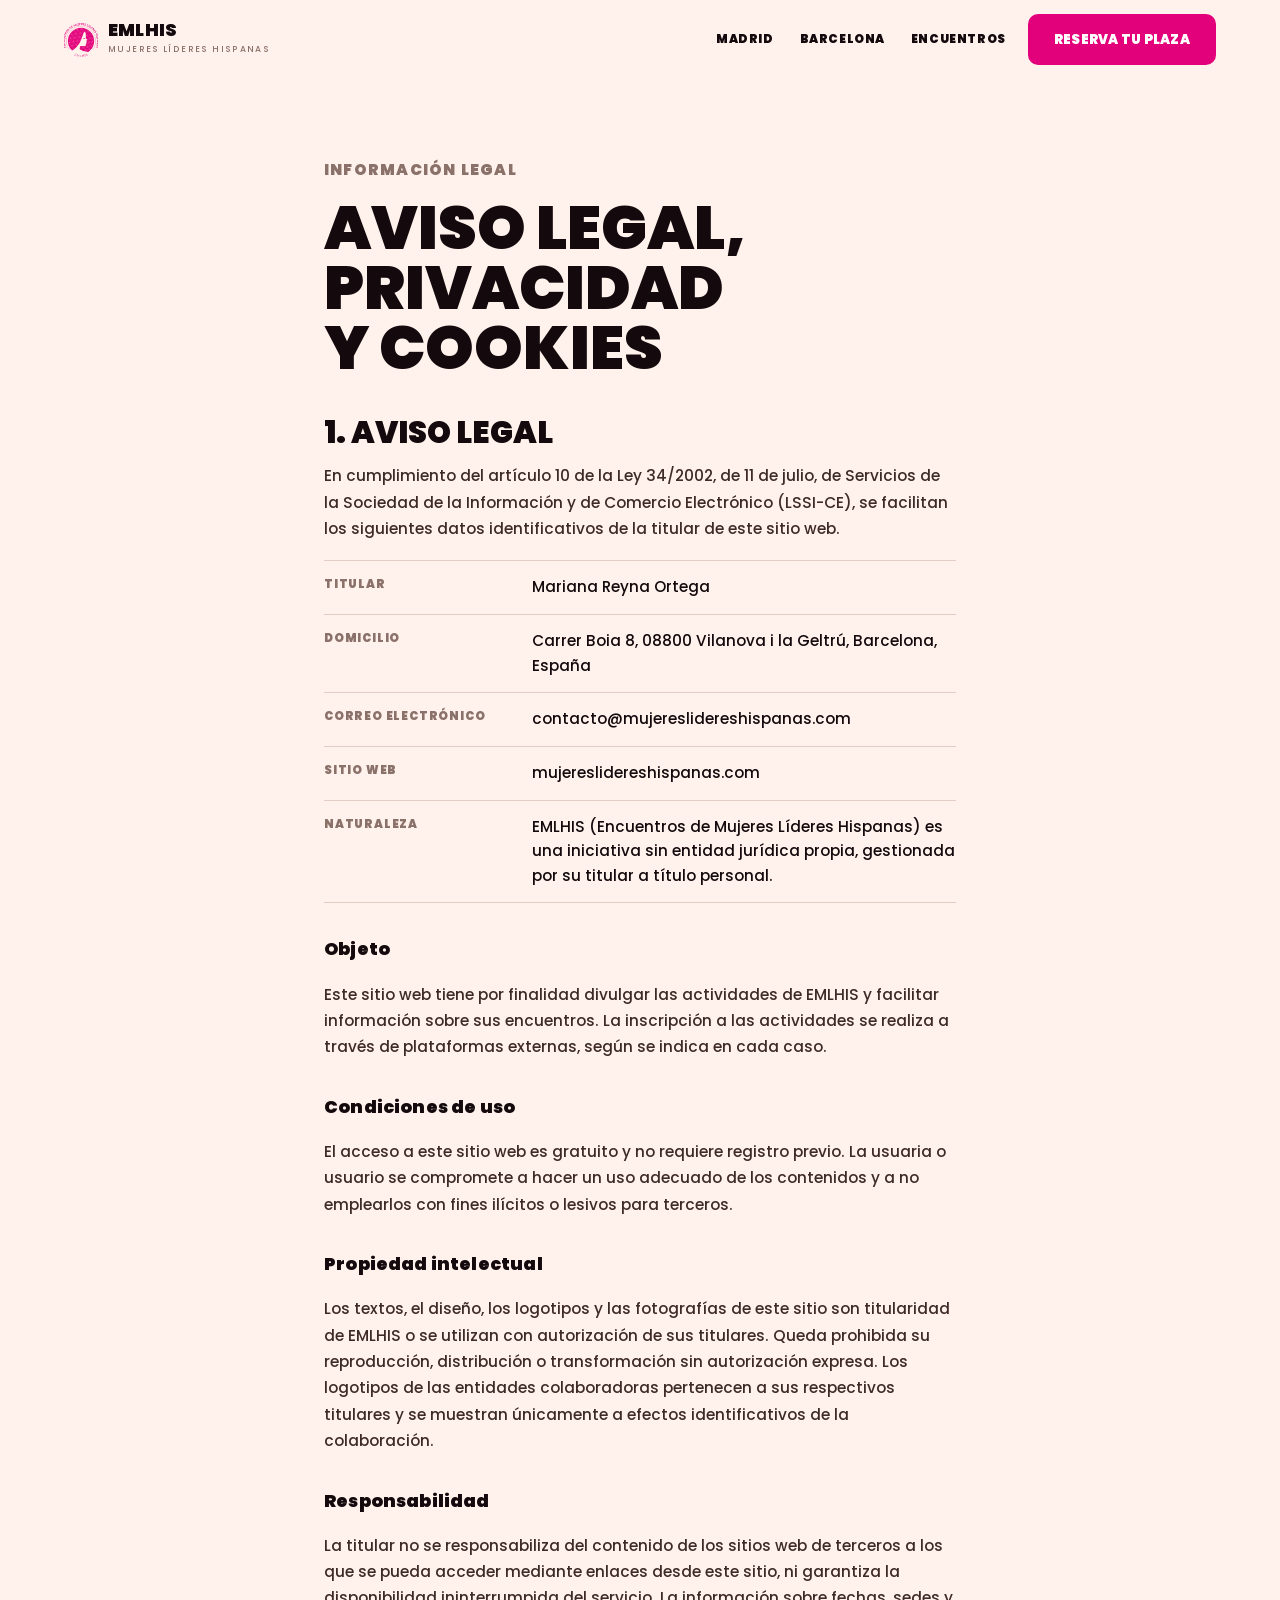
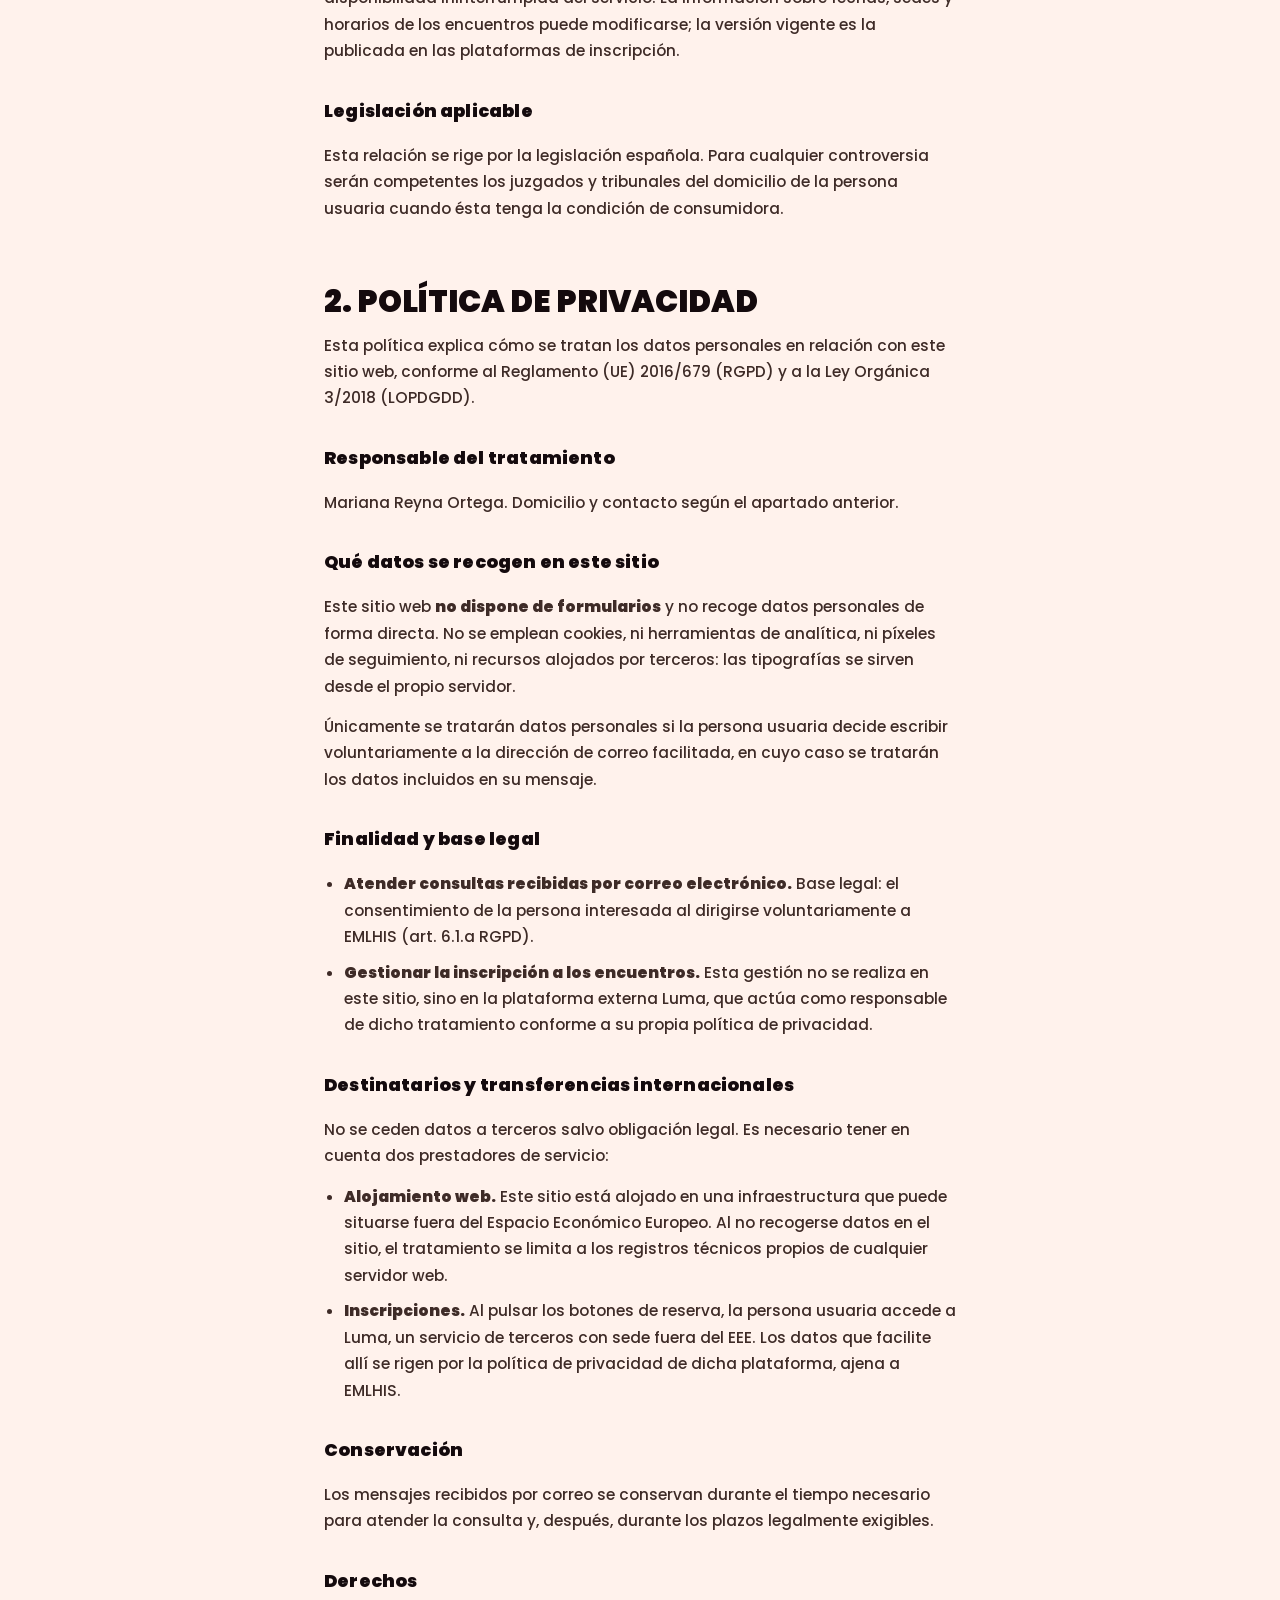
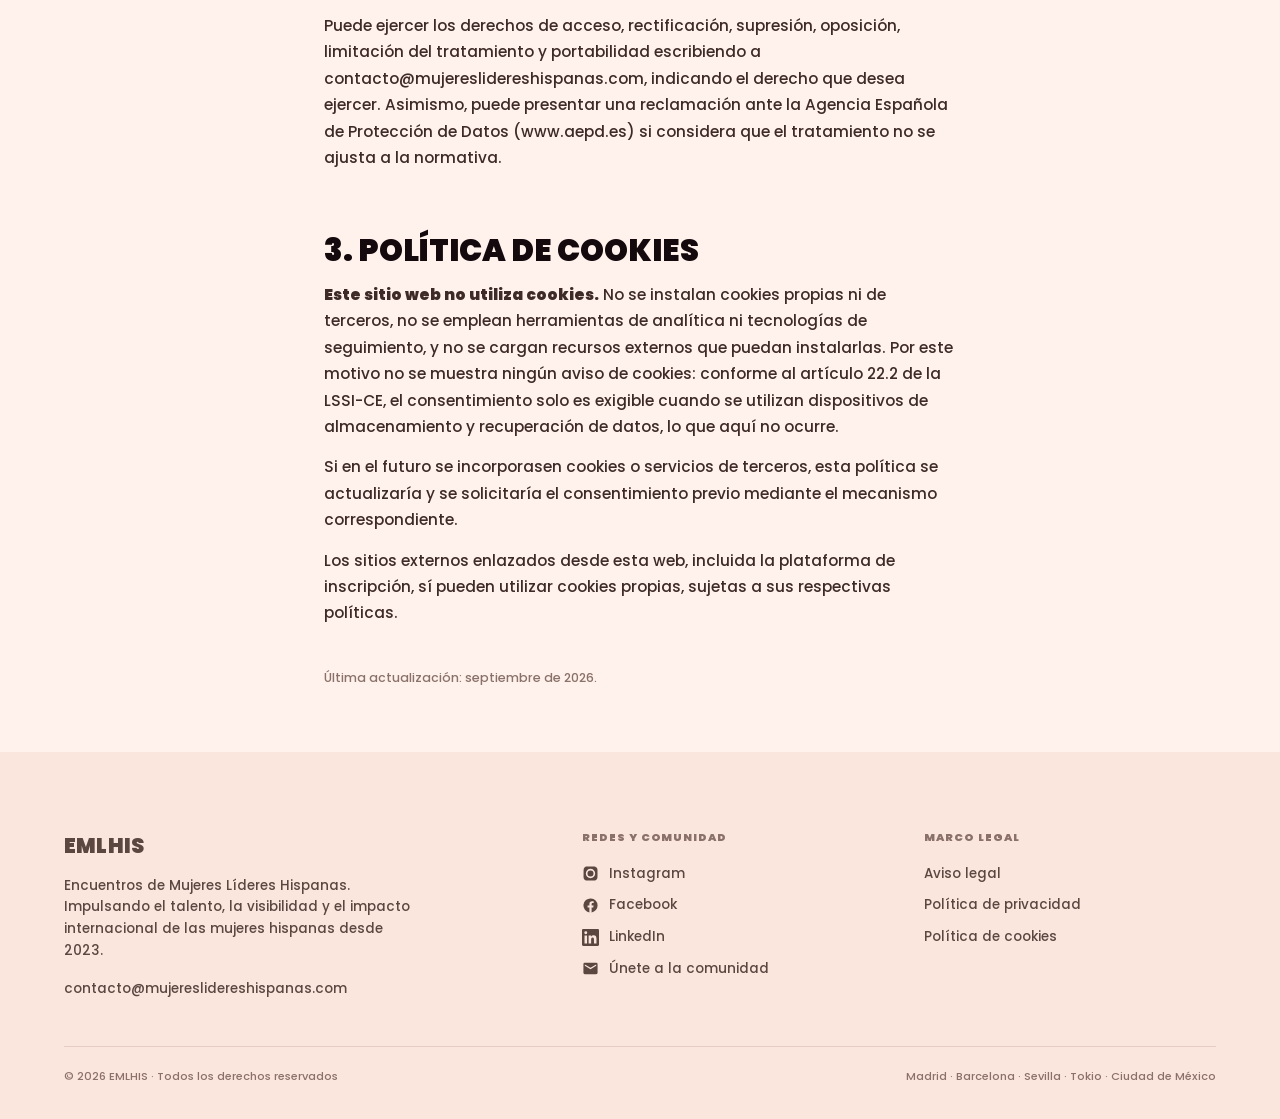
<file: legal/index.html>
<!doctype html>
<html lang="es">
<head>
<meta charset="utf-8">
<meta name="viewport" content="width=device-width,initial-scale=1">
<title>Información legal · EMLHIS</title>
<meta name="description" content="Aviso legal, política de privacidad y política de cookies de EMLHIS.">
<meta name="robots" content="noindex">
<link rel="icon" type="image/png" href="../img/favicon.png">
<link rel="stylesheet" href="../styles.css">
</head>
<body>

<header>
  <div class="nav">
    <a class="brand" href="../">
      <img src="../img/logo-rosa.png" alt="">
      <span><b>EMLHIS</b><i>Mujeres Líderes Hispanas</i></span>
    </a>
    <nav class="links">
      <a href="../madrid/">Madrid</a>
      <a href="../barcelona/">Barcelona</a>
      <a href="../encuentros/">Encuentros</a>
    </nav>
    <a class="btn" href="https://luma.com/calendar/cal-kecgkxtrnHeTKhY">Reserva tu plaza</a>
  </div>
</header>

<main class="pad legal">

  <p class="label q">Información legal</p>
  <h1 class="d2" style="margin-top:14px">Aviso legal, privacidad y cookies</h1>

  <h2 class="d3" id="aviso">1. Aviso legal</h2>
  <p>En cumplimiento del artículo 10 de la Ley 34/2002, de 11 de julio, de Servicios de la Sociedad de la Información y de Comercio Electrónico (LSSI-CE), se facilitan los siguientes datos identificativos de la titular de este sitio web.</p>

  <dl class="dl">
    <div><dt>Titular</dt><dd>Mariana Reyna Ortega</dd></div>
    <div><dt>Domicilio</dt><dd>Carrer Boia 8, 08800 Vilanova i la Geltrú, Barcelona, España</dd></div>
    <div><dt>Correo electrónico</dt><dd><a href="mailto:contacto@mujereslidereshispanas.com">contacto@mujereslidereshispanas.com</a></dd></div>
    <div><dt>Sitio web</dt><dd>mujereslidereshispanas.com</dd></div>
    <div><dt>Naturaleza</dt><dd>EMLHIS (Encuentros de Mujeres Líderes Hispanas) es una iniciativa sin entidad jurídica propia, gestionada por su titular a título personal.</dd></div>
  </dl>

  <h3>Objeto</h3>
  <p>Este sitio web tiene por finalidad divulgar las actividades de EMLHIS y facilitar información sobre sus encuentros. La inscripción a las actividades se realiza a través de plataformas externas, según se indica en cada caso.</p>

  <h3>Condiciones de uso</h3>
  <p>El acceso a este sitio web es gratuito y no requiere registro previo. La usuaria o usuario se compromete a hacer un uso adecuado de los contenidos y a no emplearlos con fines ilícitos o lesivos para terceros.</p>

  <h3>Propiedad intelectual</h3>
  <p>Los textos, el diseño, los logotipos y las fotografías de este sitio son titularidad de EMLHIS o se utilizan con autorización de sus titulares. Queda prohibida su reproducción, distribución o transformación sin autorización expresa. Los logotipos de las entidades colaboradoras pertenecen a sus respectivos titulares y se muestran únicamente a efectos identificativos de la colaboración.</p>

  <h3>Responsabilidad</h3>
  <p>La titular no se responsabiliza del contenido de los sitios web de terceros a los que se pueda acceder mediante enlaces desde este sitio, ni garantiza la disponibilidad ininterrumpida del servicio. La información sobre fechas, sedes y horarios de los encuentros puede modificarse; la versión vigente es la publicada en las plataformas de inscripción.</p>

  <h3>Legislación aplicable</h3>
  <p>Esta relación se rige por la legislación española. Para cualquier controversia serán competentes los juzgados y tribunales del domicilio de la persona usuaria cuando ésta tenga la condición de consumidora.</p>

  <h2 class="d3" id="privacidad">2. Política de privacidad</h2>
  <p>Esta política explica cómo se tratan los datos personales en relación con este sitio web, conforme al Reglamento (UE) 2016/679 (RGPD) y a la Ley Orgánica 3/2018 (LOPDGDD).</p>

  <h3>Responsable del tratamiento</h3>
  <p>Mariana Reyna Ortega. Domicilio y contacto según el apartado anterior.</p>

  <h3>Qué datos se recogen en este sitio</h3>
  <p>Este sitio web <strong>no dispone de formularios</strong> y no recoge datos personales de forma directa. No se emplean cookies, ni herramientas de analítica, ni píxeles de seguimiento, ni recursos alojados por terceros: las tipografías se sirven desde el propio servidor.</p>
  <p>Únicamente se tratarán datos personales si la persona usuaria decide escribir voluntariamente a la dirección de correo facilitada, en cuyo caso se tratarán los datos incluidos en su mensaje.</p>

  <h3>Finalidad y base legal</h3>
  <ul>
    <li><strong>Atender consultas recibidas por correo electrónico.</strong> Base legal: el consentimiento de la persona interesada al dirigirse voluntariamente a EMLHIS (art. 6.1.a RGPD).</li>
    <li><strong>Gestionar la inscripción a los encuentros.</strong> Esta gestión no se realiza en este sitio, sino en la plataforma externa Luma, que actúa como responsable de dicho tratamiento conforme a su propia política de privacidad.</li>
  </ul>

  <h3>Destinatarios y transferencias internacionales</h3>
  <p>No se ceden datos a terceros salvo obligación legal. Es necesario tener en cuenta dos prestadores de servicio:</p>
  <ul>
    <li><strong>Alojamiento web.</strong> Este sitio está alojado en una infraestructura que puede situarse fuera del Espacio Económico Europeo. Al no recogerse datos en el sitio, el tratamiento se limita a los registros técnicos propios de cualquier servidor web.</li>
    <li><strong>Inscripciones.</strong> Al pulsar los botones de reserva, la persona usuaria accede a Luma, un servicio de terceros con sede fuera del EEE. Los datos que facilite allí se rigen por la política de privacidad de dicha plataforma, ajena a EMLHIS.</li>
  </ul>

  <h3>Conservación</h3>
  <p>Los mensajes recibidos por correo se conservan durante el tiempo necesario para atender la consulta y, después, durante los plazos legalmente exigibles.</p>

  <h3>Derechos</h3>
  <p>Puede ejercer los derechos de acceso, rectificación, supresión, oposición, limitación del tratamiento y portabilidad escribiendo a <a href="mailto:contacto@mujereslidereshispanas.com">contacto@mujereslidereshispanas.com</a>, indicando el derecho que desea ejercer. Asimismo, puede presentar una reclamación ante la Agencia Española de Protección de Datos (<a href="https://www.aepd.es" rel="noopener">www.aepd.es</a>) si considera que el tratamiento no se ajusta a la normativa.</p>

  <h2 class="d3" id="cookies">3. Política de cookies</h2>
  <p><strong>Este sitio web no utiliza cookies.</strong> No se instalan cookies propias ni de terceros, no se emplean herramientas de analítica ni tecnologías de seguimiento, y no se cargan recursos externos que puedan instalarlas. Por este motivo no se muestra ningún aviso de cookies: conforme al artículo 22.2 de la LSSI-CE, el consentimiento solo es exigible cuando se utilizan dispositivos de almacenamiento y recuperación de datos, lo que aquí no ocurre.</p>
  <p>Si en el futuro se incorporasen cookies o servicios de terceros, esta política se actualizaría y se solicitaría el consentimiento previo mediante el mecanismo correspondiente.</p>
  <p>Los sitios externos enlazados desde esta web, incluida la plataforma de inscripción, sí pueden utilizar cookies propias, sujetas a sus respectivas políticas.</p>

  <p class="upd">Última actualización: septiembre de 2026.</p>

</main>

<footer>
  <div class="fcols">
    <div>
      <p class="bname">EMLHIS</p>
      <p>Encuentros de Mujeres Líderes Hispanas. Impulsando el talento, la visibilidad y el impacto internacional de las mujeres hispanas desde 2023.</p>
      <a class="fmail" href="mailto:contacto@mujereslidereshispanas.com">contacto@mujereslidereshispanas.com</a>
    </div>
    <div class="fsoc-list">
      <h4>Redes y comunidad</h4>
      <a href="https://www.instagram.com/mujereslideresemlhis/" rel="noopener"><svg viewBox="0 0 24 24" aria-hidden="true"><path d="M12 2.2c3.2 0 3.6 0 4.9.07 1.2.05 1.8.25 2.2.42.6.22 1 .48 1.4.9.43.42.7.82.92 1.4.17.42.37 1.06.42 2.2.06 1.3.07 1.7.07 4.9s0 3.6-.07 4.9c-.05 1.2-.25 1.8-.42 2.2-.22.6-.49 1-.92 1.4-.42.43-.8.7-1.4.92-.42.17-1 .37-2.2.42-1.3.06-1.7.07-4.9.07s-3.6 0-4.9-.07c-1.2-.05-1.8-.25-2.2-.42-.6-.22-1-.49-1.4-.92-.43-.42-.7-.8-.92-1.4-.17-.42-.37-1-.42-2.2C2.2 15.6 2.2 15.2 2.2 12s0-3.6.07-4.9c.05-1.2.25-1.8.42-2.2.22-.6.49-1 .92-1.4.42-.43.8-.7 1.4-.92.42-.17 1-.37 2.2-.42C8.4 2.2 8.8 2.2 12 2.2Zm0 3.2a6.6 6.6 0 1 0 0 13.2 6.6 6.6 0 0 0 0-13.2Zm0 10.9a4.3 4.3 0 1 1 0-8.6 4.3 4.3 0 0 1 0 8.6Zm8.4-11.2a1.55 1.55 0 1 1-3.1 0 1.55 1.55 0 0 1 3.1 0Z"/></svg>Instagram</a>
      <a href="https://www.facebook.com/emlhis.elmex?locale=es_ES" rel="noopener"><svg viewBox="0 0 24 24" aria-hidden="true"><path d="M22 12a10 10 0 1 0-11.56 9.88v-6.99H7.9V12h2.54V9.8c0-2.5 1.5-3.9 3.77-3.9 1.1 0 2.24.2 2.24.2v2.46h-1.26c-1.24 0-1.63.77-1.63 1.56V12h2.78l-.45 2.89h-2.33v6.99A10 10 0 0 0 22 12Z"/></svg>Facebook</a>
      <a href="https://www.linkedin.com/company/mujeres-l%C3%ADderes-hispanas/" rel="noopener"><svg viewBox="0 0 24 24" aria-hidden="true"><path d="M20.45 20.45h-3.56v-5.57c0-1.33-.02-3.04-1.85-3.04-1.85 0-2.14 1.45-2.14 2.94v5.67H9.35V9h3.41v1.56h.05a3.74 3.74 0 0 1 3.37-1.85c3.6 0 4.27 2.37 4.27 5.46v6.28ZM5.34 7.43a2.06 2.06 0 1 1 0-4.13 2.06 2.06 0 0 1 0 4.13ZM7.12 20.45H3.56V9h3.56v11.45ZM22.22 0H1.77C.79 0 0 .77 0 1.72v20.56C0 23.23.79 24 1.77 24h20.45c.98 0 1.78-.77 1.78-1.72V1.72C24 .77 23.2 0 22.22 0Z"/></svg>LinkedIn</a>
      <a href="https://forms.gle/fabeTngVrLn1AUGQ7" rel="noopener"><svg viewBox="0 0 24 24" aria-hidden="true"><path d="M20 4H4a2 2 0 0 0-2 2v12a2 2 0 0 0 2 2h16a2 2 0 0 0 2-2V6a2 2 0 0 0-2-2Zm0 4.24-8 4.7-8-4.7V6.2l8 4.7 8-4.7v2.04Z"/></svg>Únete a la comunidad</a>
    </div>
    <div>
      <h4>Marco legal</h4>
      <a href="../legal/#aviso">Aviso legal</a>
      <a href="../legal/#privacidad">Política de privacidad</a>
      <a href="../legal/#cookies">Política de cookies</a>
    </div>
  </div>
  <div class="fbot">
    <span>© 2026 EMLHIS · Todos los derechos reservados</span>
    <span style="margin-left:auto">Madrid · Barcelona · Sevilla · Tokio · Ciudad de México</span>
  </div>
</footer>

</body>
</html>
</file>
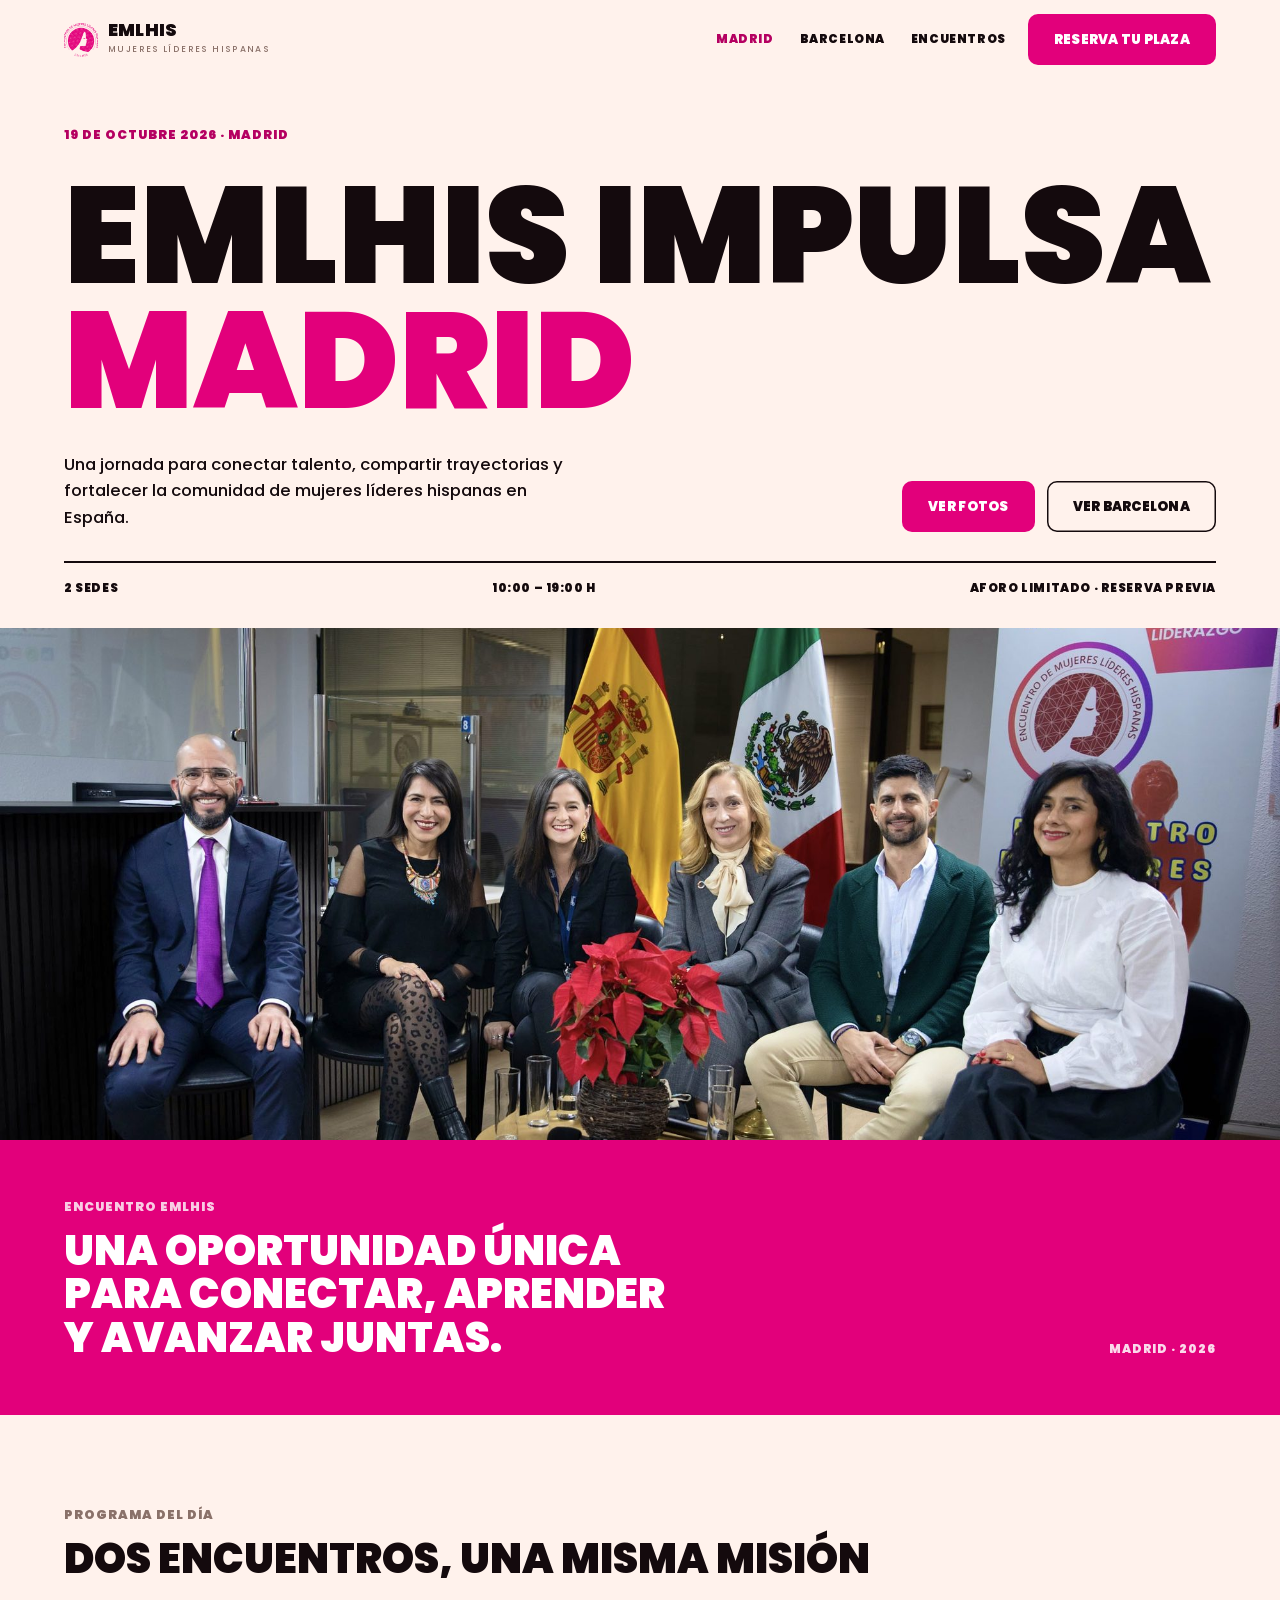
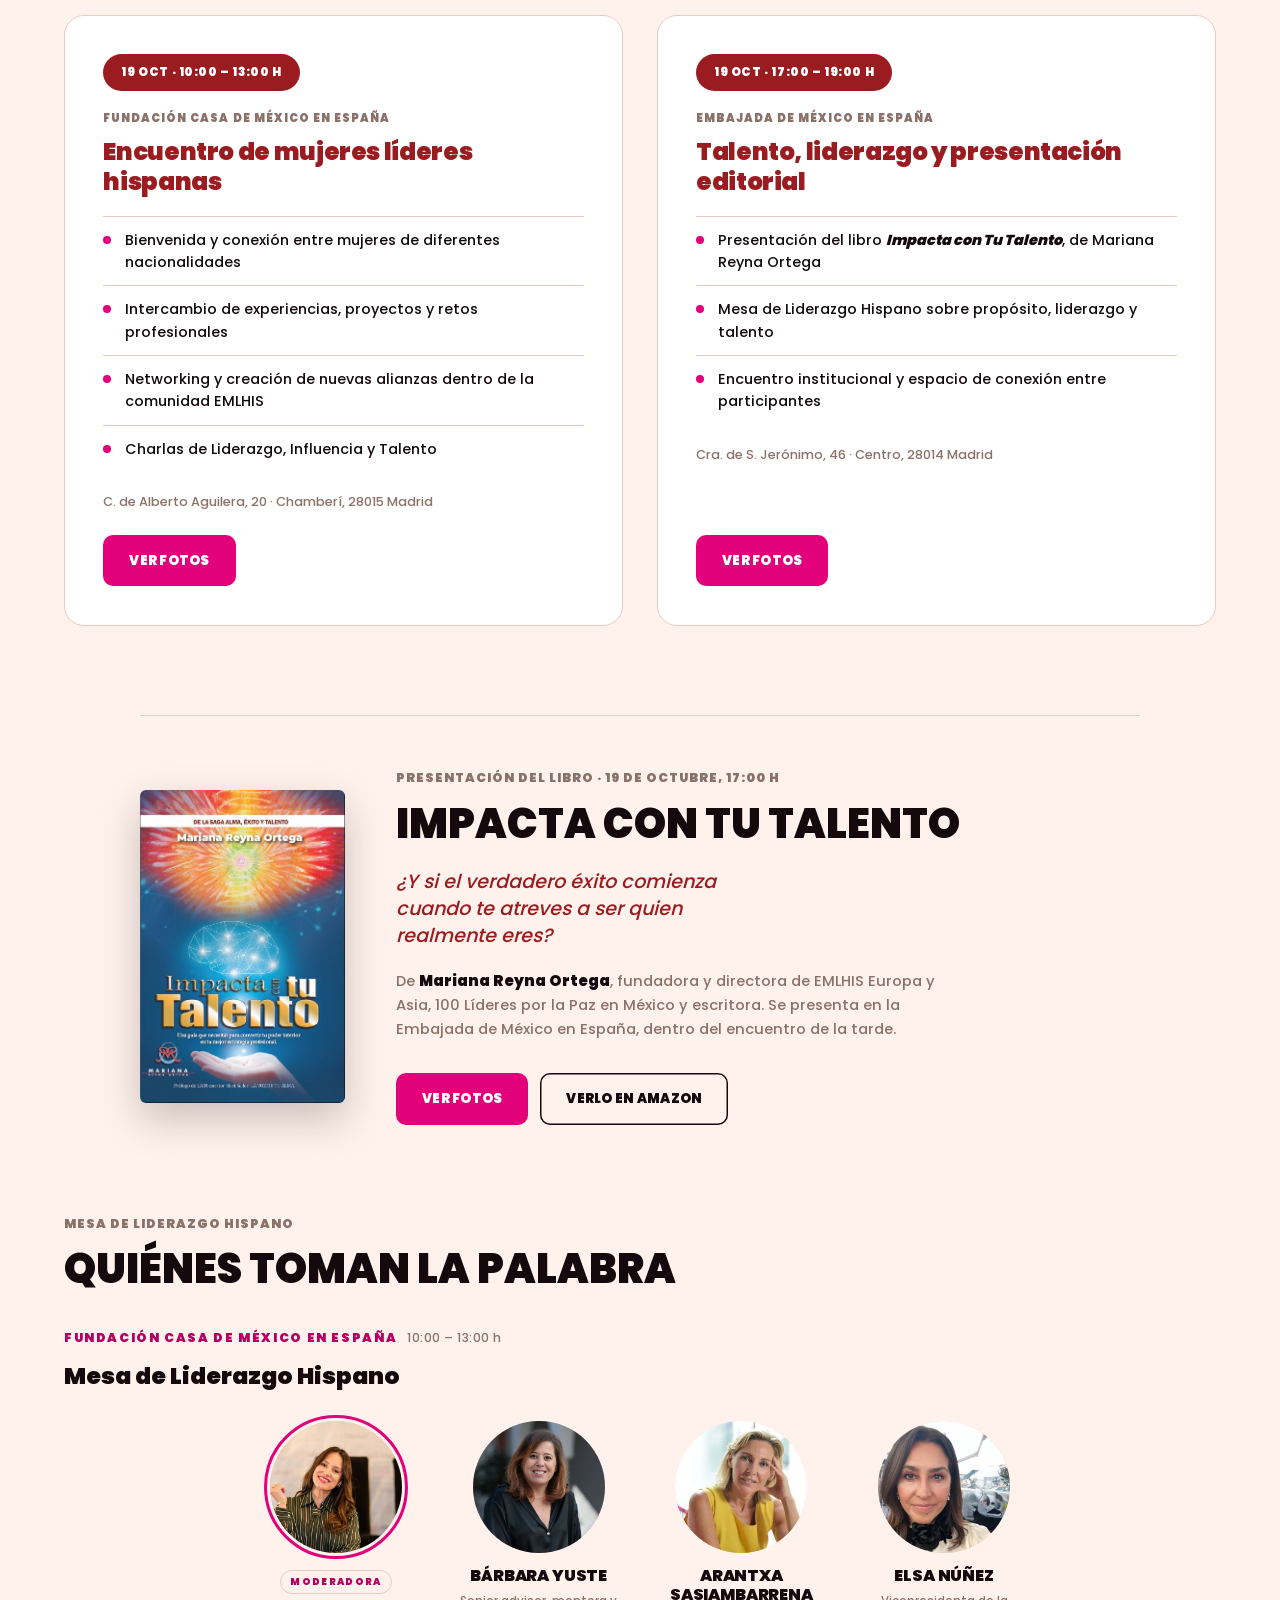
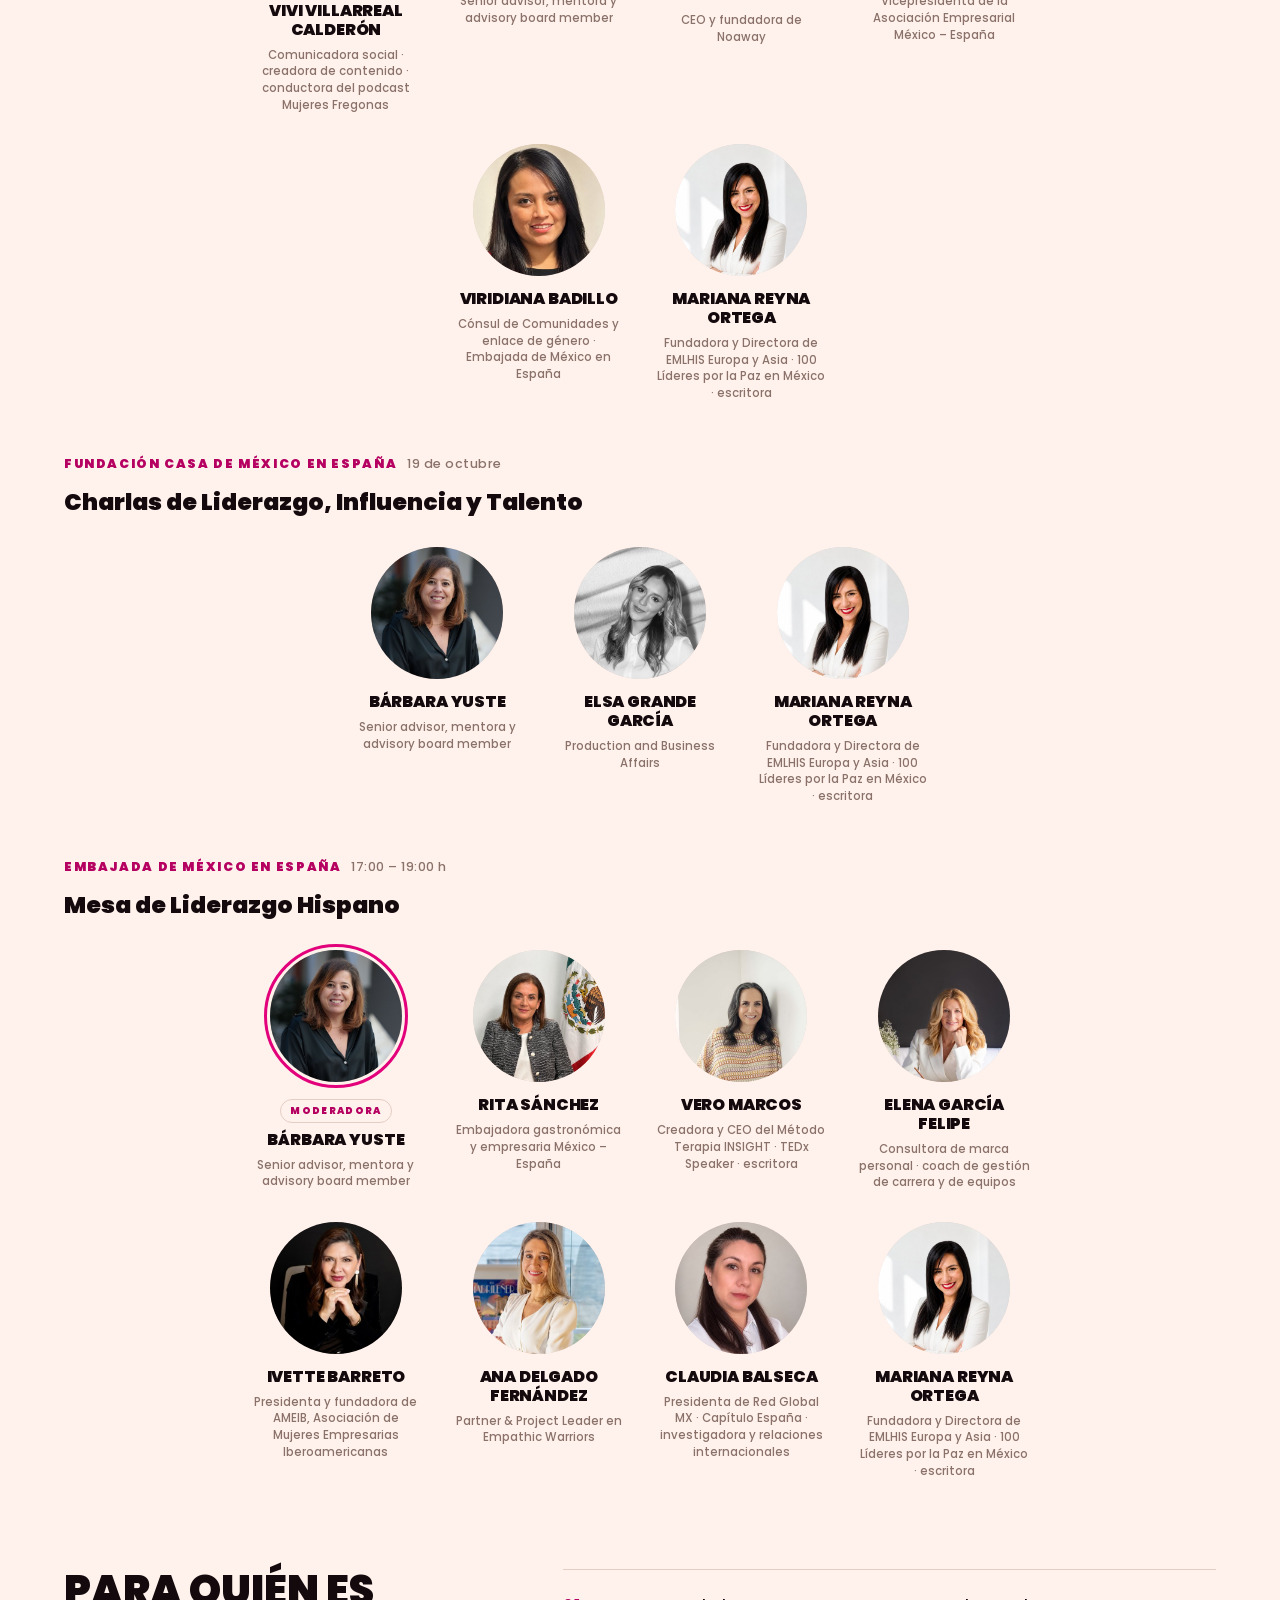
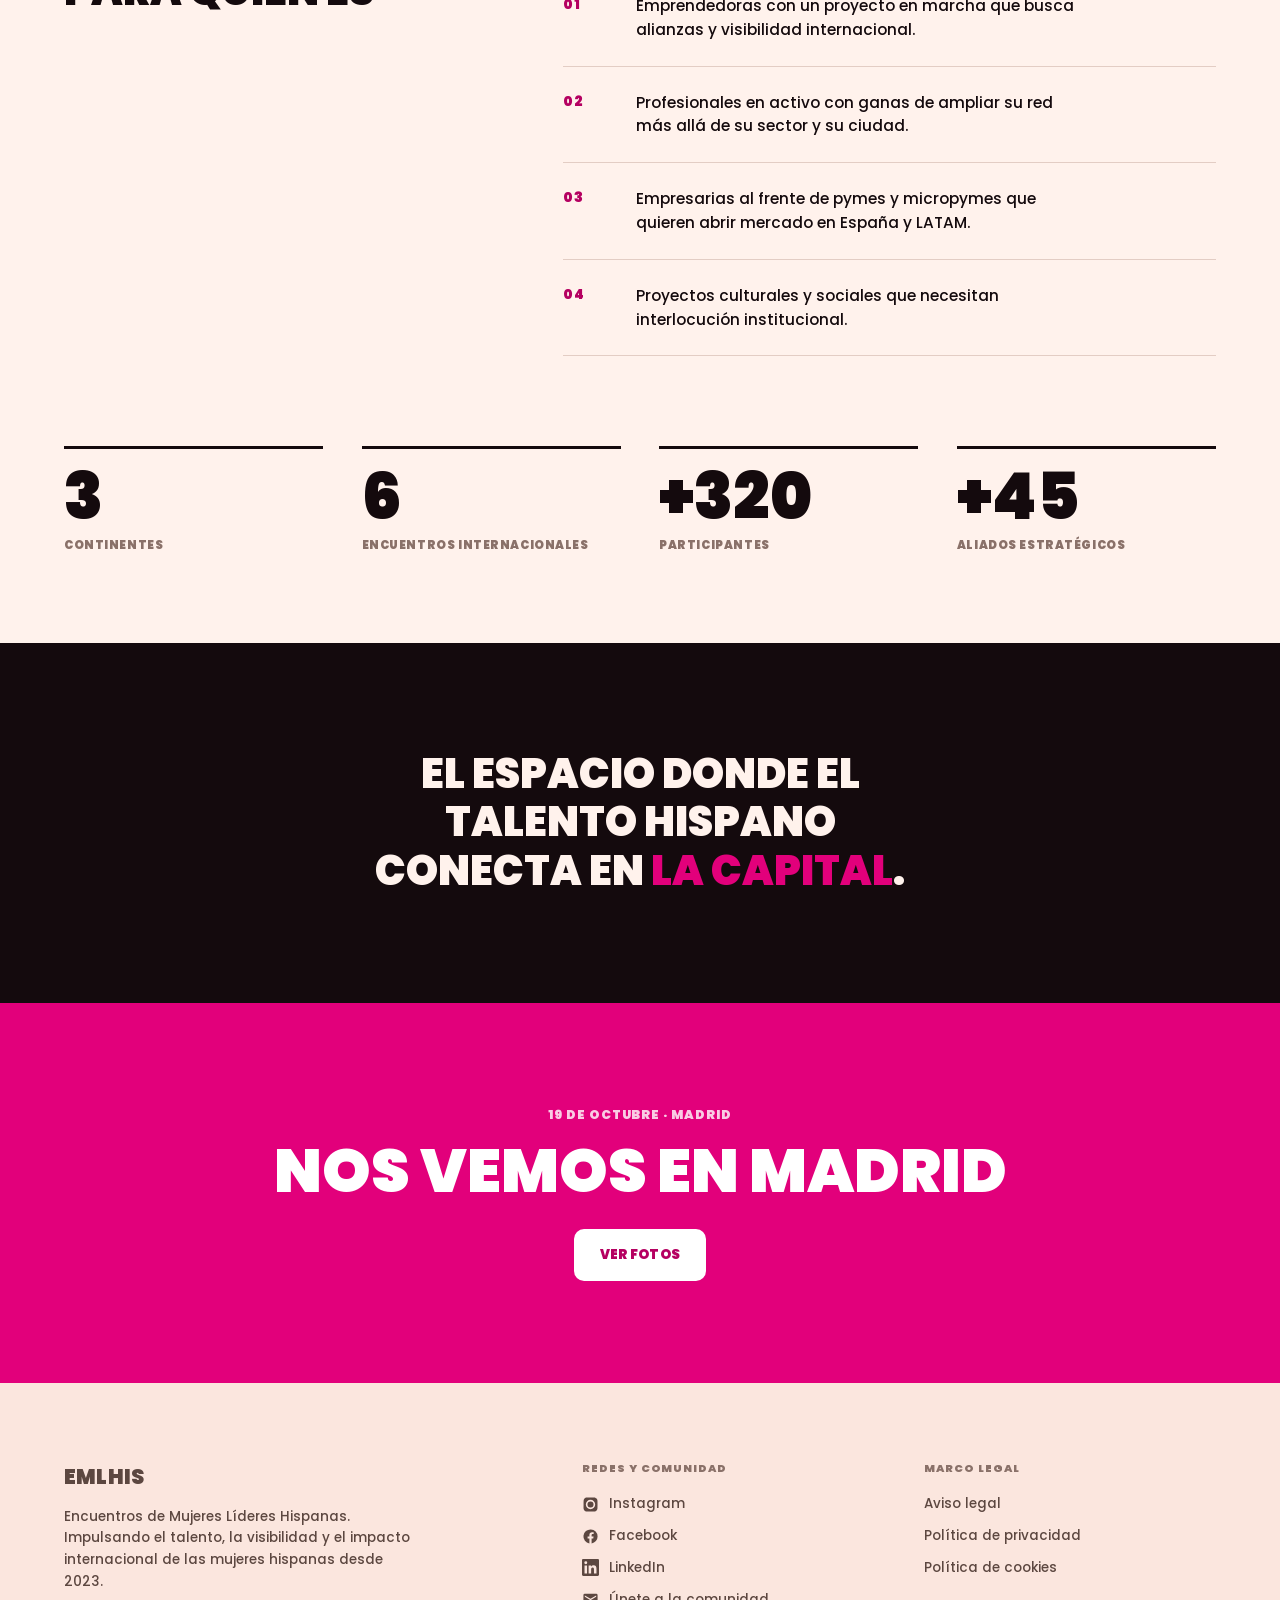
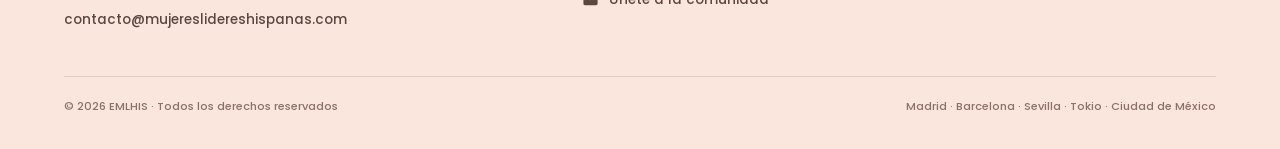
<file: madrid/index.html>
<!doctype html>
<html lang="es">
<head>
<meta charset="utf-8">
<meta name="viewport" content="width=device-width,initial-scale=1">
<title>Encuentro de mujeres líderes hispanas en Madrid · 19 oct 2026</title>
<meta name="description" content="Jornada de liderazgo y networking para mujeres hispanas en Madrid. 19 de octubre de 2026, en la Fundación Casa de México en España y la Embajada de México en España.">
<link rel="icon" type="image/png" href="../img/favicon.png">
<link rel="apple-touch-icon" href="../img/favicon.png">
<meta property="og:type" content="website">
<meta property="og:site_name" content="EMLHIS">
<meta property="og:locale" content="es_ES">
<meta property="og:title" content="Encuentro de mujeres líderes hispanas en Madrid · 19 oct 2026">
<meta property="og:description" content="Jornada de liderazgo y networking para mujeres hispanas en Madrid. 19 de octubre de 2026, en la Fundación Casa de México en España y la Embajada de México en España.">
<meta property="og:url" content="https://mujereslidereshispanas.com/madrid/">
<meta property="og:image" content="https://mujereslidereshispanas.com/img/og.jpg">
<meta property="og:image:width" content="1200">
<meta property="og:image:height" content="630">
<meta property="og:image:alt" content="EMLHIS. El talento femenino no entiende de fronteras. Madrid y Barcelona, 19 y 21 de octubre de 2026.">
<meta name="twitter:card" content="summary_large_image">
<link rel="canonical" href="https://mujereslidereshispanas.com/madrid/">
<link rel="stylesheet" href="../styles.css">
<script type="application/ld+json">[{"@context":"https://schema.org","@type":"Event","name":"EMLHIS Madrid · Liderazgo y networking","description":"Jornada de networking y liderazgo para mujeres hispanas en Madrid.","startDate":"2026-10-19T10:00:00+02:00","endDate":"2026-10-19T13:00:00+02:00","eventAttendanceMode":"https://schema.org/OfflineEventAttendanceMode","eventStatus":"https://schema.org/EventScheduled","location":{"@type":"Place","name":"Fundación Casa de México en España","address":{"@type":"PostalAddress","addressLocality":"Madrid","addressCountry":"ES"}},"organizer":{"@type":"Organization","name":"EMLHIS — Encuentros de Mujeres Líderes Hispanas","url":"https://mujereslidereshispanas.com/"},"image":["https://mujereslidereshispanas.com/img/og.jpg"],"offers":{"@type":"Offer","price":"0","priceCurrency":"EUR","availability":"https://schema.org/InStock","url":"https://luma.com/kdk5a2ra","validFrom":"2026-09-01T00:00:00+02:00"},"inLanguage":"es","isAccessibleForFree":true},{"@context":"https://schema.org","@type":"Event","name":"EMLHIS Madrid · Panel de liderazgo y presentación de libro","description":"Panel de liderazgo hispano y presentación del libro «Impacta con Tu Talento», de Mariana Reyna Ortega.","startDate":"2026-10-19T17:00:00+02:00","endDate":"2026-10-19T19:00:00+02:00","eventAttendanceMode":"https://schema.org/OfflineEventAttendanceMode","eventStatus":"https://schema.org/EventScheduled","location":{"@type":"Place","name":"Embajada de México en España","address":{"@type":"PostalAddress","addressLocality":"Madrid","addressCountry":"ES"}},"organizer":{"@type":"Organization","name":"EMLHIS — Encuentros de Mujeres Líderes Hispanas","url":"https://mujereslidereshispanas.com/"},"image":["https://mujereslidereshispanas.com/img/og.jpg"],"offers":{"@type":"Offer","price":"0","priceCurrency":"EUR","availability":"https://schema.org/InStock","url":"https://luma.com/0ts4avxm","validFrom":"2026-09-01T00:00:00+02:00"},"inLanguage":"es","isAccessibleForFree":true}]</script>
</head>
<body>

<header>
  <div class="nav">
    <a class="brand" href="../">
      <img src="../img/logo-rosa.png" alt="">
      <span><b>EMLHIS</b><i>Mujeres Líderes Hispanas</i></span>
    </a>
    <nav class="links">
      <a href="../madrid/" aria-current="page">Madrid</a>
      <a href="../barcelona/">Barcelona</a>
      <a href="../encuentros/">Encuentros</a>
    </nav>
    <a class="btn" href="https://luma.com/calendar/cal-kecgkxtrnHeTKhY">Reserva tu plaza</a>
  </div>
</header>

<main>

  <section class="hero pad">
    <p class="label">19 de octubre 2026 · Madrid</p>
    <h1 class="d1">EMLHIS impulsa <span class="rosa">Madrid</span></h1>
    <div class="row">
      <p class="body-l">Una jornada para conectar talento, compartir trayectorias y fortalecer la comunidad de mujeres líderes hispanas en España.</p>
      <div class="acts">
      <a class="btn" href="../encuentros/#madrid-2026">Ver fotos</a>
      <a class="btn line" href="../barcelona/">Ver Barcelona</a>
    </div>
    </div>
    <div class="rule-meta">
      <span>2 sedes</span>
      <span>10:00 – 19:00 h</span>
      <span>Aforo limitado · reserva previa</span>
    </div>
  </section>

  <img class="full" src="../img/mad.jpg" alt="Panel de liderazgo en un encuentro EMLHIS, con las banderas de España y México">

  <section class="band-rosa band-flush">
    <div class="pad">
      <div>
        <p class="label">Encuentro EMLHIS</p>
        <h2 class="d3" style="margin-top:12px">Una oportunidad única para conectar, aprender y avanzar juntas.</h2>
      </div>
      <span class="tagright">Madrid · 2026</span>
    </div>
  </section>

  <section class="pad">
    <p class="label q">Programa del día</p>
    <h2 class="d3" style="margin:12px 0 0">Dos encuentros, una misma misión</h2>
    <div class="sessions">

      <article class="sesion">
        <span class="hora">19 oct · 10:00 – 13:00 h</span>
        <p class="sede">Fundación Casa de México en España</p>
        <h3>Encuentro de mujeres líderes hispanas</h3>
        <ul>
          <li>Bienvenida y conexión entre mujeres de diferentes nacionalidades</li>
          <li>Intercambio de experiencias, proyectos y retos profesionales</li>
          <li>Networking y creación de nuevas alianzas dentro de la comunidad EMLHIS</li>
          <li>Charlas de Liderazgo, Influencia y Talento</li>
        </ul>
        <p class="dir">C. de Alberto Aguilera, 20 · Chamberí, 28015 Madrid</p>
        <span class="cta"><a class="btn" href="../encuentros/#madrid-2026">Ver fotos</a></span>
      </article>

      <article class="sesion">
        <span class="hora">19 oct · 17:00 – 19:00 h</span>
        <p class="sede">Embajada de México en España</p>
        <h3>Talento, liderazgo y presentación editorial</h3>
        <ul>
          <li>Presentación del libro <em>Impacta con Tu Talento</em>, de Mariana Reyna Ortega</li>
          <li>Mesa de Liderazgo Hispano sobre propósito, liderazgo y talento</li>
          <li>Encuentro institucional y espacio de conexión entre participantes</li>
        </ul>
        <p class="dir">Cra. de S. Jerónimo, 46 · Centro, 28014 Madrid</p>
        <span class="cta"><a class="btn" href="../encuentros/#madrid-2026">Ver fotos</a></span>
      </article>

    </div>
  </section>

  <section class="pad" id="libro" style="padding-top:0">
    <div class="libro-wide">
      <img src="../img/libro.jpg" alt="Portada de «Impacta con Tu Talento», de Mariana Reyna Ortega" width="425" height="649" loading="lazy">
      <div>
        <p class="label q">Presentación del libro · 19 de octubre, 17:00 h</p>
        <h2 class="d3" style="margin:14px 0 0">Impacta con Tu Talento</h2>
        <p class="gancho">¿Y si el verdadero éxito comienza cuando te atreves a ser quien realmente eres?</p>
        <p class="autora">De <strong>Mariana Reyna Ortega</strong>, fundadora y directora de EMLHIS Europa y Asia, 100 Líderes por la Paz en México y escritora. Se presenta en la Embajada de México en España, dentro del encuentro de la tarde.</p>
        <div class="acts">
          <a class="btn" href="../encuentros/#madrid-2026">Ver fotos</a>
          <a class="btn line" href="https://www.amazon.es/Impacta-Tu-Talento-personal-profesional/dp/8409174693" rel="noopener">Verlo en Amazon</a>
        </div>
      </div>
    </div>
  </section>

  <section class="pad" id="mesa" style="padding-top:0">
    <p class="label q">Mesa de Liderazgo Hispano</p>
    <h2 class="d3" style="margin:12px 0 0">Quiénes toman la palabra</h2>
    <div class="mesa">
      <p class="sede-m">Fundación Casa de México en España <span>10:00 – 13:00 h</span></p>
      <h3 style="font-size:clamp(1.1rem,1.8vw,1.5rem);font-weight:900;margin:10px 0 0">Mesa de Liderazgo Hispano</h3>
      <div class="panel">
        <article class="mod">
          <figure><span class="mono">VV</span><img src="../img/ponentes/vivi-villarreal.jpg" alt="Vivi Villarreal Calderón" loading="lazy" onerror="this.remove()"></figure>
          <span class="rol">Moderadora</span><b>Vivi Villarreal Calderón</b><small>Comunicadora social · creadora de contenido · conductora del podcast Mujeres Fregonas</small>
        </article>
        <article>
          <figure><span class="mono">BY</span><img src="../img/ponentes/barbara-yuste.jpg" alt="Bárbara Yuste" loading="lazy" onerror="this.remove()"></figure>
          <b>Bárbara Yuste</b><small>Senior advisor, mentora y advisory board member</small>
        </article>
        <article>
          <figure><span class="mono">AS</span><img src="../img/ponentes/arantxa-sasiambarrena.jpg" alt="Arantxa Sasiambarrena" loading="lazy" onerror="this.remove()"></figure>
          <b>Arantxa Sasiambarrena</b><small>CEO y fundadora de Noaway</small>
        </article>
        <article>
          <figure><span class="mono">EN</span><img src="../img/ponentes/elsa-nunez.jpg" alt="Elsa Núñez" loading="lazy" onerror="this.remove()"></figure>
          <b>Elsa Núñez</b><small>Vicepresidenta de la Asociación Empresarial México – España</small>
        </article>
        <article>
          <figure><span class="mono">VB</span><img src="../img/ponentes/viridiana-badillo.jpg" alt="Viridiana Badillo" loading="lazy" onerror="this.remove()"></figure>
          <b>Viridiana Badillo</b><small>Cónsul de Comunidades y enlace de género · Embajada de México en España</small>
        </article>
        <article>
          <figure><span class="mono">MR</span><img src="../img/ponentes/mariana-reyna.jpg" alt="Mariana Reyna Ortega" loading="lazy" onerror="this.remove()"></figure>
          <b>Mariana Reyna Ortega</b><small>Fundadora y Directora de EMLHIS Europa y Asia · 100 Líderes por la Paz en México · escritora</small>
        </article>
      </div>
    </div>
    <div class="mesa">
      <p class="sede-m">Fundación Casa de México en España <span>19 de octubre</span></p>
      <h3 style="font-size:clamp(1.1rem,1.8vw,1.5rem);font-weight:900;margin:10px 0 0">Charlas de Liderazgo, Influencia y Talento</h3>
      <div class="panel">
        <article>
          <figure><span class="mono">BY</span><img src="../img/ponentes/barbara-yuste.jpg" alt="Bárbara Yuste" loading="lazy" onerror="this.remove()"></figure>
          <b>Bárbara Yuste</b><small>Senior advisor, mentora y advisory board member</small>
        </article>
        <article>
          <figure><span class="mono">EG</span><img src="../img/ponentes/elsa-grande.jpg" alt="Elsa Grande García" loading="lazy" onerror="this.remove()"></figure>
          <b>Elsa Grande García</b><small>Production and Business Affairs</small>
        </article>
        <article>
          <figure><span class="mono">MR</span><img src="../img/ponentes/mariana-reyna.jpg" alt="Mariana Reyna Ortega" loading="lazy" onerror="this.remove()"></figure>
          <b>Mariana Reyna Ortega</b><small>Fundadora y Directora de EMLHIS Europa y Asia · 100 Líderes por la Paz en México · escritora</small>
        </article>
      </div>
    </div>
    <div class="mesa">
      <p class="sede-m">Embajada de México en España <span>17:00 – 19:00 h</span></p>
      <h3 style="font-size:clamp(1.1rem,1.8vw,1.5rem);font-weight:900;margin:10px 0 0">Mesa de Liderazgo Hispano</h3>
      <div class="panel">
        <article class="mod">
          <figure><span class="mono">BY</span><img src="../img/ponentes/barbara-yuste.jpg" alt="Bárbara Yuste" loading="lazy" onerror="this.remove()"></figure>
          <span class="rol">Moderadora</span><b>Bárbara Yuste</b><small>Senior advisor, mentora y advisory board member</small>
        </article>
        <article>
          <figure><span class="mono">RS</span><img src="../img/ponentes/rita-sanchez.jpg" alt="Rita Sánchez" loading="lazy" onerror="this.remove()"></figure>
          <b>Rita Sánchez</b><small>Embajadora gastronómica y empresaria México – España</small>
        </article>
        <article>
          <figure><span class="mono">VM</span><img src="../img/ponentes/vero-marcos.jpg" alt="Vero Marcos" loading="lazy" onerror="this.remove()"></figure>
          <b>Vero Marcos</b><small>Creadora y CEO del Método Terapia INSIGHT · TEDx Speaker · escritora</small>
        </article>
        <article>
          <figure><span class="mono">EG</span><img src="../img/ponentes/elena-garcia.jpg" alt="Elena García Felipe" loading="lazy" onerror="this.remove()"></figure>
          <b>Elena García Felipe</b><small>Consultora de marca personal · coach de gestión de carrera y de equipos</small>
        </article>
        <article>
          <figure><span class="mono">IB</span><img src="../img/ponentes/ivette-barreto.jpg" alt="Ivette Barreto" loading="lazy" onerror="this.remove()"></figure>
          <b>Ivette Barreto</b><small>Presidenta y fundadora de AMEIB, Asociación de Mujeres Empresarias Iberoamericanas</small>
        </article>
        <article>
          <figure><span class="mono">AD</span><img src="../img/ponentes/ana-delgado.jpg" alt="Ana Delgado Fernández" loading="lazy" onerror="this.remove()"></figure>
          <b>Ana Delgado Fernández</b><small>Partner & Project Leader en Empathic Warriors</small>
        </article>
        <article>
          <figure><span class="mono">CB</span><img src="../img/ponentes/claudia-balseca.jpg" alt="Claudia Balseca" loading="lazy" onerror="this.remove()"></figure>
          <b>Claudia Balseca</b><small>Presidenta de Red Global MX · Capítulo España · investigadora y relaciones internacionales</small>
        </article>
        <article>
          <figure><span class="mono">MR</span><img src="../img/ponentes/mariana-reyna.jpg" alt="Mariana Reyna Ortega" loading="lazy" onerror="this.remove()"></figure>
          <b>Mariana Reyna Ortega</b><small>Fundadora y Directora de EMLHIS Europa y Asia · 100 Líderes por la Paz en México · escritora</small>
        </article>
      </div>
    </div>
  </section>

  <section class="pad" style="padding-top:0">
    <div class="split">
      <h2 class="d3" style="margin:0">Para quién es</h2>
      <ol class="numlist">
        <li><span>01</span><p>Emprendedoras con un proyecto en marcha que busca alianzas y visibilidad internacional.</p></li>
        <li><span>02</span><p>Profesionales en activo con ganas de ampliar su red más allá de su sector y su ciudad.</p></li>
        <li><span>03</span><p>Empresarias al frente de pymes y micropymes que quieren abrir mercado en España y LATAM.</p></li>
        <li><span>04</span><p>Proyectos culturales y sociales que necesitan interlocución institucional.</p></li>
      </ol>
    </div>
  </section>

  <section class="pad" style="padding-top:0">
    <div class="figs">
      <div><b data-to="3">3</b><small>Continentes</small></div>
      <div><b data-to="6">6</b><small>Encuentros internacionales</small></div>
      <div><b data-to="320" data-pre="+">+320</b><small>Participantes</small></div>
      <div><b data-to="45" data-pre="+">+45</b><small>Aliados estratégicos</small></div>
    </div>
  </section>

  <section class="band-ink band-c">
    <div class="pad">
      <h2 class="d3">El espacio donde el talento hispano conecta en <span class="rosa">la capital</span>.</h2>
    </div>
  </section>

  <section class="band-rosa band-c">
    <div class="pad">
      <p class="label">19 de octubre · Madrid</p>
      <h2 class="d2" style="margin-top:16px">Nos vemos en Madrid</h2>
      <div class="acts"><a class="btn pale" href="../encuentros/#madrid-2026">Ver fotos</a></div>
    </div>
  </section>

</main>

<footer>
  <div class="fcols">
    <div>
      <p class="bname">EMLHIS</p>
      <p>Encuentros de Mujeres Líderes Hispanas. Impulsando el talento, la visibilidad y el impacto internacional de las mujeres hispanas desde 2023.</p>
      <a class="fmail" href="mailto:contacto@mujereslidereshispanas.com">contacto@mujereslidereshispanas.com</a>
    </div>
    <div class="fsoc-list">
      <h4>Redes y comunidad</h4>
      <a href="https://www.instagram.com/mujereslideresemlhis/" rel="noopener"><svg viewBox="0 0 24 24" aria-hidden="true"><path d="M12 2.2c3.2 0 3.6 0 4.9.07 1.2.05 1.8.25 2.2.42.6.22 1 .48 1.4.9.43.42.7.82.92 1.4.17.42.37 1.06.42 2.2.06 1.3.07 1.7.07 4.9s0 3.6-.07 4.9c-.05 1.2-.25 1.8-.42 2.2-.22.6-.49 1-.92 1.4-.42.43-.8.7-1.4.92-.42.17-1 .37-2.2.42-1.3.06-1.7.07-4.9.07s-3.6 0-4.9-.07c-1.2-.05-1.8-.25-2.2-.42-.6-.22-1-.49-1.4-.92-.43-.42-.7-.8-.92-1.4-.17-.42-.37-1-.42-2.2C2.2 15.6 2.2 15.2 2.2 12s0-3.6.07-4.9c.05-1.2.25-1.8.42-2.2.22-.6.49-1 .92-1.4.42-.43.8-.7 1.4-.92.42-.17 1-.37 2.2-.42C8.4 2.2 8.8 2.2 12 2.2Zm0 3.2a6.6 6.6 0 1 0 0 13.2 6.6 6.6 0 0 0 0-13.2Zm0 10.9a4.3 4.3 0 1 1 0-8.6 4.3 4.3 0 0 1 0 8.6Zm8.4-11.2a1.55 1.55 0 1 1-3.1 0 1.55 1.55 0 0 1 3.1 0Z"/></svg>Instagram</a>
      <a href="https://www.facebook.com/emlhis.elmex?locale=es_ES" rel="noopener"><svg viewBox="0 0 24 24" aria-hidden="true"><path d="M22 12a10 10 0 1 0-11.56 9.88v-6.99H7.9V12h2.54V9.8c0-2.5 1.5-3.9 3.77-3.9 1.1 0 2.24.2 2.24.2v2.46h-1.26c-1.24 0-1.63.77-1.63 1.56V12h2.78l-.45 2.89h-2.33v6.99A10 10 0 0 0 22 12Z"/></svg>Facebook</a>
      <a href="https://www.linkedin.com/company/mujeres-l%C3%ADderes-hispanas/" rel="noopener"><svg viewBox="0 0 24 24" aria-hidden="true"><path d="M20.45 20.45h-3.56v-5.57c0-1.33-.02-3.04-1.85-3.04-1.85 0-2.14 1.45-2.14 2.94v5.67H9.35V9h3.41v1.56h.05a3.74 3.74 0 0 1 3.37-1.85c3.6 0 4.27 2.37 4.27 5.46v6.28ZM5.34 7.43a2.06 2.06 0 1 1 0-4.13 2.06 2.06 0 0 1 0 4.13ZM7.12 20.45H3.56V9h3.56v11.45ZM22.22 0H1.77C.79 0 0 .77 0 1.72v20.56C0 23.23.79 24 1.77 24h20.45c.98 0 1.78-.77 1.78-1.72V1.72C24 .77 23.2 0 22.22 0Z"/></svg>LinkedIn</a>
      <a href="https://forms.gle/fabeTngVrLn1AUGQ7" rel="noopener"><svg viewBox="0 0 24 24" aria-hidden="true"><path d="M20 4H4a2 2 0 0 0-2 2v12a2 2 0 0 0 2 2h16a2 2 0 0 0 2-2V6a2 2 0 0 0-2-2Zm0 4.24-8 4.7-8-4.7V6.2l8 4.7 8-4.7v2.04Z"/></svg>Únete a la comunidad</a>
    </div>
    <div>
      <h4>Marco legal</h4>
      <a href="../legal/#aviso">Aviso legal</a>
      <a href="../legal/#privacidad">Política de privacidad</a>
      <a href="../legal/#cookies">Política de cookies</a>
    </div>
  </div>
  <div class="fbot">
    <span>© 2026 EMLHIS · Todos los derechos reservados</span>
    <span style="margin-left:auto">Madrid · Barcelona · Sevilla · Tokio · Ciudad de México</span>
  </div>
</footer>

<script src="../app.js"></script>
</body>
</html>
</file>
<file: styles.css>
@font-face{font-family:Poppins;font-style:normal;font-weight:500;font-display:swap;src:url(fonts/poppins-latin-500-normal.woff2) format('woff2')}
@font-face{font-family:Poppins;font-style:normal;font-weight:900;font-display:swap;src:url(fonts/poppins-latin-900-normal.woff2) format('woff2')}
/* EMLHIS — sistema tipografico y cromatico
   Una sola tipografia (Poppins), dos pesos (900 display, 500 texto).
   El rosa solo aparece como banda a sangre completa o en botones. */

:root{
  color-scheme: light;
  --crema:#FFF2EC;
  --crema-2:#FBE6DE;
  --tinta:#140A0D;
  --rosa:#E2007B;
  --rosa-d:#B50061;
  --granate:#9A1C20;
  --linea:#E3CDC4;
  --apagado:#8A7169;
  --gut:clamp(18px,5vw,84px);
}
*{box-sizing:border-box}
html{scroll-behavior:smooth}
body{
  margin:0;background:var(--crema);color:var(--tinta);
  font-family:Poppins,"Helvetica Neue",Arial,sans-serif;font-weight:500;
  font-size:16px;line-height:1.62;-webkit-font-smoothing:antialiased;
}
img{max-width:100%;display:block}
a{color:inherit;text-decoration:none}
:focus-visible{outline:3px solid var(--rosa);outline-offset:3px}
.pad{padding-inline:var(--gut);max-width:1640px;margin-inline:auto;width:100%}
section{padding-block:clamp(56px,7vw,116px)}

/* ── escala: 96 / 64 / 44 / 32 / 24, nada intermedio ───────────── */
.d1,.d2,.d3,.d4{
  font-weight:900;text-transform:uppercase;letter-spacing:normal;
  margin:0;line-height:.98;text-wrap:balance;
}
.d1{font-size:clamp(2.6rem,7.6vw,6rem)}
.d2{font-size:clamp(2rem,4.8vw,4rem)}
.d3{font-size:clamp(1.55rem,3.2vw,2.75rem);line-height:1.06}
.d4{font-size:clamp(1.24rem,2vw,2rem);line-height:1.12}
.rosa{color:var(--rosa)}
p{margin:0}
.body-l{font-size:clamp(1rem,1.3vw,1.18rem);line-height:1.62;max-width:52ch}
.label{font-size:.78rem;font-weight:900;text-transform:uppercase;letter-spacing:.08em;color:var(--rosa-d);margin:0}
.label.q{color:var(--apagado)}

/* ── botones ───────────────────────────────────────────────────── */
.btn{display:inline-block;background:var(--rosa);color:#fff;padding:15px 26px;border-radius:10px;
  font-size:.82rem;font-weight:900;text-transform:uppercase;letter-spacing:.02em;transition:background .18s,transform .18s}
.btn:hover{background:var(--rosa-d);transform:translateY(-2px)}
.btn.line{background:transparent;color:var(--tinta);box-shadow:inset 0 0 0 1.5px var(--tinta)}
.btn.line:hover{background:var(--tinta);color:var(--crema);box-shadow:none}
.btn.pale{background:#fff;color:var(--rosa-d)}
.btn.pale:hover{background:var(--crema)}
.btn.ghost{background:transparent;color:#fff;box-shadow:inset 0 0 0 1.5px rgba(255,255,255,.72)}
.btn.ghost:hover{background:#fff;color:var(--rosa-d);box-shadow:none}

/* ── nav ───────────────────────────────────────────────────────── */
header{position:sticky;top:env(safe-area-inset-top,0px);z-index:70;background:rgba(255,242,236,.94);backdrop-filter:blur(12px)}
.nav{display:flex;align-items:center;gap:22px;padding:14px var(--gut)}
.brand{display:flex;align-items:center;gap:10px;margin-right:auto}
.brand img{width:34px;height:34px}
.brand b{font-size:1.1rem;font-weight:900;letter-spacing:.01em;line-height:1;display:block}
.brand i{display:block;font-style:normal;font-size:.54rem;font-weight:500;letter-spacing:.16em;
  text-transform:uppercase;color:var(--apagado);margin-top:4px}
.links{display:flex;gap:26px}
.links a{font-size:.74rem;font-weight:900;text-transform:uppercase;letter-spacing:.05em;color:var(--tinta)}
.links a:hover{color:var(--rosa-d)}
.links a[aria-current]{color:var(--rosa-d)}
@media(max-width:940px){.links{gap:18px}}
@media(max-width:600px){.links{display:none}}
@media(max-width:600px){
  .nav{gap:12px}
  .nav > .btn{white-space:nowrap;padding:12px 16px;font-size:.7rem}
  .brand b{font-size:.98rem}
  .brand i{font-size:.5rem;letter-spacing:.12em}
}
@media(max-width:380px){.brand i{display:none}}

/* ── hero ──────────────────────────────────────────────────────── */
.hero{padding-block:clamp(30px,3.6vw,52px) clamp(20px,2.4vw,34px);display:grid;gap:clamp(18px,2.2vw,30px)}
/* el titular ocupa el ancho completo: nada de columna estrecha */
/* wrap codicioso, no equilibrado: cada línea llena el ancho */
.hero .d1{max-width:none;font-size:clamp(2.7rem,10.6vw,9.6rem);line-height:.92;text-wrap:normal;text-wrap:nowrap;
  white-space:normal;hyphens:none}
.hero .d1{text-wrap:normal}
/* entradilla a la izquierda, botones a la derecha: llena el eje horizontal */
.hero .row{display:flex;flex-wrap:wrap;gap:22px clamp(30px,5vw,80px);align-items:flex-end;justify-content:space-between}
.hero .row .body-l{max-width:46ch;flex:1 1 34ch}
.acts{display:flex;flex-wrap:wrap;gap:12px;align-items:center}
.rule-meta{display:flex;flex-wrap:wrap;gap:10px clamp(24px,4vw,60px);justify-content:space-between;
  border-top:2px solid var(--tinta);padding-top:16px;
  font-size:.74rem;font-weight:900;text-transform:uppercase;letter-spacing:.05em}
@media(max-width:820px){.rule-meta{justify-content:flex-start}}

/* ── foto desplazada sobre rectangulo rosa ─────────────────────── */
.offset{position:relative;padding:0 var(--gut) clamp(52px,6vw,96px)}
.offset .frame{position:relative}
.offset .frame::after{content:"";position:absolute;background:var(--rosa);z-index:0;
  left:clamp(18px,3.4vw,54px);right:calc(-1 * clamp(10px,2.2vw,36px));
  top:clamp(18px,3.4vw,54px);bottom:calc(-1 * clamp(18px,3.4vw,54px))}
.offset img{position:relative;z-index:1;width:100%;object-fit:cover;object-position:50% 34%;
  height:clamp(290px,42vw,560px)}
.offcap{position:relative;padding-top:clamp(30px,4vw,66px);font-size:.72rem;font-weight:500;color:var(--apagado)}
.full{width:100%;height:clamp(280px,40vw,520px);object-fit:cover;object-position:50% 32%}

/* ── cifras ────────────────────────────────────────────────────── */
.figs{display:grid;grid-template-columns:repeat(4,1fr);gap:clamp(18px,3vw,44px)}
.figs div{border-top:3px solid var(--tinta);padding-top:16px}
.figs b{display:block;font-size:clamp(2.4rem,5vw,4rem);font-weight:900;line-height:1;font-variant-numeric:tabular-nums}
.figs small{display:block;margin-top:8px;font-size:.72rem;font-weight:900;text-transform:uppercase;
  letter-spacing:.05em;color:var(--apagado);line-height:1.4}
.cities{margin-top:30px;font-size:.74rem;font-weight:900;text-transform:uppercase;letter-spacing:.05em;color:var(--apagado)}
@media(max-width:640px){.figs{grid-template-columns:repeat(2,1fr)}}

/* ── filas de programa ─────────────────────────────────────────── */
.ev{display:grid;grid-template-columns:120px 112px 1fr auto;gap:clamp(12px,2.4vw,34px);align-items:center;
  border-top:1.5px solid var(--linea);padding:26px 18px;margin-inline:-18px;border-radius:12px;transition:background .2s}
.ev:last-of-type{border-bottom:1.5px solid var(--linea)}
.ev:hover{background:var(--crema-2)}
.ev .day{font-size:1.24rem;font-weight:900;text-transform:uppercase;letter-spacing:.02em;line-height:1.1}
.ev .tag{font-size:.66rem;font-weight:900;text-transform:uppercase;letter-spacing:.07em;color:var(--rosa-d)}
.ev .tt{display:block;font-size:clamp(1.02rem,1.55vw,1.2rem);font-weight:900;line-height:1.3}
.ev .vv{display:block;font-size:.8rem;font-weight:500;color:var(--apagado);margin-top:6px;line-height:1.5}
.ev .go{display:inline-block;padding:11px 20px;border-radius:9px;
  box-shadow:inset 0 0 0 1.5px var(--rosa);background:transparent;color:var(--rosa-d);
  font-size:.72rem;font-weight:900;text-transform:uppercase;letter-spacing:.04em;
  white-space:nowrap;transition:background .18s,color .18s,box-shadow .18s}
.ev:hover .go{background:var(--rosa);color:#fff;box-shadow:none}
.ev.soon{opacity:.55}
.ev.simple{grid-template-columns:150px 1fr auto}
@media(max-width:840px){
  .ev{grid-template-columns:auto 1fr;column-gap:14px;row-gap:0;align-items:baseline;padding:22px 16px}
  .ev .day{grid-column:1;grid-row:1}
  .ev .tag{grid-column:2;grid-row:1;justify-self:start}
  .ev > span:not([class]){grid-column:1/-1;grid-row:2;margin-top:12px}
  .ev .go{grid-column:1/-1;grid-row:3;margin-top:14px;justify-self:start}
  .ev .tt{font-size:1.06rem}
  .ev.simple{grid-template-columns:auto 1fr}
  .ev.simple .go{grid-column:1/-1}
}

/* ── tres palabras gigantes: palabra a todo lo ancho, copia debajo ─ */
.stack{display:grid}
.stack article{border-bottom:1.5px solid var(--linea);padding-block:clamp(30px,4.4vw,64px)}
.stack article:first-child{border-top:1.5px solid var(--linea)}
.stack h3{font-size:clamp(2.7rem,11.5vw,9.5rem);font-weight:900;text-transform:uppercase;
  letter-spacing:normal;line-height:.84;margin:0}
.stack p{font-size:clamp(.92rem,1.15vw,1.04rem);font-weight:500;max-width:46ch;
  color:var(--apagado);margin-top:clamp(14px,1.6vw,22px)}

/* ── bandas a sangre ───────────────────────────────────────────── */
.band-rosa{background:var(--rosa);color:#fff;padding-block:clamp(66px,8vw,128px)}
.band-rosa .label{color:rgba(255,255,255,.8)}
.band-ink{background:var(--tinta);color:var(--crema);padding-block:clamp(70px,8.4vw,136px)}
.band-ink .label{color:var(--rosa)}
.band-ink .d3{max-width:30ch;line-height:1.18;font-weight:900}
.band-c{text-align:center}
.band-c .d2,.band-c .d3{margin-inline:auto;max-width:20ch}
.band-c .acts{justify-content:center;margin-top:28px}
/* banda rosa con titular a la izquierda y boton a la derecha */
.band-split .pad{display:flex;flex-wrap:wrap;gap:26px clamp(30px,5vw,70px);align-items:flex-end;justify-content:space-between}
.band-split .d2{max-width:17ch}
/* banda rosa pegada bajo la foto, a modo de declaracion */
.band-flush{padding-block:clamp(38px,4.4vw,64px)}
.band-flush .pad{display:flex;flex-wrap:wrap;gap:16px 40px;align-items:flex-end;justify-content:space-between}
.band-flush .d3{max-width:24ch}
.band-flush .tagright{font-size:.74rem;font-weight:900;text-transform:uppercase;letter-spacing:.08em;color:rgba(255,255,255,.85)}

/* ── quienes somos ─────────────────────────────────────────────── */
.two{display:grid;grid-template-columns:1fr .9fr;gap:clamp(30px,5vw,78px);align-items:center}
.two .ph{display:grid;grid-template-columns:1fr 1fr;gap:clamp(8px,1vw,14px)}
.two img{width:100%;aspect-ratio:3/4;object-fit:cover;object-position:50% 26%}
.who{display:grid;gap:14px;margin-top:30px}
.who div{border-top:1.5px solid var(--linea);padding-top:13px}
.who b{display:block;font-size:1.04rem;font-weight:900}
.who small{display:block;color:var(--apagado);font-size:.78rem;font-weight:500;margin-top:2px}
@media(max-width:900px){.two{grid-template-columns:1fr}}

/* ── galeria ───────────────────────────────────────────────────── */
.grid{display:grid;grid-template-columns:repeat(12,1fr);gap:clamp(8px,1.1vw,14px);margin-top:30px}
.grid img{width:100%;height:100%;object-fit:cover;opacity:0;transform:translateY(18px);
  transition:opacity .7s ease,transform .7s ease}
.grid img.in{opacity:1;transform:none}
.ga{grid-column:span 7;height:clamp(230px,30vw,410px)}
.gb{grid-column:span 5;height:clamp(230px,30vw,410px)}
.gc{grid-column:span 4;height:clamp(170px,21vw,290px)}
.grid img{object-position:50% 38%}
.gd{grid-column:span 6;height:clamp(190px,24vw,330px)}
@media(max-width:720px){.ga,.gb{grid-column:span 12;height:220px}.gc{grid-column:span 4;height:118px}.gd{grid-column:span 6;height:150px}}
@media(max-width:640px){
  .grid{grid-template-columns:1fr 1fr;gap:8px}
  .gb,.gc,.gd{grid-column:auto;height:clamp(120px,33vw,156px)}
  .ga{grid-column:1/-1;height:clamp(186px,50vw,240px)}
}

/* ── aliados ───────────────────────────────────────────────────── */
.allies{border-block:1.5px solid var(--linea);padding-block:30px}
.allies .row{display:flex;flex-wrap:wrap;justify-content:center;gap:14px clamp(22px,3.4vw,48px)}
.allies span{font-size:.72rem;font-weight:900;text-transform:uppercase;letter-spacing:.05em;color:var(--apagado)}

/* ── para quien es: titular a la izquierda, lista numerada a la derecha ─ */
.split{display:grid;grid-template-columns:.8fr 1.2fr;gap:clamp(26px,5vw,80px)}
.numlist{display:grid}
.numlist li{display:grid;grid-template-columns:52px 1fr;gap:clamp(10px,1.6vw,22px);
  border-top:1.5px solid var(--linea);padding-block:clamp(16px,2vw,24px);list-style:none}
.numlist{margin:0;padding:0}
.numlist li:last-child{border-bottom:1.5px solid var(--linea)}
.numlist span{font-size:.86rem;font-weight:900;color:var(--rosa-d);letter-spacing:.04em}
.numlist p{font-size:clamp(.94rem,1.2vw,1.06rem);font-weight:500;line-height:1.55;max-width:44ch}
@media(max-width:860px){.split{grid-template-columns:1fr}}

/* ── footer ────────────────────────────────────────────────────── */
footer{background:var(--crema-2);padding:clamp(52px,6vw,88px) var(--gut) 34px}
.fcols{display:grid;grid-template-columns:1.6fr 1fr 1fr;gap:clamp(28px,4vw,66px);padding-bottom:36px}
.fcols h4{font-size:.68rem;font-weight:900;text-transform:uppercase;letter-spacing:.09em;color:var(--apagado);margin:0 0 16px}
.fcols .bname{font-size:1.3rem;font-weight:900;letter-spacing:.01em;margin-bottom:12px}
.fcols p{font-size:.84rem;font-weight:500;color:#5C4740;max-width:40ch}
.fcols a{display:block;font-size:.84rem;font-weight:500;color:#5C4740;margin-bottom:10px}
.fcols a:hover{color:var(--rosa-d)}
.fmail{display:inline-block;margin-top:16px;font-size:.9rem;font-weight:900;color:var(--rosa-d)}
.fbot{display:flex;flex-wrap:wrap;gap:10px 28px;border-top:1.5px solid var(--linea);padding-top:20px;
  font-size:.7rem;font-weight:500;color:var(--apagado)}

@media(prefers-reduced-motion:reduce){.grid img{opacity:1;transform:none;transition:none}}

/* ── equipo internacional ──────────────────────────────────────── */
.team{display:flex;flex-wrap:wrap;justify-content:center;gap:clamp(18px,2.4vw,34px);margin-top:34px;
  max-width:1032px;margin-inline:auto}
.team article{flex:0 1 178px;border-top:3px solid var(--tinta);padding-top:14px;text-align:center}
.team img{width:142px;height:142px;object-fit:cover;border-radius:50%;margin:0 auto 14px}
.team article.lead img{outline:3px solid var(--rosa);outline-offset:3px}
.team b{display:block;font-size:clamp(.94rem,1.3vw,1.1rem);font-weight:900;text-transform:uppercase;
  letter-spacing:.01em;line-height:1.16}
.team small{display:block;margin-top:7px;font-size:.72rem;font-weight:500;color:var(--apagado);line-height:1.45}
.team article.lead{border-top-color:var(--rosa)}
.team article.lead b{color:var(--rosa-d)}



/* ── aliados: muro de logotipos ────────────────────────────────── */
.logos{display:flex;flex-wrap:wrap;justify-content:center;gap:clamp(8px,1vw,14px);margin-top:32px}
.logos div{flex:1 1 150px;max-width:210px;
  display:flex;align-items:center;justify-content:center;text-align:center;
  background:#fff;border:1.5px solid var(--linea);border-radius:14px;
  min-height:clamp(78px,8vw,100px);padding:14px 16px}
.logos img{max-height:clamp(34px,4vw,50px);max-width:100%;width:auto;object-fit:contain;
  filter:saturate(.96)}
.logos span{font-size:.66rem;font-weight:900;text-transform:uppercase;letter-spacing:.03em;
  line-height:1.35;color:#6B5450}
.logos-mas{margin-top:26px;text-align:center;margin-inline:auto;font-size:.84rem;font-weight:500;color:var(--apagado);line-height:1.7;max-width:96ch}
.logos-mas strong{font-weight:900;color:var(--ink,#22191B)}

/* ── ODS / agenda 2030 ─────────────────────────────────────────── */
.ods{display:grid;grid-template-columns:repeat(2,1fr);gap:clamp(18px,2.6vw,40px);margin-top:34px}
.ods article{background:#fff;border:1.5px solid var(--linea);border-radius:18px;
  padding:clamp(20px,2.4vw,30px);transition:border-color .2s,transform .2s}
.ods article:hover{border-color:var(--rosa);transform:translateY(-2px)}
.ods h3{font-size:clamp(1rem,1.5vw,1.2rem);font-weight:900;text-transform:uppercase;
  letter-spacing:.02em;line-height:1.2;margin:0}
.ods p{margin-top:10px;font-size:.9rem;font-weight:500;color:var(--apagado);line-height:1.6;max-width:44ch}
@media(max-width:820px){.ods{grid-template-columns:1fr}}

/* ── premio y podcast ──────────────────────────────────────────── */
.duo{display:grid;grid-template-columns:1fr 1fr;gap:clamp(18px,2.6vw,36px);margin-top:32px}
.duo article{background:var(--crema-2);padding:clamp(24px,3.2vw,44px);border-radius:18px}
.duo h3{font-size:clamp(1.2rem,2vw,1.7rem);font-weight:900;text-transform:uppercase;line-height:1.14;margin:14px 0 0}
.duo p{margin-top:14px;font-size:.92rem;font-weight:500;color:var(--apagado);line-height:1.62}
@media(max-width:820px){.duo{grid-template-columns:1fr}}

/* ── páginas legales ───────────────────────────────────────────── */
.legal{max-width:76ch;padding-block:clamp(40px,5vw,84px)}
.legal h2{margin-top:clamp(42px,5vw,76px);font-size:clamp(1.3rem,2.4vw,2rem)}
.legal h2:first-of-type{margin-top:clamp(24px,3vw,40px)}
.legal h3{font-size:clamp(.96rem,1.4vw,1.1rem);margin-top:32px;letter-spacing:.01em}
.legal p{margin-top:14px;font-size:.96rem;line-height:1.72;color:#3E2B27}
.legal ul{margin:14px 0 0;padding-left:20px}
.legal li{font-size:.96rem;line-height:1.72;color:#3E2B27;margin-bottom:9px}
.legal .dl{margin-top:18px;border-top:1.5px solid var(--linea)}
.legal .dl div{display:grid;grid-template-columns:190px 1fr;gap:18px;
  border-bottom:1.5px solid var(--linea);padding:14px 0}
.legal .dl dt{font-size:.72rem;font-weight:900;text-transform:uppercase;letter-spacing:.07em;color:var(--apagado)}
.legal .dl dd{margin:0;font-size:.95rem}
.legal .upd{margin-top:40px;font-size:.78rem;color:var(--apagado)}
@media(max-width:620px){.legal .dl div{grid-template-columns:1fr;gap:4px}}

/* ── razones / actividades: rejilla ancha de 4 ─────────────────── */
.quad{display:grid;grid-template-columns:repeat(4,1fr);gap:clamp(16px,2.4vw,34px);margin-top:34px;align-items:stretch}
.quad article{background:var(--crema-2);border-radius:18px;padding:clamp(20px,2.3vw,28px)}
.quad h3{font-size:clamp(.96rem,1.4vw,1.14rem);font-weight:900;text-transform:uppercase;letter-spacing:.02em;line-height:1.2;margin:0}
.quad p{margin-top:10px;font-size:.88rem;font-weight:500;color:var(--apagado);line-height:1.6}
@media(max-width:900px){.quad{grid-template-columns:repeat(2,1fr)}}
@media(max-width:520px){.quad{grid-template-columns:1fr}}

/* ── lista completa de aliados por categoría ───────────────────── */
.allylist{display:grid;grid-template-columns:repeat(4,1fr);gap:clamp(20px,3vw,46px);margin-top:38px}
.allylist section{padding:0}
.allylist h4{font-size:.68rem;font-weight:900;text-transform:uppercase;letter-spacing:.1em;
  color:var(--rosa-d);margin:0 0 14px;padding-bottom:10px;border-bottom:1.5px solid var(--linea)}
.allylist li{list-style:none;font-size:.82rem;font-weight:500;color:#493531;line-height:1.5;margin-bottom:9px}
.allylist ul{margin:0;padding:0}
@media(max-width:1000px){.allylist{grid-template-columns:repeat(2,1fr)}}
@media(max-width:560px){.allylist{grid-template-columns:1fr}}

/* ── bloque ancho de texto sobre tinte ─────────────────────────── */
.wide{background:var(--crema-2);border-radius:20px;padding:clamp(28px,4vw,60px);margin-top:32px;
  display:grid;grid-template-columns:1fr 1fr;gap:clamp(22px,3.4vw,56px)}
.wide p{font-size:clamp(.95rem,1.25vw,1.08rem);font-weight:500;line-height:1.68;color:#3E2B27}
@media(max-width:820px){.wide{grid-template-columns:1fr}}

/* ── sesiones con agenda completa ──────────────────────────────── */
.sessions{display:grid;grid-template-columns:1fr 1fr;gap:clamp(18px,2.6vw,34px);margin-top:34px}
.sesion{border:1.5px solid var(--linea);border-radius:20px;padding:clamp(24px,3vw,40px);
  background:#fff;display:flex;flex-direction:column}
.sesion .hora{display:inline-block;background:var(--granate);color:#fff;border-radius:999px;
  padding:9px 18px;font-size:.74rem;font-weight:900;text-transform:uppercase;letter-spacing:.05em;align-self:flex-start}
.sesion .sede{margin-top:18px;font-size:.7rem;font-weight:900;text-transform:uppercase;
  letter-spacing:.09em;color:var(--apagado)}
.sesion h3{margin:10px 0 0;font-size:clamp(1.14rem,1.9vw,1.56rem);font-weight:900;line-height:1.2;
  text-transform:none;letter-spacing:-.015em;color:var(--granate)}
.sesion ul{margin:20px 0 0;padding:0}
.sesion li{list-style:none;position:relative;padding:12px 0 12px 22px;
  border-top:1.5px solid var(--linea);font-size:.9rem;font-weight:500;line-height:1.55}
.sesion li::before{content:"";position:absolute;left:0;top:19px;
  width:8px;height:8px;border-radius:999px;background:var(--rosa)}
.sesion li em{font-style:italic;font-weight:900}
.sesion .dir{margin-top:20px;font-size:.8rem;font-weight:500;color:var(--apagado);line-height:1.5}
.sesion .cta{margin-top:auto;padding-top:24px}
.sesion .estado{display:block;margin-bottom:12px;font-size:.72rem;font-weight:900;
  text-transform:uppercase;letter-spacing:.08em;color:var(--apagado)}
.sesion.agotado{background:var(--crema-2)}
.sesion.agotado .hora{background:var(--apagado)}
.sesion.tbc .hora{background:var(--tinta)}
@media(max-width:900px){.sessions{grid-template-columns:1fr}}


/* ── comunidad: formulario ─────────────────────────────────────── */
.pasos{display:flex;flex-wrap:wrap;gap:10px 28px;justify-content:center;margin-top:20px;
  font-size:.74rem;font-weight:900;text-transform:uppercase;letter-spacing:.09em;color:rgba(255,255,255,.85)}
.pasos span::before{content:"· "}
.pasos span:first-child::before{content:""}


/* ── iconos de tarjeta ─────────────────────────────────────────── */
.quad svg,.ods svg{width:28px;height:28px;display:block;margin-bottom:14px;
  fill:none;stroke:var(--rosa);stroke-width:1.7;stroke-linecap:round;stroke-linejoin:round}
.ods svg{stroke:var(--rosa-d)}

/* ── redes sociales con icono ──────────────────────────────────── */
.fsoc-list a{display:flex;align-items:center;gap:10px}
.fsoc-list svg{width:17px;height:17px;flex:0 0 auto;fill:currentColor}


/* ── secciones centradas ───────────────────────────────────────── */
.centrada{text-align:center}
.centrada .d3{margin-inline:auto;max-width:24ch}

/* ── pie en móvil (regla restaurada) ───────────────────────────── */
@media(max-width:820px){
  .fcols{grid-template-columns:1fr 1fr}
  .fcols>div:first-child{grid-column:span 2}
}
@media(max-width:520px){
  .fcols{grid-template-columns:1fr}
  .fcols>div:first-child{grid-column:auto}
  .fbot{gap:8px}
  .fbot span:last-child{margin-left:0 !important}
}

/* ── aliados estratégicos: primer nivel, tarjetas grandes ──────── */
.top-allies{display:flex;flex-wrap:wrap;justify-content:center;gap:clamp(12px,1.6vw,22px);margin-top:30px}
.top-allies div{flex:1 1 240px;max-width:330px;display:flex;align-items:center;justify-content:center;
  background:#fff;border:1.5px solid var(--linea);border-radius:18px;
  min-height:clamp(110px,11vw,150px);padding:22px 26px}
.top-allies img{max-height:clamp(56px,6.4vw,84px);max-width:100%;width:auto;object-fit:contain}
.subhead{margin-top:clamp(38px,4.6vw,64px);font-size:.7rem;font-weight:900;text-transform:uppercase;
  letter-spacing:.14em;color:var(--apagado);text-align:center}

/* ── foto completa, sin recortar a nadie ───────────────────────── */
.shot-fit{background:var(--crema-2);display:flex;justify-content:center;
  padding:clamp(14px,1.8vw,26px) var(--gut)}
.shot-fit img{max-height:min(78vh,680px);width:auto;max-width:100%;
  object-fit:contain;display:block}

/* ── Mesa de liderazgo: ponentes de cada sesión ───────────────── */
.mesa{margin-top:38px}
section[id]{scroll-margin-top:92px}
.mesa + .mesa{margin-top:52px}
.mesa .sede-m,.ed .sede-m{font-size:.78rem;font-weight:900;text-transform:uppercase;letter-spacing:.13em;
  color:var(--rosa-d);display:flex;flex-wrap:wrap;align-items:baseline;gap:10px}
.mesa .sede-m span,.ed .sede-m span{color:var(--apagado);font-weight:500;letter-spacing:.04em;text-transform:none}
.panel{display:flex;flex-wrap:wrap;justify-content:center;gap:clamp(18px,2.4vw,34px);
  margin-top:26px;max-width:832px;margin-inline:auto}
.panel article{flex:0 1 172px;text-align:center}
.panel figure{position:relative;width:132px;height:132px;margin:0 auto 14px;border-radius:50%;
  overflow:hidden;background:var(--crema-2)}
.panel figure img{position:absolute;inset:0;width:100%;height:100%;object-fit:cover;object-position:50% 50%}
.panel .mono{position:absolute;inset:0;display:grid;place-items:center;color:var(--rosa-d);
  font-weight:900;font-size:1.9rem;letter-spacing:.02em;
  box-shadow:inset 0 0 0 2px var(--linea);border-radius:50%}
.panel b{display:block;font-size:clamp(.9rem,1.25vw,1.04rem);font-weight:900;text-transform:uppercase;
  line-height:1.18;letter-spacing:-.01em}
.panel small{display:block;margin-top:7px;font-size:.72rem;font-weight:500;color:var(--apagado);line-height:1.45}
.panel .rol{display:inline-block;margin-bottom:8px;font-size:.6rem;font-weight:900;letter-spacing:.14em;
  text-transform:uppercase;color:var(--rosa-d);border:1.5px solid var(--linea);border-radius:99px;padding:3px 9px}
.panel article.mod figure{outline:3px solid var(--rosa);outline-offset:3px}
@media(max-width:520px){
  .panel article{flex:0 1 134px}
  .panel figure{width:104px;height:104px}
  .panel .mono{font-size:1.5rem}
}

/* ── Equipo internacional: solo texto ─────────────────────────── */
.team-txt{display:grid;grid-template-columns:repeat(3,1fr);gap:clamp(20px,2.6vw,36px);
  margin-top:34px;max-width:1080px;margin-inline:auto}
.team-txt article{border-top:3px solid var(--tinta);padding-top:14px}
.team-txt b{display:block;font-size:clamp(.94rem,1.3vw,1.08rem);font-weight:900;
  text-transform:uppercase;line-height:1.2;letter-spacing:-.01em}
.team-txt small{display:block;margin-top:8px;font-size:.78rem;font-weight:500;
  color:var(--apagado);line-height:1.5}
.team-txt article.lead{border-top-color:var(--rosa)}
.team-txt article.lead b{color:var(--rosa-d)}
@media(max-width:860px){.team-txt{grid-template-columns:repeat(2,1fr)}}
@media(max-width:520px){.team-txt{grid-template-columns:1fr}}

/* ── Emblema de EMLHIS en la portada ──────────────────────────── */
.band-ink .manifiesto{margin:clamp(22px,2.6vw,34px) 0 0;max-width:62ch;
  font-size:clamp(.96rem,1.35vw,1.16rem);font-weight:500;line-height:1.6;opacity:.82}

/* ── El libro, en su propia sección ────────────────────────────── */
.libro-wide{display:grid;grid-template-columns:clamp(132px,16vw,210px) minmax(0,1fr);
  gap:clamp(24px,4vw,64px);align-items:center;max-width:1000px;margin-inline:auto;
  padding-top:clamp(30px,4vw,54px);border-top:1.5px solid var(--linea)}
.libro-wide img{width:100%;height:auto;border-radius:6px;
  box-shadow:0 16px 40px rgba(20,10,13,.22)}
.gancho{margin:clamp(16px,2vw,24px) 0 0;max-width:30ch;
  font-size:clamp(1.02rem,1.5vw,1.3rem);font-weight:500;font-style:italic;
  line-height:1.4;color:var(--granate)}
.autora{margin:clamp(14px,1.8vw,20px) 0 0;max-width:56ch;font-size:.92rem;
  font-weight:500;line-height:1.62;color:var(--apagado)}
.autora strong{font-weight:900;color:var(--tinta)}
.libro-wide .acts{margin-top:clamp(22px,2.6vw,32px);display:flex;flex-wrap:wrap;gap:12px}
@media(max-width:700px){
  .libro-wide{grid-template-columns:1fr;gap:26px;justify-items:start}
  .libro-wide img{width:clamp(128px,42vw,180px)}
}

/* ── Arranque: texto a la izquierda, emblema a la derecha ──────── */
.hero-grid{display:grid;grid-template-columns:minmax(0,1fr) clamp(190px,23vw,360px);
  align-items:center;gap:clamp(24px,4vw,72px)}
.hero-grid .d1{font-size:clamp(2.6rem,7.6vw,6.9rem)}
.hero-mark{width:100%;height:auto;justify-self:center}
.esencia{margin:clamp(22px,2.6vw,34px) 0 0;max-width:34ch;
  font-size:clamp(1.05rem,1.7vw,1.44rem);font-weight:500;line-height:1.42;color:var(--ink-2,#59413F)}
.esencia strong{font-weight:900;color:var(--rosa-d)}
.hero-grid .acts{margin-top:clamp(26px,3vw,40px);display:flex;flex-wrap:wrap;gap:12px}
@media(max-width:900px){
  .hero-grid{grid-template-columns:1fr;gap:clamp(18px,3vw,30px)}
  .hero-mark{order:-1;width:clamp(116px,22vw,190px);justify-self:start}
  .hero-grid .d1{font-size:clamp(2.6rem,10.4vw,6.9rem)}
}

/* ── Enlace al canal de YouTube ────────────────────────────────── */
.yt{display:inline-flex;align-items:center;gap:10px;margin-top:20px;
  padding:11px 18px 11px 14px;border:1.5px solid var(--linea);border-radius:999px;
  background:var(--crema);color:var(--tinta);text-decoration:none;
  font-size:.82rem;font-weight:900;letter-spacing:.01em;transition:border-color .18s,background .18s}
.yt svg{width:28px;height:20px;flex:none;display:block}
.yt:hover{border-color:#FF0000;background:#fff}

/* ── Enlace a los episodios en Spotify ─────────────────────────── */
.sp{display:inline-flex;align-items:center;gap:10px;margin-top:18px;
  padding:11px 18px 11px 14px;border:1.5px solid var(--linea);border-radius:999px;
  background:#fff;color:var(--tinta);text-decoration:none;
  font-size:.82rem;font-weight:900;letter-spacing:.01em;transition:border-color .18s}
.sp svg{width:24px;height:24px;flex:none;display:block}
.sp:hover{border-color:#1DB954}
#podcast .yt{margin-top:clamp(24px,3vw,34px)}

/* ── Prensa: enlaces a las publicaciones ───────────────────────── */
.prensa{display:grid;grid-template-columns:repeat(auto-fill,minmax(230px,1fr));gap:clamp(14px,2vw,24px);margin-top:32px}
.prensa a{display:flex;flex-direction:column;justify-content:space-between;gap:18px;min-height:132px;
  background:var(--crema-2);border:1.5px solid transparent;border-radius:18px;padding:clamp(20px,2.3vw,28px);
  color:var(--tinta);text-decoration:none;transition:border-color .18s,background .18s}
.prensa h3{font-size:clamp(.96rem,1.4vw,1.14rem);font-weight:900;text-transform:uppercase;letter-spacing:.02em;line-height:1.2;margin:0}
.prensa span{font-size:.82rem;font-weight:900;color:var(--rosa-d)}
.prensa span::after{content:" →"}
.prensa a:hover{border-color:var(--rosa);background:#fff}
@media(max-width:560px){.prensa{gap:10px}.prensa a{min-height:0;gap:10px;padding:18px 20px}}
.credito{margin-top:12px;font-size:.72rem;font-weight:500;color:var(--apagado)}

/* ── Encuentros: memoria por edición ───────────────────────────── */
.ed{margin-top:clamp(36px,4.6vw,64px)}
.ed h3{font-size:clamp(1.1rem,1.8vw,1.5rem);font-weight:900;margin:10px 0 0}
.ed.proximo{background:var(--crema-2);border-radius:20px;padding:clamp(24px,3.2vw,44px)}
.ed .yt{margin-right:10px}
.duo.tres{grid-template-columns:repeat(3,1fr)}
@media(max-width:1000px){.duo.tres{grid-template-columns:1fr}}
.ver-mas{margin-top:26px}
.sessions.solo{grid-template-columns:minmax(0,820px)}

/* ── Encuentros: galería en rejilla + ampliación ───────────────── */
.galeria{display:grid;grid-template-columns:repeat(4,1fr);grid-auto-rows:clamp(110px,15vw,210px);
  grid-auto-flow:dense;gap:clamp(6px,.9vw,12px);margin-top:22px}
.galeria a{display:block;overflow:hidden;border-radius:6px;background:var(--crema-2)}
.galeria a.f{grid-column:span 2;grid-row:span 2}
.galeria a.w{grid-column:span 2}
.galeria img{width:100%;height:100%;object-fit:cover;object-position:50% 30%;display:block;transition:transform .35s ease}
.galeria a:hover img{transform:scale(1.04)}
.galeria a:focus-visible{outline:3px solid var(--rosa);outline-offset:2px}
@media(max-width:900px){.galeria{grid-template-columns:repeat(3,1fr)}}
@media(max-width:560px){.galeria{grid-template-columns:repeat(2,1fr);grid-auto-rows:clamp(100px,30vw,150px)}}
.lb{border:0;padding:0;background:transparent;max-width:100vw;max-height:100vh;width:100vw;height:100vh;overflow:hidden}
.lb::backdrop{background:rgba(20,10,13,.9)}
.lb img{position:absolute;inset:0;margin:auto;max-width:92vw;max-height:84vh;object-fit:contain;border-radius:4px}
.lb-cap{position:absolute;left:0;right:0;bottom:2.5vh;text-align:center;color:#fff;font-size:.8rem;font-weight:500}
.lb button{position:absolute;border:0;background:rgba(255,255,255,.14);color:#fff;font:900 1.8rem/1 Poppins,sans-serif;
  width:48px;height:48px;border-radius:999px;cursor:pointer}
.lb button:hover{background:rgba(255,255,255,.28)}
.lb-x{top:16px;right:16px}
.lb-prev{left:12px;top:50%;transform:translateY(-50%)}
.lb-next{right:12px;top:50%;transform:translateY(-50%)}
</file>
